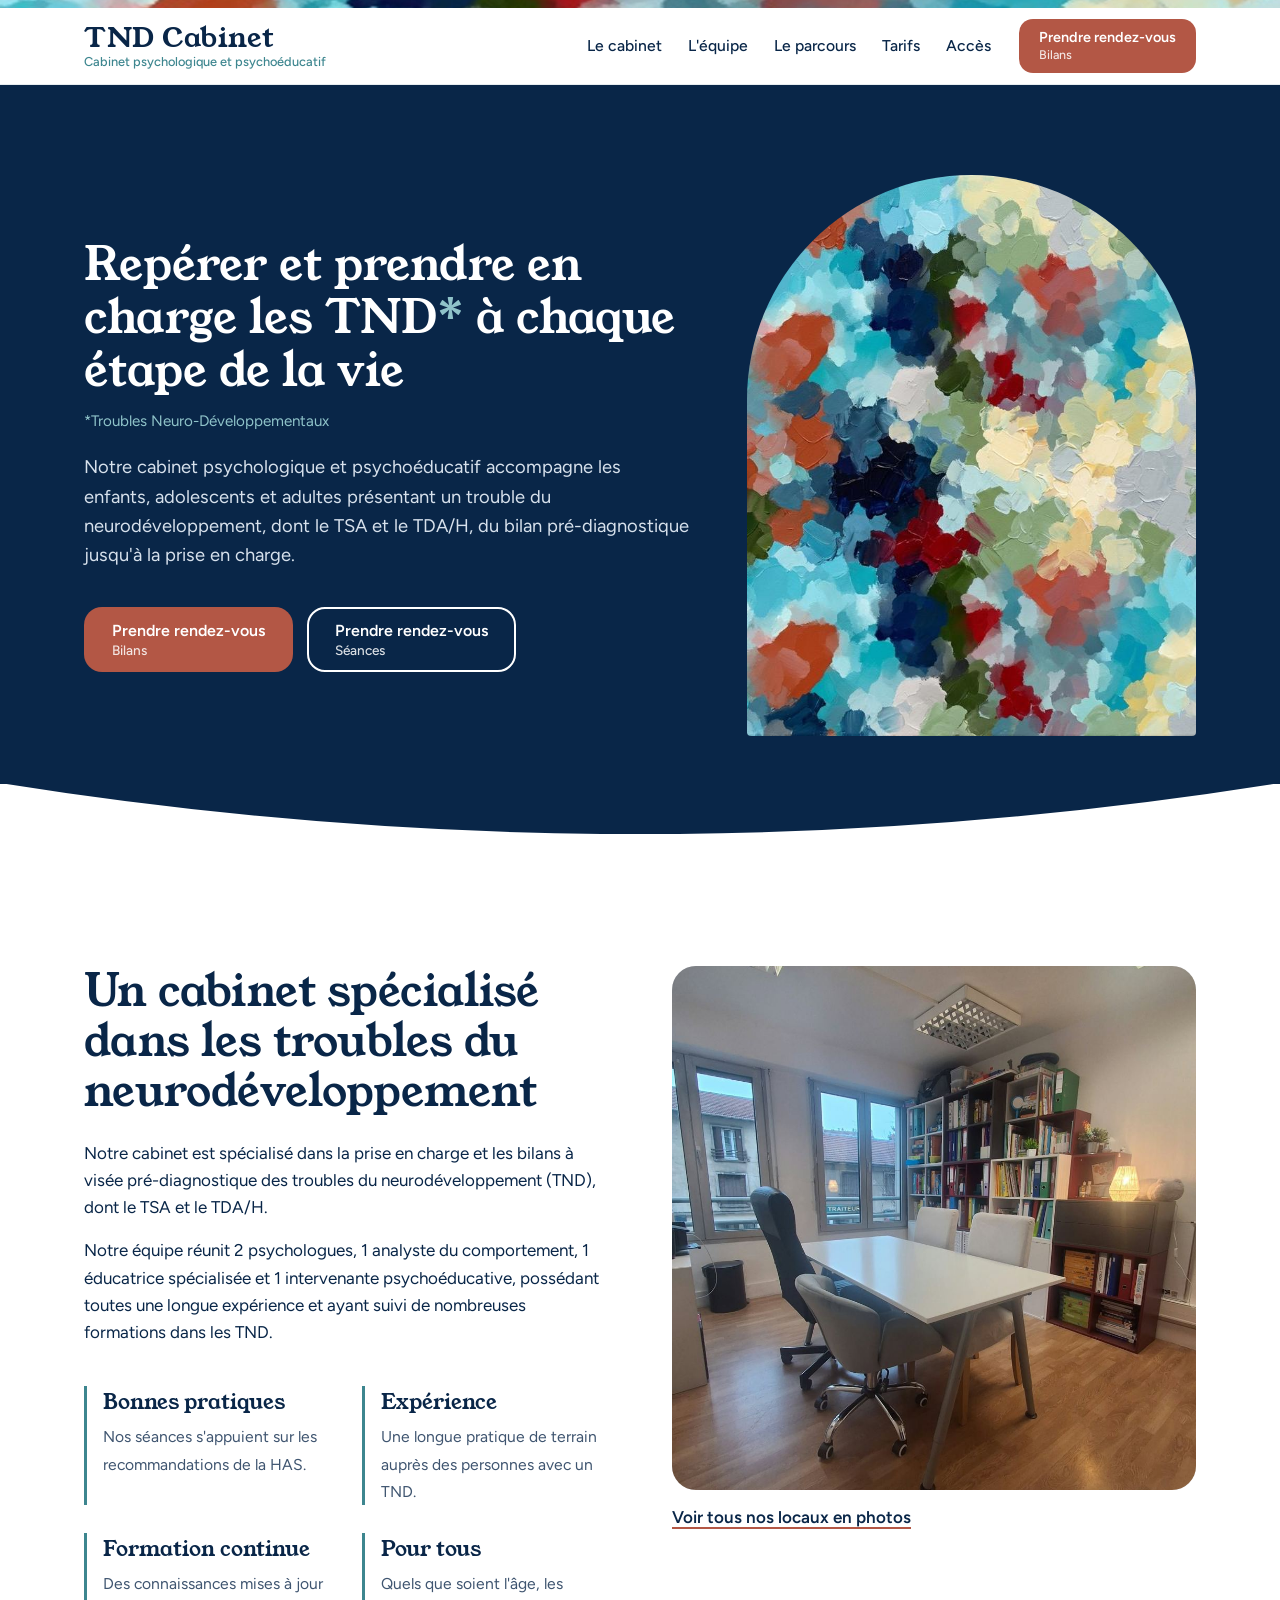
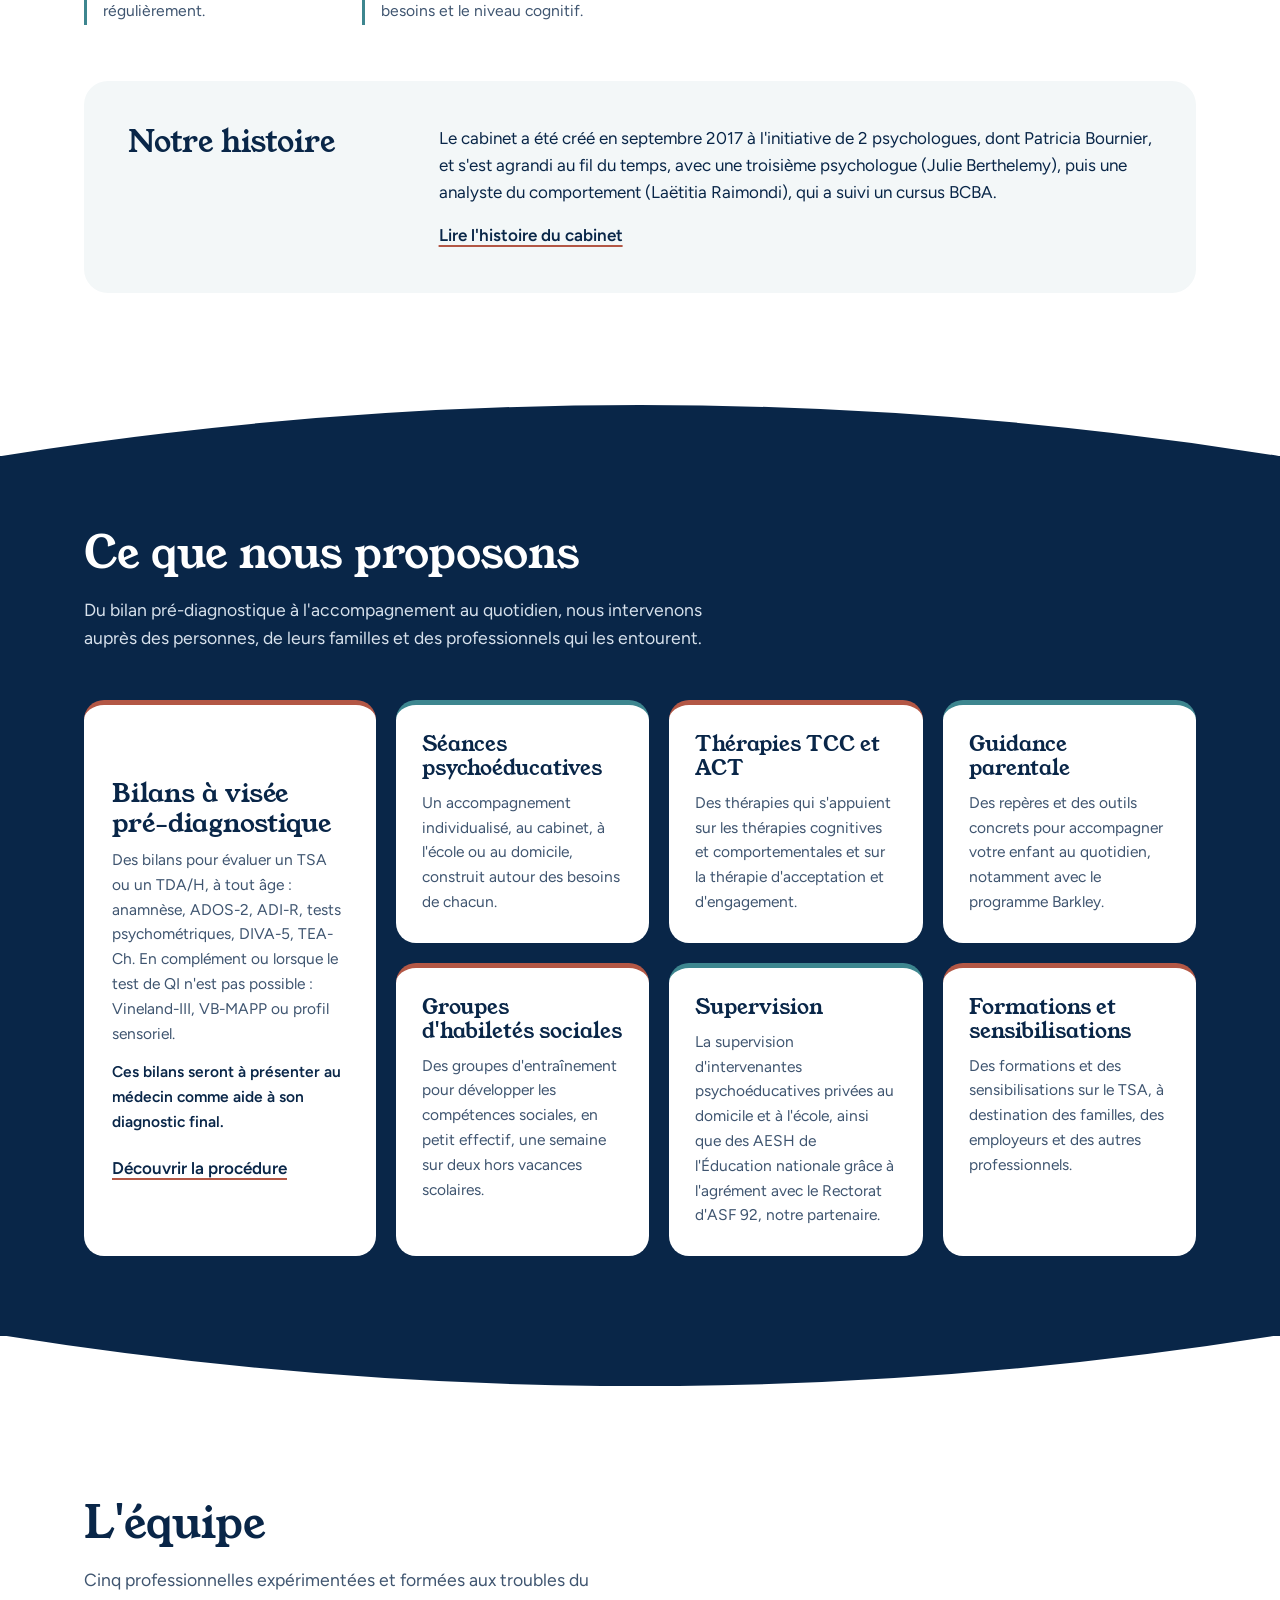
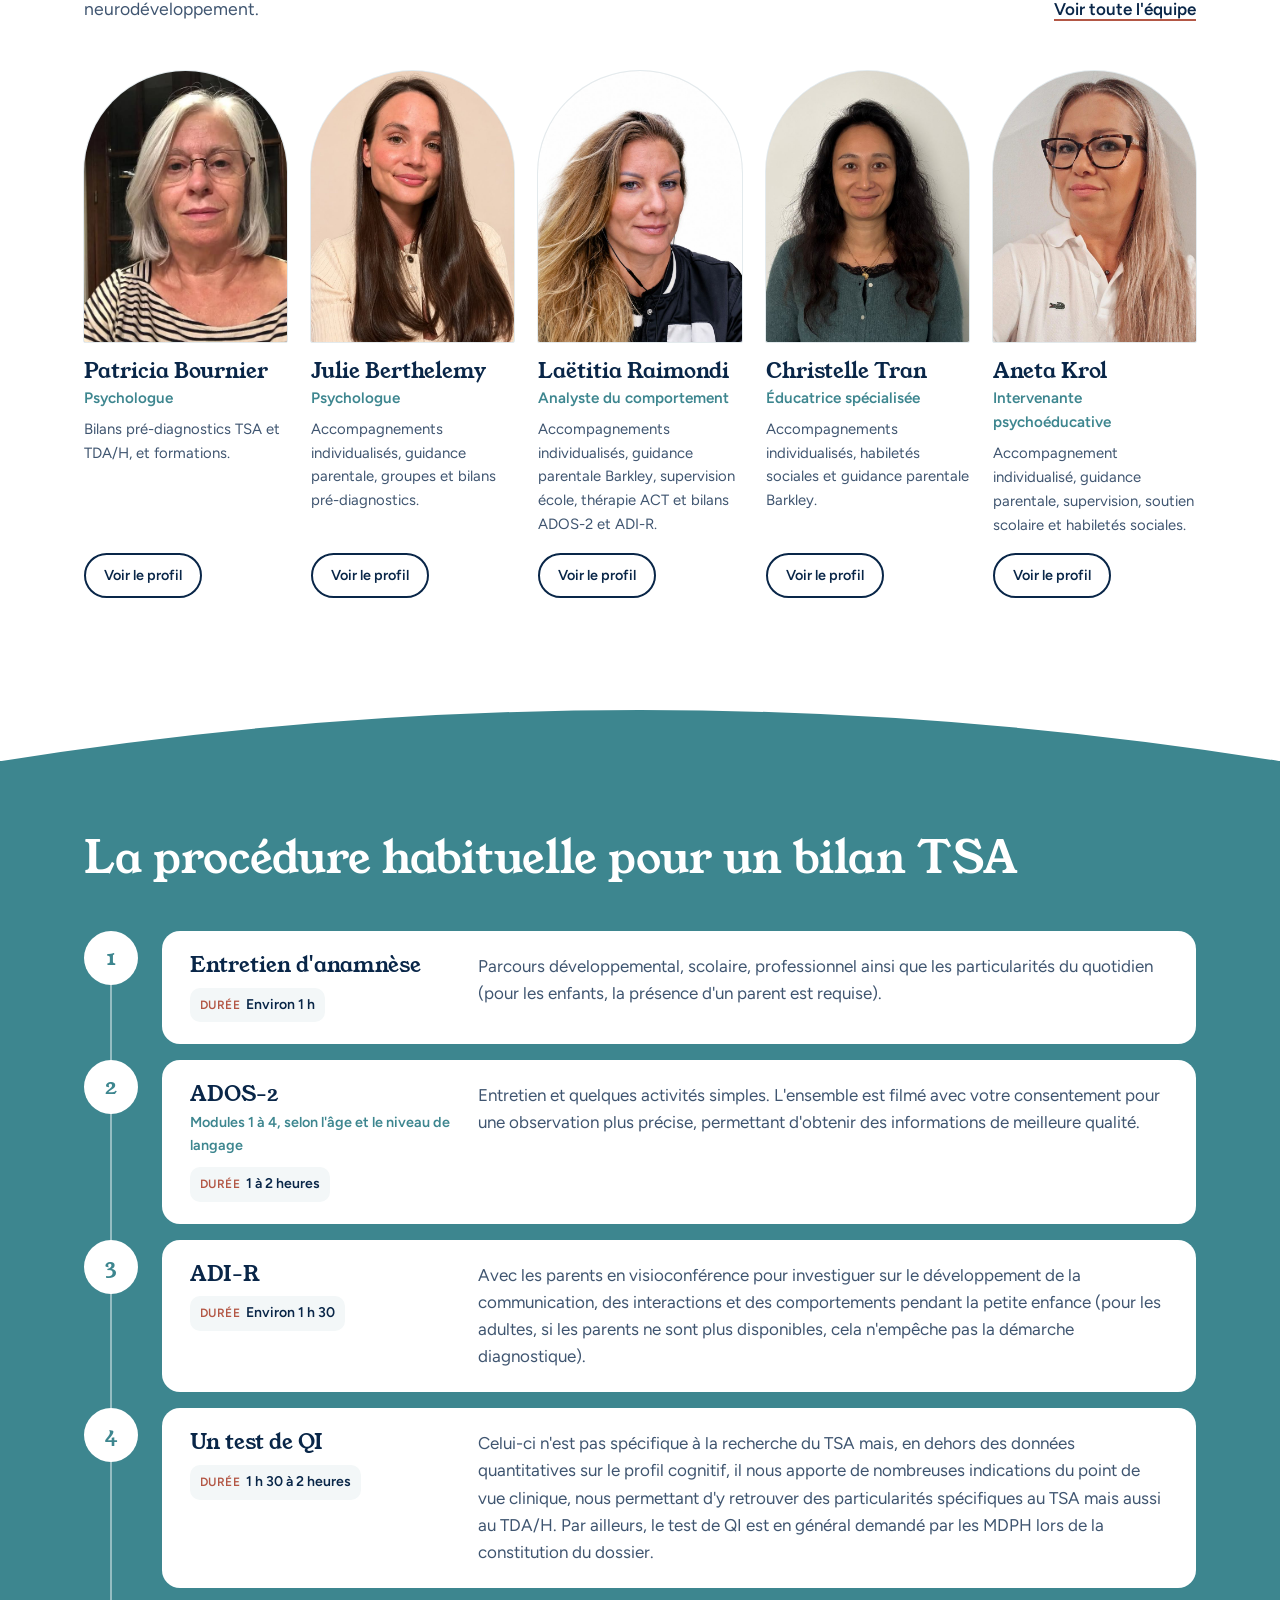
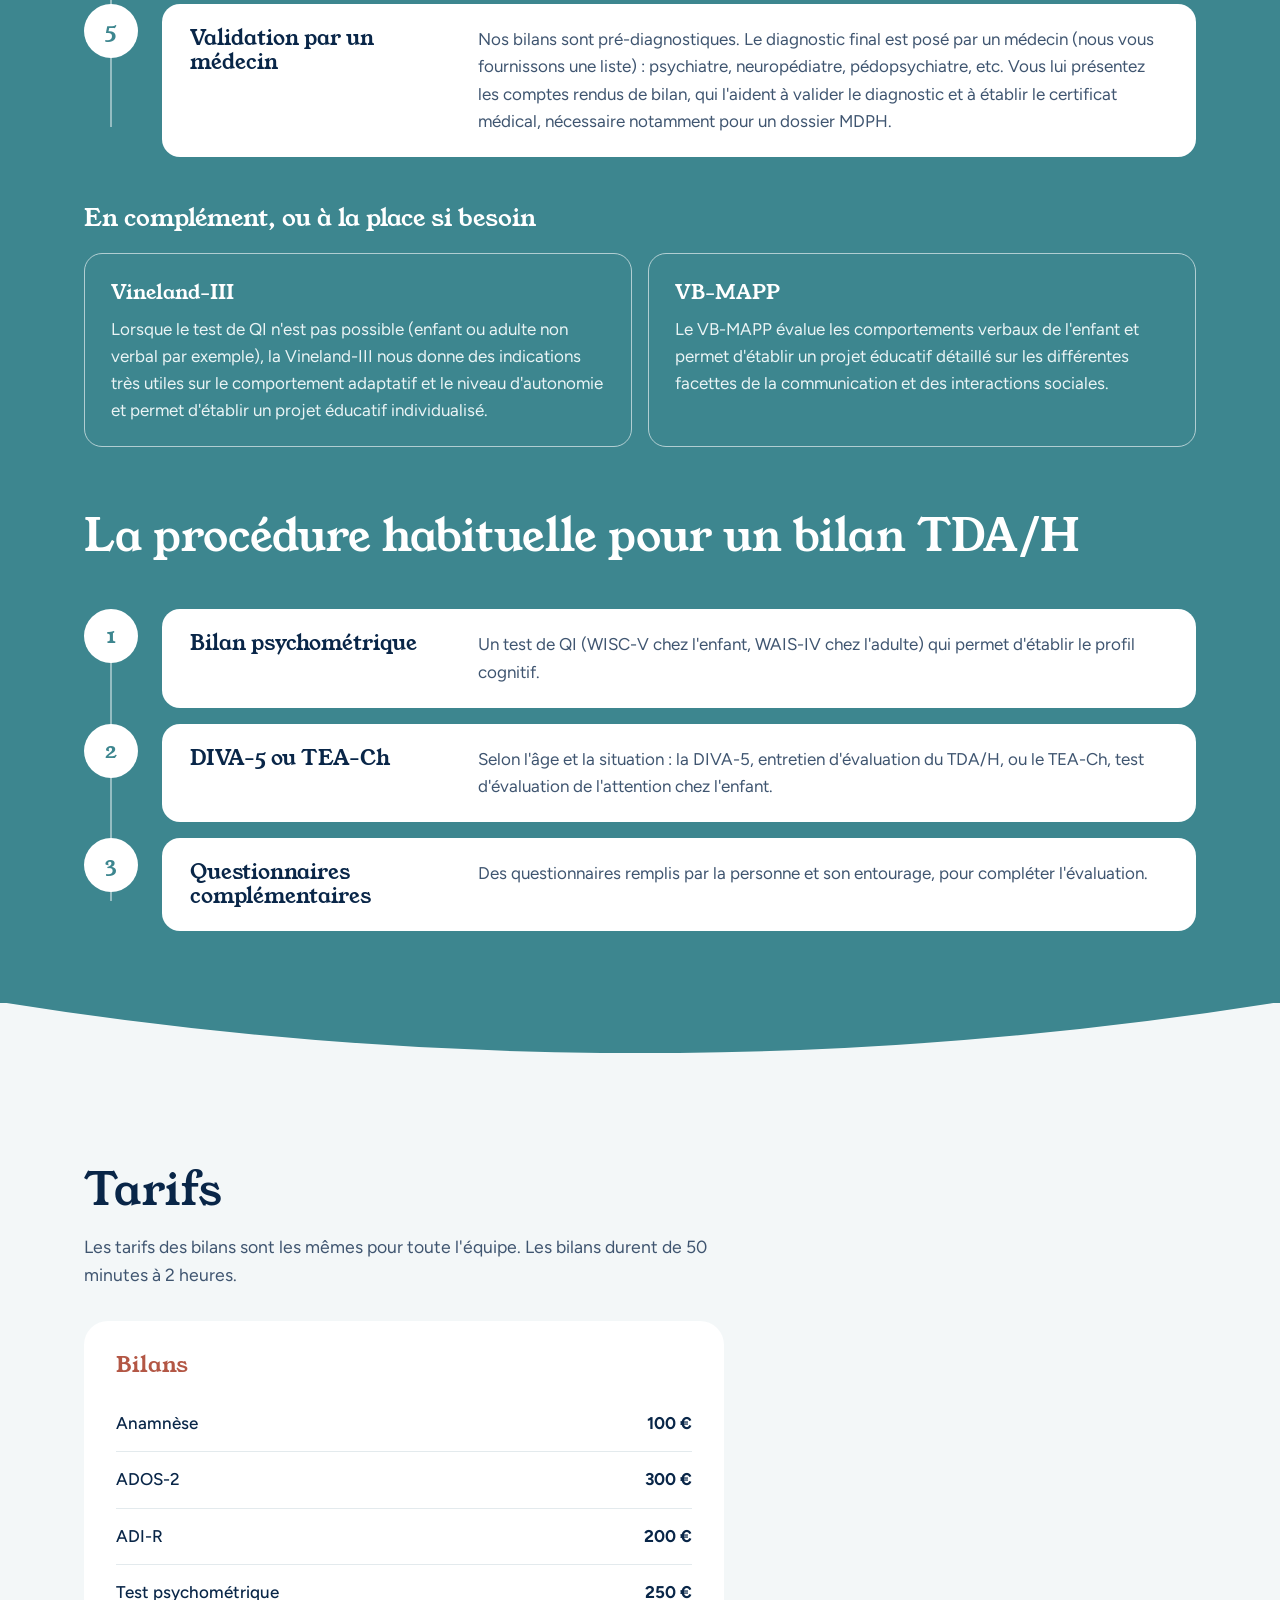
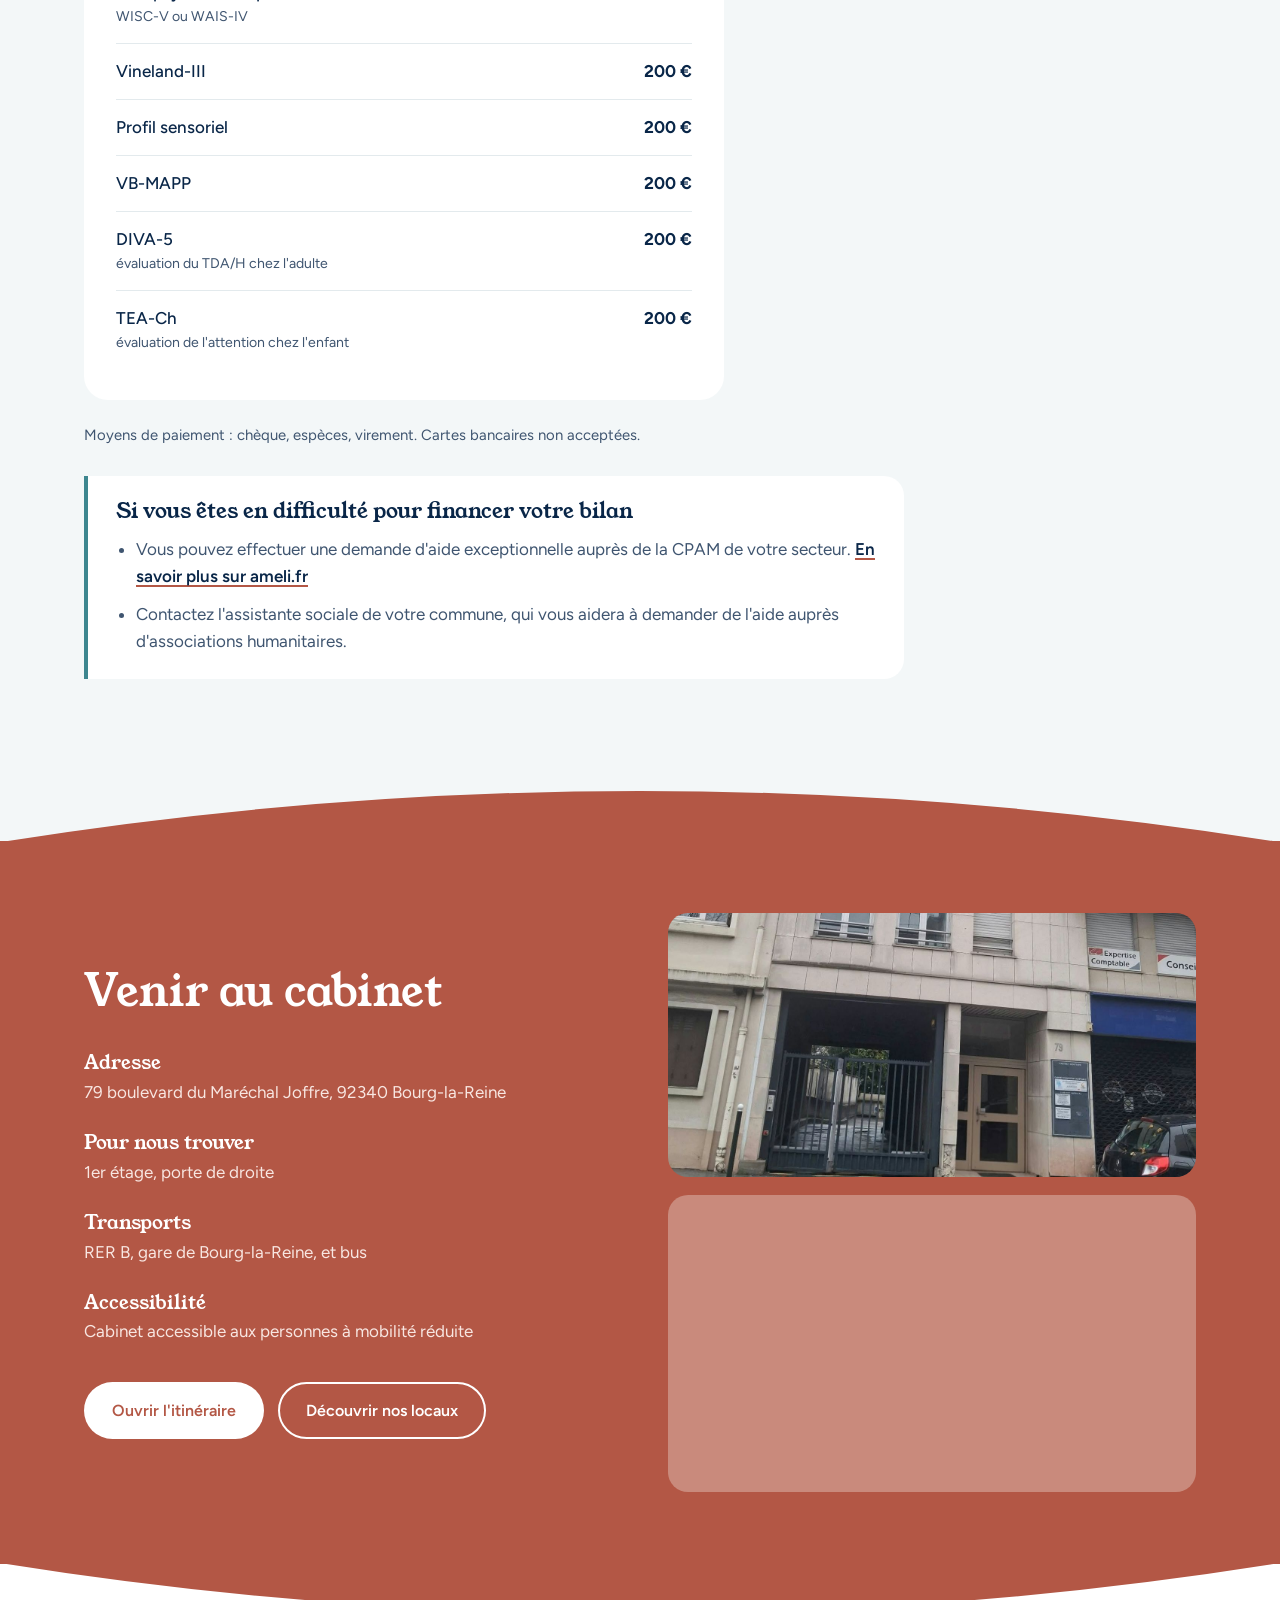
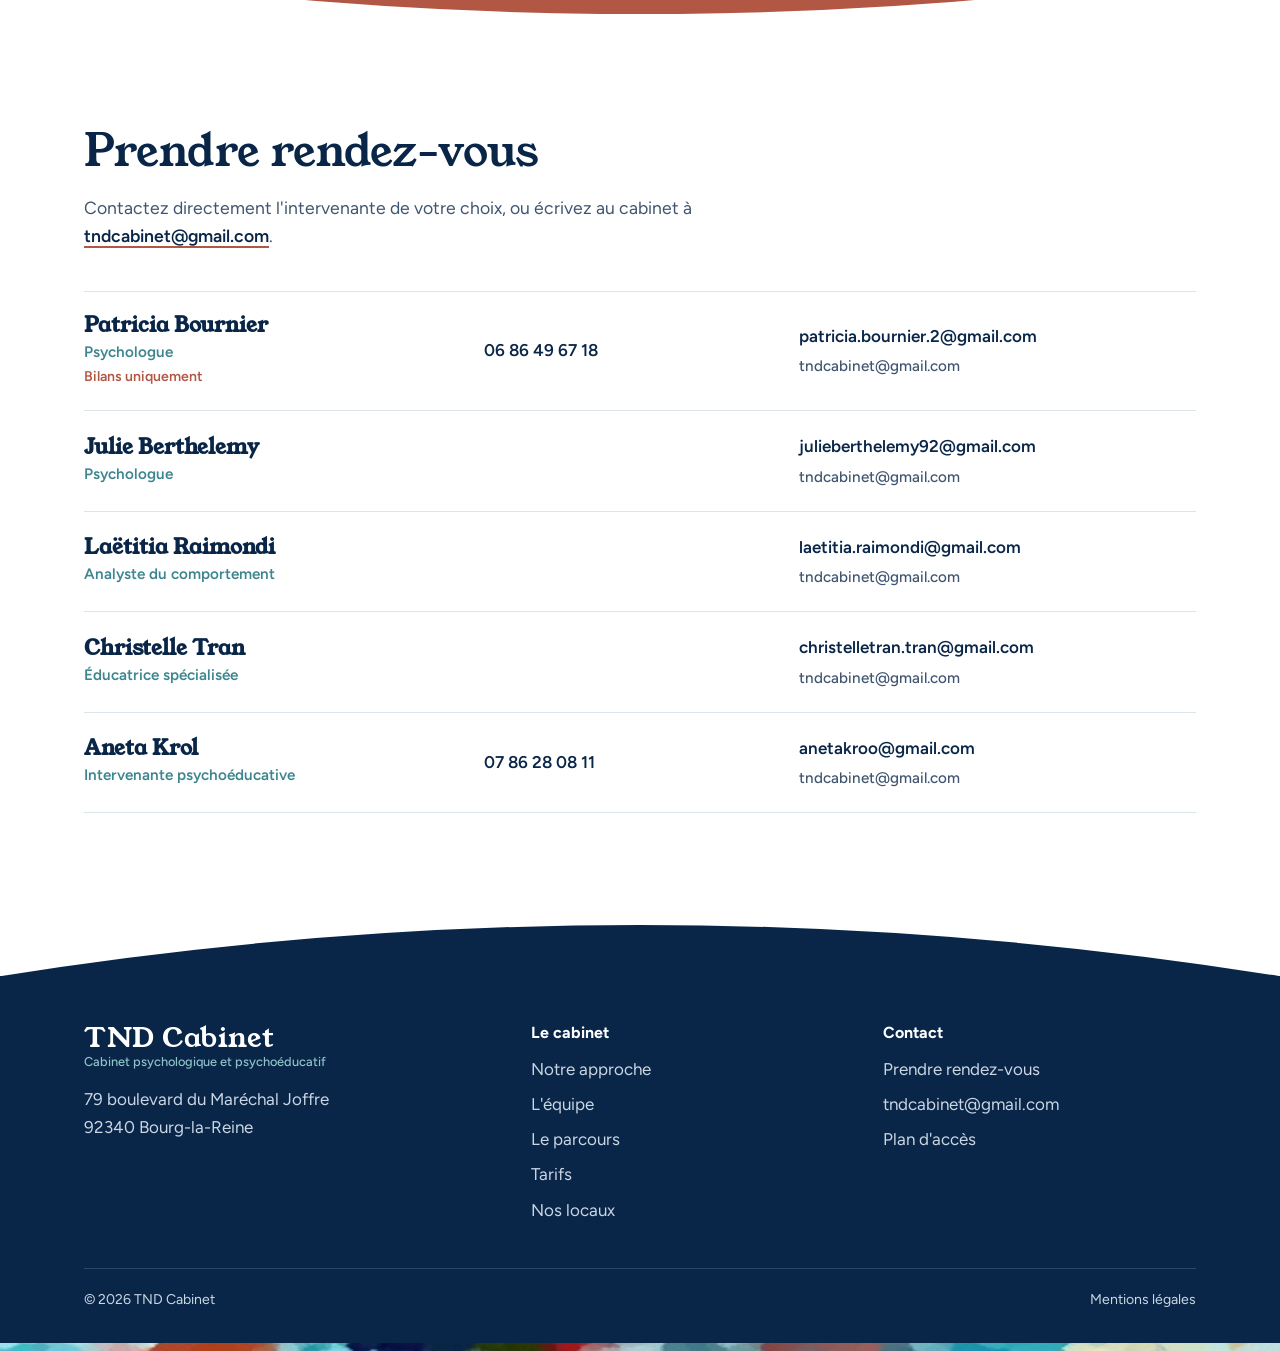
<file: index.html>
<!DOCTYPE html>
<html lang="fr">
<head>
<meta charset="UTF-8">
<meta name="viewport" content="width=device-width, initial-scale=1, viewport-fit=cover">
<title>TND Cabinet | Cabinet psychologique et psychoéducatif à Bourg-la-Reine</title>
<meta name="description" content="Cabinet psychologique et psychoéducatif à Bourg-la-Reine, spécialisé dans les bilans à visée pré-diagnostique et la prise en charge des troubles du neurodéveloppement, dont le TSA et le TDA/H.">
<link rel="preconnect" href="https://fonts.googleapis.com">
<link rel="preconnect" href="https://fonts.gstatic.com" crossorigin>
<link href="https://fonts.googleapis.com/css2?family=Young+Serif&family=Figtree:wght@400;500;600;700&display=swap" rel="stylesheet">
<link rel="icon" href="favicon.svg" type="image/svg+xml">
<link rel="icon" href="favicon-32.png" type="image/png" sizes="32x32">
<link rel="apple-touch-icon" href="apple-touch-icon.png">
<meta name="theme-color" content="#092648">
<link rel="stylesheet" href="style.css">
</head>
<body>

<header class="entete">
  <div class="motif-bande" aria-hidden="true"></div>
  <div class="conteneur">
    <a href="#haut" class="logo" aria-label="TND Cabinet, accueil">
      <strong>TND Cabinet</strong>
      <span>Cabinet psychologique et psychoéducatif</span>
    </a>
    <button class="burger" aria-label="Ouvrir le menu" aria-expanded="false" aria-controls="menu">
      <span></span><span></span><span></span>
    </button>
    <nav class="nav" id="menu" aria-label="Navigation principale">
      <ul>
        <li><a href="#cabinet">Le cabinet</a></li>
        <li><a href="#equipe">L'équipe</a></li>
        <li><a href="#parcours">Le parcours</a></li>
        <li><a href="#tarifs">Tarifs</a></li>
        <li><a href="#acces">Accès</a></li>
      </ul>
      <div class="nav-rdv">
        <a href="https://perfactive.fr/patricia-bournier/info" class="btn btn-principal btn-rdv" target="_blank" rel="noopener">Prendre rendez-vous<span>Bilans</span></a>
      </div>
    </nav>
  </div>
</header>

<main id="haut">

  <!-- HERO -->
  <section class="bande hero" aria-labelledby="titre-hero">
    <div class="conteneur">
      <div>
        <h1 id="titre-hero">Repérer et prendre en charge les TND<span class="asterisque" aria-hidden="true">*</span> à chaque étape de la vie</h1>
        <p class="renvoi"><span aria-hidden="true">*</span>Troubles Neuro-Développementaux</p>
        <p>Notre cabinet psychologique et psychoéducatif accompagne les enfants, adolescents et adultes présentant un trouble du neurodéveloppement, dont le TSA et le TDA/H, du bilan pré-diagnostique jusqu'à la prise en charge.</p>
        <div class="actions">
          <a href="https://perfactive.fr/patricia-bournier/info" class="btn btn-principal btn-rdv" target="_blank" rel="noopener">Prendre rendez-vous<span>Bilans</span></a>
          <a href="#contact" class="btn btn-contour btn-rdv">Prendre rendez-vous<span>Séances</span></a>
        </div>
      </div>
      <img class="img arche hero-motif" src="[data-uri]" alt="" width="800" height="800">
    </div>
  </section>
  <svg class="courbe courbe-bas hero-couleur" viewBox="0 0 1440 56" preserveAspectRatio="none" aria-hidden="true"><path d="M0 0 Q720 112 1440 0 Z"/></svg>

  <!-- LE CABINET -->
  <section class="section intro-section" id="cabinet" aria-labelledby="titre-cabinet">
    <div class="conteneur cabinet">
      <div class="texte">
        <h2 id="titre-cabinet">Un cabinet spécialisé dans les troubles du neurodéveloppement</h2>
        <p>Notre cabinet est spécialisé dans la prise en charge et les bilans à visée pré-diagnostique des troubles du neurodéveloppement (TND), dont le TSA et le TDA/H.</p>
        <p>Notre équipe réunit 2 psychologues, 1 analyste du comportement, 1 éducatrice spécialisée et 1 intervenante psychoéducative, possédant toutes une longue expérience et ayant suivi de nombreuses formations dans les TND.</p>
        <ul class="valeurs">
          <li><strong>Bonnes pratiques</strong><span>Nos séances s'appuient sur les recommandations de la HAS.</span></li>
          <li><strong>Expérience</strong><span>Une longue pratique de terrain auprès des personnes avec un TND.</span></li>
          <li><strong>Formation continue</strong><span>Des connaissances mises à jour régulièrement.</span></li>
          <li><strong>Pour tous</strong><span>Quels que soient l'âge, les besoins et le niveau cognitif.</span></li>
        </ul>
      </div>
      <figure class="cabinet-figure">
        <img class="img photo-cabinet" src="images/bureau-2.jpg" alt="Bureau de consultation avec une grande table blanche au centre et des étagères remplies de jeux et de classeurs" width="1002" height="1200" loading="lazy">
        <figcaption><a href="nos-locaux.html" class="lien">Voir tous nos locaux en photos</a></figcaption>
      </figure>
    </div>
    <div class="conteneur">
      <div class="histoire-bloc">
        <h3>Notre histoire</h3>
        <div>
          <p>Le cabinet a été créé en septembre 2017 à l'initiative de 2 psychologues, dont Patricia Bournier, et s'est agrandi au fil du temps, avec une troisième psychologue (Julie Berthelemy), puis une analyste du comportement (Laëtitia Raimondi), qui a suivi un cursus BCBA.</p>
          <div class="texte-repliable" id="histoire-cabinet">
            <p>Une éducatrice spécialisée (Christelle Tran) et une accompagnante psychoéducative (Aneta Krol) sont venues compléter l'équipe.</p>
            <p>Nous avons toutes développé nos compétences en étant d'abord accompagnantes supervisées d'enfants avec un TND, à l'école et au domicile. Nous participons également régulièrement à des formations pour étendre et mettre à jour nos connaissances.</p>
          </div>
          <button type="button" class="lire-plus" aria-expanded="true" aria-controls="histoire-cabinet" hidden>Réduire</button>
        </div>
      </div>
    </div>
  </section>

  <!-- CE QUE NOUS PROPOSONS -->
  <svg class="courbe courbe-haut propose-couleur" viewBox="0 0 1440 56" preserveAspectRatio="none" aria-hidden="true"><path d="M0 56 Q720 -56 1440 56 Z"/></svg>
  <section class="bande propose" id="propose" aria-labelledby="titre-propose">
    <div class="conteneur">
      <h2 id="titre-propose">Ce que nous proposons</h2>
      <p class="chapeau">Du bilan pré-diagnostique à l'accompagnement au quotidien, nous intervenons auprès des personnes, de leurs familles et des professionnels qui les entourent.</p>
      <ul class="services">
        <li class="service service-vedette">
          <h3>Bilans à visée <span class="insecable">pré-diagnostique</span></h3>
          <p>Des bilans pour évaluer un TSA ou un TDA/H, à tout âge : anamnèse, ADOS-2, ADI-R, tests psychométriques, DIVA-5, TEA-Ch. En complément ou lorsque le test de QI n'est pas possible : Vineland-III, VB-MAPP ou profil sensoriel.</p>
          <p class="note-medecin">Ces bilans seront à présenter au médecin comme aide à son diagnostic final.</p>
          <a href="#parcours" class="lien">Découvrir la procédure</a>
        </li>
        <li class="service">
          <h3>Séances psychoéducatives</h3>
          <p>Un accompagnement individualisé, au cabinet, à l'école ou au domicile, construit autour des besoins de chacun.</p>
        </li>
        <li class="service">
          <h3>Thérapies TCC et ACT</h3>
          <p>Des thérapies qui s'appuient sur les thérapies cognitives et comportementales et sur la thérapie d'acceptation et d'engagement.</p>
        </li>
        <li class="service">
          <h3>Guidance parentale</h3>
          <p>Des repères et des outils concrets pour accompagner votre enfant au quotidien, notamment avec le programme Barkley.</p>
        </li>
        <li class="service">
          <h3>Groupes d'habiletés sociales</h3>
          <p>Des groupes d'entraînement pour développer les compétences sociales, en petit effectif, une semaine sur deux hors vacances scolaires.</p>
        </li>
        <li class="service">
          <h3>Supervision</h3>
          <p>La supervision d'intervenantes psychoéducatives privées au domicile et à l'école, ainsi que des AESH de l'Éducation nationale grâce à l'agrément avec le Rectorat d'ASF 92, notre partenaire.</p>
        </li>
        <li class="service">
          <h3>Formations et sensibilisations</h3>
          <p>Des formations et des sensibilisations sur le TSA, à destination des familles, des employeurs et des autres professionnels.</p>
        </li>
      </ul>
    </div>
  </section>
  <svg class="courbe courbe-bas propose-couleur" viewBox="0 0 1440 56" preserveAspectRatio="none" aria-hidden="true"><path d="M0 0 Q720 112 1440 0 Z"/></svg>

  <!-- ÉQUIPE -->
  <section class="section" id="equipe" aria-labelledby="titre-equipe">
    <div class="conteneur">
      <div class="equipe-tete">
        <div>
          <h2 id="titre-equipe">L'équipe</h2>
          <p class="chapeau">Cinq professionnelles expérimentées et formées aux troubles du neurodéveloppement.</p>
        </div>
        <a href="equipe.html" class="lien">Voir toute l'équipe</a>
      </div>
      <ul class="equipe">
        <li class="membre">
          <a href="patricia-bournier.html" class="membre-lien">
            <img class="img arche " src="images/patricia.jpg" alt="Portrait de Patricia Bournier" loading="lazy" width="720" height="960">
            <h3>Patricia Bournier</h3>
          </a>
          <p class="role">Psychologue</p>
          <p class="desc">Bilans pré-diagnostics TSA et TDA/H, et formations.</p>
          <a href="patricia-bournier.html" class="btn btn-mini" aria-label="Voir le profil de Patricia Bournier">Voir le profil</a>
        </li>
        <li class="membre">
          <a href="julie-berthelemy.html" class="membre-lien">
            <img class="img arche " src="images/julie.jpg" alt="Portrait de Julie Berthelemy" loading="lazy" width="720" height="960">
            <h3>Julie Berthelemy</h3>
          </a>
          <p class="role">Psychologue</p>
          <p class="desc">Accompagnements individualisés, guidance parentale, groupes et bilans pré-diagnostics.</p>
          <a href="julie-berthelemy.html" class="btn btn-mini" aria-label="Voir le profil de Julie Berthelemy">Voir le profil</a>
        </li>
        <li class="membre">
          <a href="laetitia-raimondi.html" class="membre-lien">
            <img class="img arche " src="images/laetitia.jpg" alt="Portrait de Laëtitia Raimondi" loading="lazy" width="720" height="960">
            <h3>Laëtitia Raimondi</h3>
          </a>
          <p class="role">Analyste du comportement</p>
          <p class="desc">Accompagnements individualisés, guidance parentale Barkley, supervision école, thérapie ACT et bilans ADOS-2 et ADI-R.</p>
          <a href="laetitia-raimondi.html" class="btn btn-mini" aria-label="Voir le profil de Laëtitia Raimondi">Voir le profil</a>
        </li>
        <li class="membre">
          <a href="christelle-tran.html" class="membre-lien">
            <img class="img arche " src="images/christelle.jpg" alt="Portrait de Christelle Tran" loading="lazy" width="720" height="960">
            <h3>Christelle Tran</h3>
          </a>
          <p class="role">Éducatrice spécialisée</p>
          <p class="desc">Accompagnements individualisés, habiletés sociales et guidance parentale Barkley.</p>
          <a href="christelle-tran.html" class="btn btn-mini" aria-label="Voir le profil de Christelle Tran">Voir le profil</a>
        </li>
        <li class="membre">
          <a href="aneta-krol.html" class="membre-lien">
            <img class="img arche " src="images/aneta.jpg" alt="Portrait de Aneta Krol" loading="lazy" width="720" height="960">
            <h3>Aneta Krol</h3>
          </a>
          <p class="role">Intervenante psychoéducative</p>
          <p class="desc">Accompagnement individualisé, guidance parentale, supervision, soutien scolaire et habiletés sociales.</p>
          <a href="aneta-krol.html" class="btn btn-mini" aria-label="Voir le profil de Aneta Krol">Voir le profil</a>
        </li>
      </ul>
    </div>
  </section>

  <!-- PARCOURS -->
  <svg class="courbe courbe-haut parcours-couleur" viewBox="0 0 1440 56" preserveAspectRatio="none" aria-hidden="true"><path d="M0 56 Q720 -56 1440 56 Z"/></svg>
  <section class="bande parcours" id="parcours" aria-labelledby="titre-parcours">
    <div class="conteneur">
      <h2 id="titre-parcours">La procédure habituelle pour un bilan TSA</h2>
      <ol class="procedure">
        <li class="pas">
          <div class="num" aria-hidden="true">1</div>
          <div class="pas-carte">
            <div class="pas-titre">
              <h3>Entretien d'anamnèse</h3><p class="pas-duree"><span>Durée</span> Environ 1 h</p>
            </div>
            <p class="pas-texte">Parcours développemental, scolaire, professionnel ainsi que les particularités du quotidien (pour les enfants, la présence d'un parent est requise).</p>
          </div>
        </li>
        <li class="pas">
          <div class="num" aria-hidden="true">2</div>
          <div class="pas-carte">
            <div class="pas-titre">
              <h3>ADOS-2</h3><p class="pas-duree"><span>Durée</span> 1 à 2 heures</p><p class="pas-precision">Modules 1 à 4, selon l'âge et le niveau de langage</p>
            </div>
            <p class="pas-texte">Entretien et quelques activités simples. L'ensemble est filmé avec votre consentement pour une observation plus précise, permettant d'obtenir des informations de meilleure qualité.</p>
          </div>
        </li>
        <li class="pas">
          <div class="num" aria-hidden="true">3</div>
          <div class="pas-carte">
            <div class="pas-titre">
              <h3>ADI-R</h3><p class="pas-duree"><span>Durée</span> Environ 1 h 30</p>
            </div>
            <p class="pas-texte">Avec les parents en visioconférence pour investiguer sur le développement de la communication, des interactions et des comportements pendant la petite enfance (pour les adultes, si les parents ne sont plus disponibles, cela n'empêche pas la démarche diagnostique).</p>
          </div>
        </li>
        <li class="pas">
          <div class="num" aria-hidden="true">4</div>
          <div class="pas-carte">
            <div class="pas-titre">
              <h3>Un test de QI</h3><p class="pas-duree"><span>Durée</span> 1 h 30 à 2 heures</p>
            </div>
            <p class="pas-texte">Celui-ci n'est pas spécifique à la recherche du TSA mais, en dehors des données quantitatives sur le profil cognitif, il nous apporte de nombreuses indications du point de vue clinique, nous permettant d'y retrouver des particularités spécifiques au TSA mais aussi au TDA/H. Par ailleurs, le test de QI est en général demandé par les MDPH lors de la constitution du dossier.</p>
          </div>
        </li>
        <li class="pas">
          <div class="num" aria-hidden="true">5</div>
          <div class="pas-carte">
            <div class="pas-titre">
              <h3>Validation par un médecin</h3>
            </div>
            <p class="pas-texte">Nos bilans sont pré-diagnostiques. Le diagnostic final est posé par un médecin (nous vous fournissons une liste) : psychiatre, neuropédiatre, pédopsychiatre, etc. Vous lui présentez les comptes rendus de bilan, qui l'aident à valider le diagnostic et à établir le certificat médical, nécessaire notamment pour un dossier MDPH.</p>
          </div>
        </li>
      </ol>
      <h3 class="complement-titre">En complément, ou à la place si besoin</h3>
      <ul class="complements">
        <li>
          <h4>Vineland-III</h4>
          <p>Lorsque le test de QI n'est pas possible (enfant ou adulte non verbal par exemple), la Vineland-III nous donne des indications très utiles sur le comportement adaptatif et le niveau d'autonomie et permet d'établir un projet éducatif individualisé.</p>
        </li>
        <li>
          <h4>VB-MAPP</h4>
          <p>Le VB-MAPP évalue les comportements verbaux de l'enfant et permet d'établir un projet éducatif détaillé sur les différentes facettes de la communication et des interactions sociales.</p>
        </li>
      </ul>
      <h2 class="procedure-titre-2">La procédure habituelle pour un bilan TDA/H</h2>
      <ol class="procedure">
        <li class="pas">
          <div class="num" aria-hidden="true">1</div>
          <div class="pas-carte">
            <div class="pas-titre">
              <h3>Bilan psychométrique</h3>
            </div>
            <p class="pas-texte">Un test de QI (WISC-V chez l'enfant, WAIS-IV chez l'adulte) qui permet d'établir le profil cognitif.</p>
          </div>
        </li>
        <li class="pas">
          <div class="num" aria-hidden="true">2</div>
          <div class="pas-carte">
            <div class="pas-titre">
              <h3>DIVA-5 ou TEA-Ch</h3>
            </div>
            <p class="pas-texte">Selon l'âge et la situation : la DIVA-5, entretien d'évaluation du TDA/H, ou le TEA-Ch, test d'évaluation de l'attention chez l'enfant.</p>
          </div>
        </li>
        <li class="pas">
          <div class="num" aria-hidden="true">3</div>
          <div class="pas-carte">
            <div class="pas-titre">
              <h3>Questionnaires complémentaires</h3>
            </div>
            <p class="pas-texte">Des questionnaires remplis par la personne et son entourage, pour compléter l'évaluation.</p>
          </div>
        </li>
      </ol>
    </div>
  </section>
  <svg class="courbe courbe-bas parcours-couleur" viewBox="0 0 1440 56" preserveAspectRatio="none" aria-hidden="true" style="background:var(--fond-doux)"><path d="M0 0 Q720 112 1440 0 Z"/></svg>

  <!-- TARIFS -->
  <section class="section tarifs-fond" id="tarifs" aria-labelledby="titre-tarifs">
    <div class="conteneur">
      <h2 id="titre-tarifs">Tarifs</h2>
      <p class="chapeau">Les tarifs des bilans sont les mêmes pour toute l'équipe. Les bilans durent de 50 minutes à 2 heures.</p>
      <div class="tarifs tarifs-1">
        <div class="tarif-bloc">
          <h3>Bilans</h3>
          <dl>
            <div class="ligne"><dt>Anamnèse</dt><dd>100 €</dd></div>
            <div class="ligne"><dt>ADOS-2</dt><dd>300 €</dd></div>
            <div class="ligne"><dt>ADI-R</dt><dd>200 €</dd></div>
            <div class="ligne"><dt>Test psychométrique<small>WISC-V ou WAIS-IV</small></dt><dd>250 €</dd></div>
            <div class="ligne"><dt>Vineland-III</dt><dd>200 €</dd></div>
            <div class="ligne"><dt>Profil sensoriel</dt><dd>200 €</dd></div>
            <div class="ligne"><dt>VB-MAPP</dt><dd>200 €</dd></div>
            <div class="ligne"><dt>DIVA-5<small>évaluation du TDA/H chez l'adulte</small></dt><dd>200 €</dd></div>
            <div class="ligne"><dt>TEA-Ch<small>évaluation de l'attention chez l'enfant</small></dt><dd>200 €</dd></div>
          </dl>
        </div>
      </div>
      <p class="note">Moyens de paiement : chèque, espèces, virement. Cartes bancaires non acceptées.</p>
      <aside class="aide-financement" aria-labelledby="titre-aide">
        <h3 id="titre-aide">Si vous êtes en difficulté pour financer votre bilan</h3>
        <ul>
          <li>Vous pouvez effectuer une demande d'aide exceptionnelle auprès de la CPAM de votre secteur. <a href="https://www.ameli.fr/assure/droits-demarches/difficultes-acces-droits-soins/aides-financieres-individuelles" target="_blank" rel="noopener">En savoir plus sur ameli.fr</a></li>
          <li>Contactez l'assistante sociale de votre commune, qui vous aidera à demander de l'aide auprès d'associations humanitaires.</li>
        </ul>
      </aside>
    </div>
  </section>

  <!-- ACCÈS -->
  <svg class="courbe courbe-haut acces-couleur" viewBox="0 0 1440 56" preserveAspectRatio="none" aria-hidden="true" style="background:var(--fond-doux)"><path d="M0 56 Q720 -56 1440 56 Z"/></svg>
  <section class="bande acces" id="acces" aria-labelledby="titre-acces">
    <div class="conteneur">
      <div>
        <h2 id="titre-acces">Venir au cabinet</h2>
        <ul class="infos-acces">
          <li><strong>Adresse</strong><span>79 boulevard du Maréchal Joffre, 92340 Bourg-la-Reine</span></li>
          <li><strong>Pour nous trouver</strong><span>1er étage, porte de droite</span></li>
          <li><strong>Transports</strong><span>RER B, gare de Bourg-la-Reine, et bus</span></li>
          <li><strong>Accessibilité</strong><span>Cabinet accessible aux personnes à mobilité réduite</span></li>
        </ul>
        <a href="https://www.google.com/maps/search/?api=1&amp;query=79+boulevard+du+Mar%C3%A9chal+Joffre+92340+Bourg-la-Reine" target="_blank" rel="noopener" class="btn">Ouvrir l'itinéraire</a>
        <a href="nos-locaux.html" class="btn btn-contour btn-locaux">Découvrir nos locaux</a>
      </div>
      <div class="visuels-acces">
        <img class="img img-facade facade-large" src="images/facade.jpg" alt="Rez-de-chaussée du 79 boulevard du Maréchal Joffre : portail du parking, porte d'entrée vitrée et magasin voisin au store bleu" width="1400" height="702" loading="lazy">
        <iframe class="carte-img carte-google" src="https://www.google.com/maps?q=79+boulevard+du+Mar%C3%A9chal+Joffre,+92340+Bourg-la-Reine&amp;output=embed" title="Plan d'accès au cabinet, 79 boulevard du Maréchal Joffre, 92340 Bourg-la-Reine" loading="lazy" referrerpolicy="no-referrer-when-downgrade" allowfullscreen></iframe>
      </div>
    </div>
  </section>
  <svg class="courbe courbe-bas acces-couleur" viewBox="0 0 1440 56" preserveAspectRatio="none" aria-hidden="true"><path d="M0 0 Q720 112 1440 0 Z"/></svg>

  <!-- CONTACT -->
  <section class="section" id="contact" aria-labelledby="titre-contact">
    <div class="conteneur">
      <h2 id="titre-contact">Prendre rendez-vous</h2>
      <p class="chapeau">Contactez directement l'intervenante de votre choix, ou écrivez au cabinet à <a class="lien" href="mailto:tndcabinet@gmail.com">tndcabinet@gmail.com</a>.</p>
      <ul class="contacts">
        <li class="contact-carte">
          <div class="qui">
            <h3><a href="patricia-bournier.html">Patricia Bournier</a></h3>
            <p class="role">Psychologue</p>
            <p class="precision">Bilans uniquement</p>
          </div>
          <a href="tel:+33686496718">06 86 49 67 18</a>
          <div class="mails">
            <a href="mailto:patricia.bournier.2@gmail.com">patricia.bournier.2@gmail.com</a>
            <a href="mailto:tndcabinet@gmail.com">tndcabinet@gmail.com</a>
          </div>
        </li>
        <li class="contact-carte">
          <div class="qui">
            <h3><a href="julie-berthelemy.html">Julie Berthelemy</a></h3>
            <p class="role">Psychologue</p>
          </div>
          <span class="sans-tel" aria-hidden="true"></span>
          <div class="mails">
            <a href="mailto:julieberthelemy92@gmail.com">julieberthelemy92@gmail.com</a>
            <a href="mailto:tndcabinet@gmail.com">tndcabinet@gmail.com</a>
          </div>
        </li>
        <li class="contact-carte">
          <div class="qui">
            <h3><a href="laetitia-raimondi.html">Laëtitia Raimondi</a></h3>
            <p class="role">Analyste du comportement</p>
          </div>
          <span class="sans-tel" aria-hidden="true"></span>
          <div class="mails">
            <a href="mailto:laetitia.raimondi@gmail.com">laetitia.raimondi@gmail.com</a>
            <a href="mailto:tndcabinet@gmail.com">tndcabinet@gmail.com</a>
          </div>
        </li>
        <li class="contact-carte">
          <div class="qui">
            <h3><a href="christelle-tran.html">Christelle Tran</a></h3>
            <p class="role">Éducatrice spécialisée</p>
          </div>
          <span class="sans-tel" aria-hidden="true"></span>
          <div class="mails">
            <a href="mailto:christelletran.tran@gmail.com">christelletran.tran@gmail.com</a>
            <a href="mailto:tndcabinet@gmail.com">tndcabinet@gmail.com</a>
          </div>
        </li>
        <li class="contact-carte">
          <div class="qui">
            <h3><a href="aneta-krol.html">Aneta Krol</a></h3>
            <p class="role">Intervenante psychoéducative</p>
          </div>
          <a href="tel:+33786280811">07 86 28 08 11</a>
          <div class="mails">
            <a href="mailto:anetakroo@gmail.com">anetakroo@gmail.com</a>
            <a href="mailto:tndcabinet@gmail.com">tndcabinet@gmail.com</a>
          </div>
        </li>
      </ul>
    </div>
  </section>

</main>

<svg class="courbe courbe-haut pied-couleur" viewBox="0 0 1440 56" preserveAspectRatio="none" aria-hidden="true"><path d="M0 56 Q720 -56 1440 56 Z"/></svg>
<footer class="pied">
  <div class="conteneur">
    <div class="pied-grille">
      <div>
        <a href="#haut" class="logo"><strong>TND Cabinet</strong><span>Cabinet psychologique et psychoéducatif</span></a>
        <p class="adresse">79 boulevard du Maréchal Joffre<br>92340 Bourg-la-Reine</p>
      </div>
      <div>
        <h3>Le cabinet</h3>
        <ul>
          <li><a href="#cabinet">Notre approche</a></li>
          <li><a href="equipe.html">L'équipe</a></li>
          <li><a href="#parcours">Le parcours</a></li>
          <li><a href="#tarifs">Tarifs</a></li>
          <li><a href="nos-locaux.html">Nos locaux</a></li>
        </ul>
      </div>
      <div>
        <h3>Contact</h3>
        <ul>
          <li><a href="#contact">Prendre rendez-vous</a></li>
          <li><a href="mailto:tndcabinet@gmail.com">tndcabinet@gmail.com</a></li>
          <li><a href="#acces">Plan d'accès</a></li>
        </ul>
      </div>
    </div>
    <div class="pied-bas">
      <span>© 2026 TND Cabinet</span>
      <a href="mentions-legales.html">Mentions légales</a>
    </div>
  </div>
  <div class="motif-bande" aria-hidden="true"></div>
</footer>

<div class="cta-mobile" id="cta-mobile" aria-hidden="true">
  <a href="https://perfactive.fr/patricia-bournier/info" class="btn btn-principal btn-rdv" target="_blank" rel="noopener" tabindex="-1">Prendre rendez-vous<span>Bilans</span></a>
</div>

<script src="script.js" defer></script>
</body>
</html>
</file>
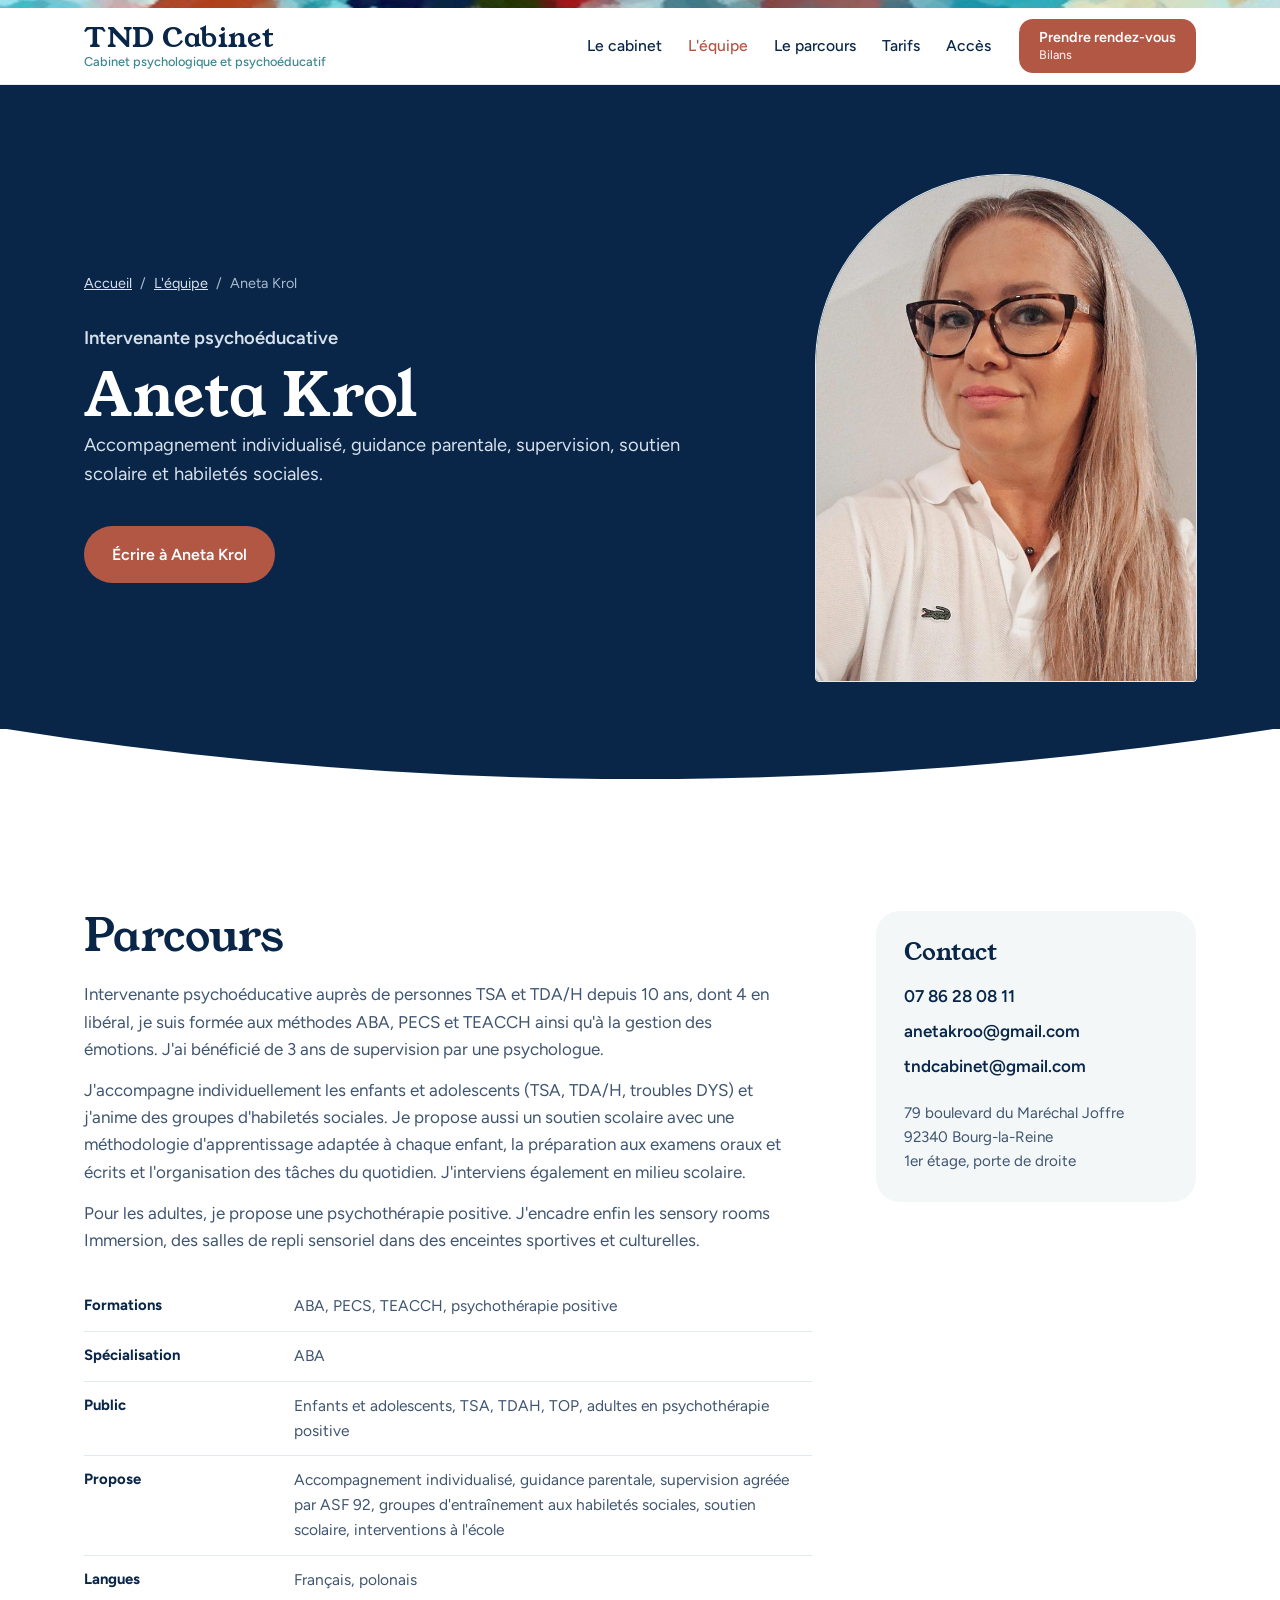
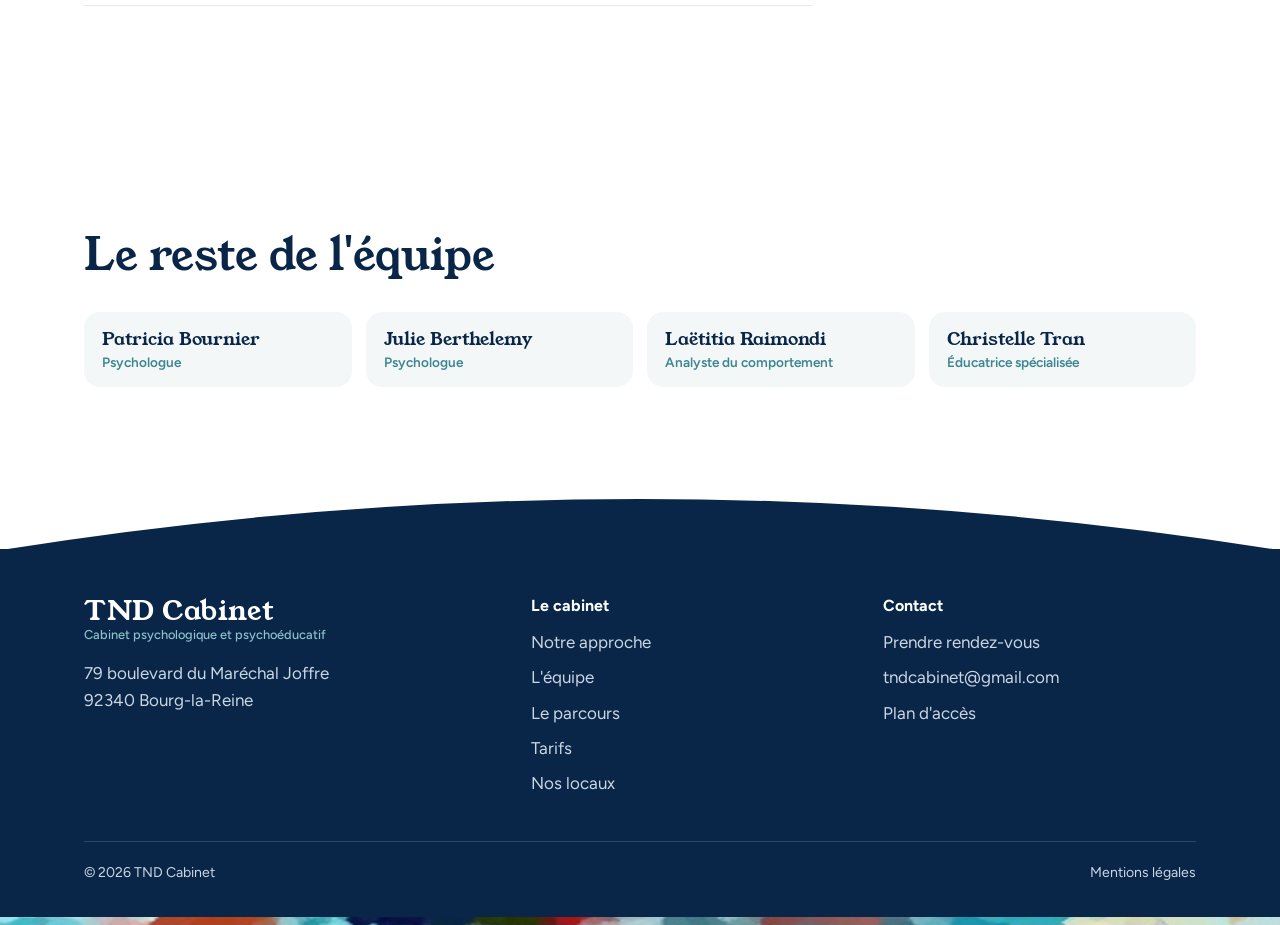
<file: aneta-krol.html>
<!DOCTYPE html>
<html lang="fr">
<head>
<meta charset="UTF-8">
<meta name="viewport" content="width=device-width, initial-scale=1, viewport-fit=cover">
<title>Aneta Krol, intervenante psychoéducative | TND Cabinet à Bourg-la-Reine</title>
<meta name="description" content="Aneta Krol, intervenante psychoéducative chez TND Cabinet à Bourg-la-Reine : parcours, accompagnements proposés et tarifs.">
<link rel="preconnect" href="https://fonts.googleapis.com">
<link rel="preconnect" href="https://fonts.gstatic.com" crossorigin>
<link href="https://fonts.googleapis.com/css2?family=Young+Serif&family=Figtree:wght@400;500;600;700&display=swap" rel="stylesheet">
<link rel="icon" href="favicon.svg" type="image/svg+xml">
<link rel="icon" href="favicon-32.png" type="image/png" sizes="32x32">
<link rel="apple-touch-icon" href="apple-touch-icon.png">
<meta name="theme-color" content="#092648">
<link rel="stylesheet" href="style.css">
</head>
<body>

<header class="entete">
  <div class="motif-bande" aria-hidden="true"></div>
  <div class="conteneur">
    <a href="index.html" class="logo" aria-label="TND Cabinet, accueil">
      <strong>TND Cabinet</strong>
      <span>Cabinet psychologique et psychoéducatif</span>
    </a>
    <button class="burger" aria-label="Ouvrir le menu" aria-expanded="false" aria-controls="menu">
      <span></span><span></span><span></span>
    </button>
    <nav class="nav" id="menu" aria-label="Navigation principale">
      <ul>
        <li><a href="index.html#cabinet">Le cabinet</a></li>
        <li><a href="equipe.html" aria-current="page">L'équipe</a></li>
        <li><a href="index.html#parcours">Le parcours</a></li>
        <li><a href="index.html#tarifs">Tarifs</a></li>
        <li><a href="index.html#acces">Accès</a></li>
      </ul>
      <div class="nav-rdv">
        <a href="https://perfactive.fr/patricia-bournier/info" class="btn btn-principal btn-rdv" target="_blank" rel="noopener">Prendre rendez-vous<span>Bilans</span></a>
      </div>
    </nav>
  </div>
</header>

<main id="haut">

  <section class="bande hero hero-personne" aria-labelledby="titre-personne">
    <div class="conteneur">
      <div>
        <nav class="fil" aria-label="Fil d'Ariane"><a href="index.html">Accueil</a><span aria-hidden="true">/</span><a href="equipe.html">L'équipe</a><span aria-hidden="true">/</span><span aria-current="page">Aneta Krol</span></nav>
        <p class="role-hero">Intervenante psychoéducative</p>
        <h1 id="titre-personne">Aneta Krol</h1>
        <p>Accompagnement individualisé, guidance parentale, supervision, soutien scolaire et habiletés sociales.</p>
        <div class="actions">
          <a href="mailto:anetakroo@gmail.com" class="btn btn-principal">Écrire à Aneta Krol</a>
        </div>
      </div>
      <img class="img arche " src="images/aneta.jpg" alt="Portrait de Aneta Krol" width="720" height="960">
    </div>
  </section>
  <svg class="courbe courbe-bas hero-couleur" viewBox="0 0 1440 56" preserveAspectRatio="none" aria-hidden="true"><path d="M0 0 Q720 112 1440 0 Z"/></svg>

  <section class="section intro-section">
    <div class="conteneur personne">
      <div class="personne-texte">
        <h2>Parcours</h2>
        <div class="bio">
        <p>Intervenante psychoéducative auprès de personnes TSA et TDA/H depuis 10 ans, dont 4 en libéral, je suis formée aux méthodes ABA, PECS et TEACCH ainsi qu'à la gestion des émotions. J'ai bénéficié de 3 ans de supervision par une psychologue.</p>
        <p>J'accompagne individuellement les enfants et adolescents (TSA, TDA/H, troubles DYS) et j'anime des groupes d'habiletés sociales. Je propose aussi un soutien scolaire avec une méthodologie d'apprentissage adaptée à chaque enfant, la préparation aux examens oraux et écrits et l'organisation des tâches du quotidien. J'interviens également en milieu scolaire.</p>
        <p>Pour les adultes, je propose une psychothérapie positive. J'encadre enfin les sensory rooms Immersion, des salles de repli sensoriel dans des enceintes sportives et culturelles.</p>
        </div>
        <dl class="details">
          <div><dt>Formations</dt><dd>ABA, PECS, TEACCH, psychothérapie positive</dd></div>
          <div><dt>Spécialisation</dt><dd>ABA</dd></div>
          <div><dt>Public</dt><dd>Enfants et adolescents, TSA, TDAH, TOP, adultes en psychothérapie positive</dd></div>
          <div><dt>Propose</dt><dd>Accompagnement individualisé, guidance parentale, supervision agréée par ASF 92, groupes d'entraînement aux habiletés sociales, soutien scolaire, interventions à l'école</dd></div>
          <div><dt>Langues</dt><dd>Français, polonais</dd></div>
        </dl>
      </div>
      <aside class="personne-contact" aria-labelledby="titre-contact-perso">
        <h2 id="titre-contact-perso">Contact</h2>
        <div class="coords">
          <a href="tel:+33786280811">07 86 28 08 11</a>
          <a href="mailto:anetakroo@gmail.com">anetakroo@gmail.com</a>
          <a href="mailto:tndcabinet@gmail.com">tndcabinet@gmail.com</a>
        </div>
        <p class="adresse-perso">79 boulevard du Maréchal Joffre<br>92340 Bourg-la-Reine<br>1er étage, porte de droite</p>
      </aside>
    </div>
  </section>

  <section class="section" aria-labelledby="titre-autres">
    <div class="conteneur">
      <h2 id="titre-autres">Le reste de l'équipe</h2>
      <ul class="sommaire sommaire-4">
        <li><a href="patricia-bournier.html">Patricia Bournier<span>Psychologue</span></a></li>
        <li><a href="julie-berthelemy.html">Julie Berthelemy<span>Psychologue</span></a></li>
        <li><a href="laetitia-raimondi.html">Laëtitia Raimondi<span>Analyste du comportement</span></a></li>
        <li><a href="christelle-tran.html">Christelle Tran<span>Éducatrice spécialisée</span></a></li>
      </ul>
    </div>
  </section>

</main>

<svg class="courbe courbe-haut pied-couleur" viewBox="0 0 1440 56" preserveAspectRatio="none" aria-hidden="true"><path d="M0 56 Q720 -56 1440 56 Z"/></svg>
<footer class="pied">
  <div class="conteneur">
    <div class="pied-grille">
      <div>
        <a href="index.html" class="logo"><strong>TND Cabinet</strong><span>Cabinet psychologique et psychoéducatif</span></a>
        <p class="adresse">79 boulevard du Maréchal Joffre<br>92340 Bourg-la-Reine</p>
      </div>
      <div>
        <h3>Le cabinet</h3>
        <ul>
          <li><a href="index.html#cabinet">Notre approche</a></li>
          <li><a href="equipe.html">L'équipe</a></li>
          <li><a href="index.html#parcours">Le parcours</a></li>
          <li><a href="index.html#tarifs">Tarifs</a></li>
          <li><a href="nos-locaux.html">Nos locaux</a></li>
        </ul>
      </div>
      <div>
        <h3>Contact</h3>
        <ul>
          <li><a href="index.html#contact">Prendre rendez-vous</a></li>
          <li><a href="mailto:tndcabinet@gmail.com">tndcabinet@gmail.com</a></li>
          <li><a href="index.html#acces">Plan d'accès</a></li>
        </ul>
      </div>
    </div>
    <div class="pied-bas">
      <span>© 2026 TND Cabinet</span>
      <a href="mentions-legales.html">Mentions légales</a>
    </div>
  </div>
  <div class="motif-bande" aria-hidden="true"></div>
</footer>

<script src="script.js" defer></script>
</body>
</html>
</file>
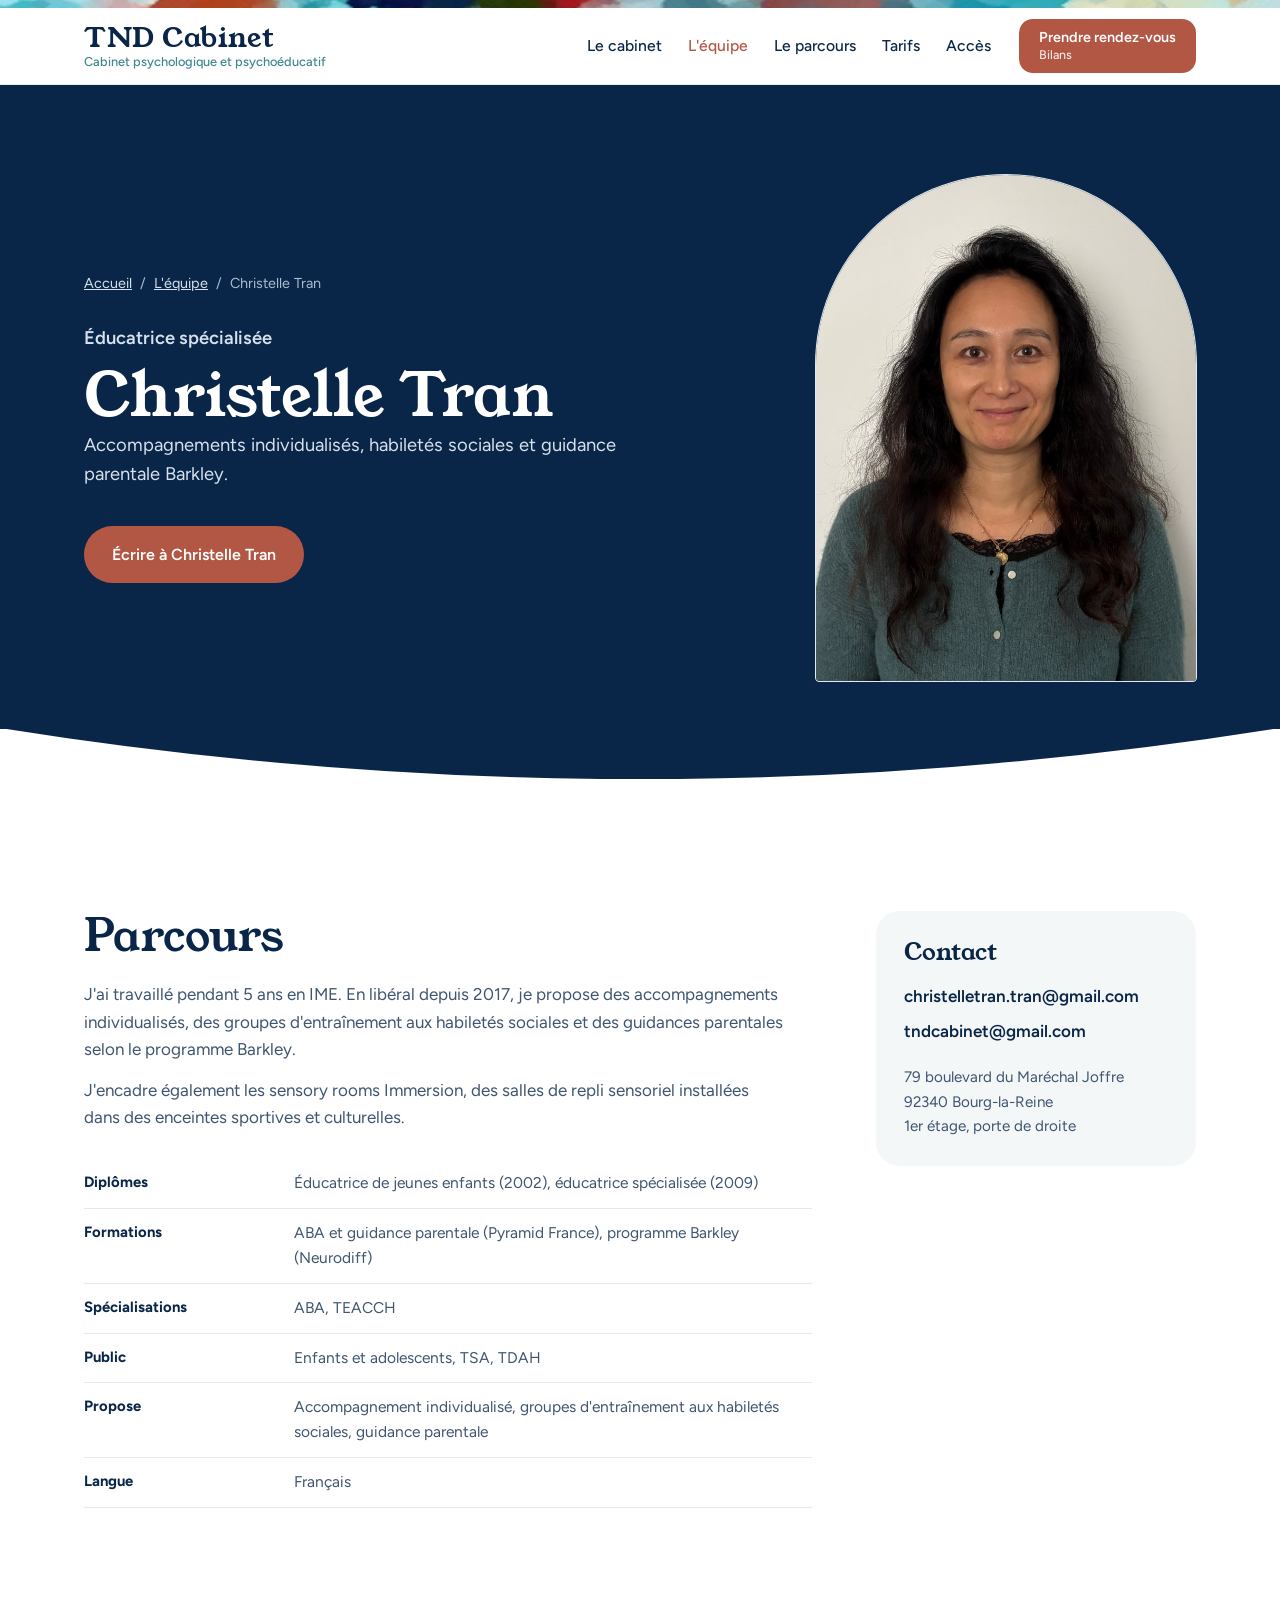
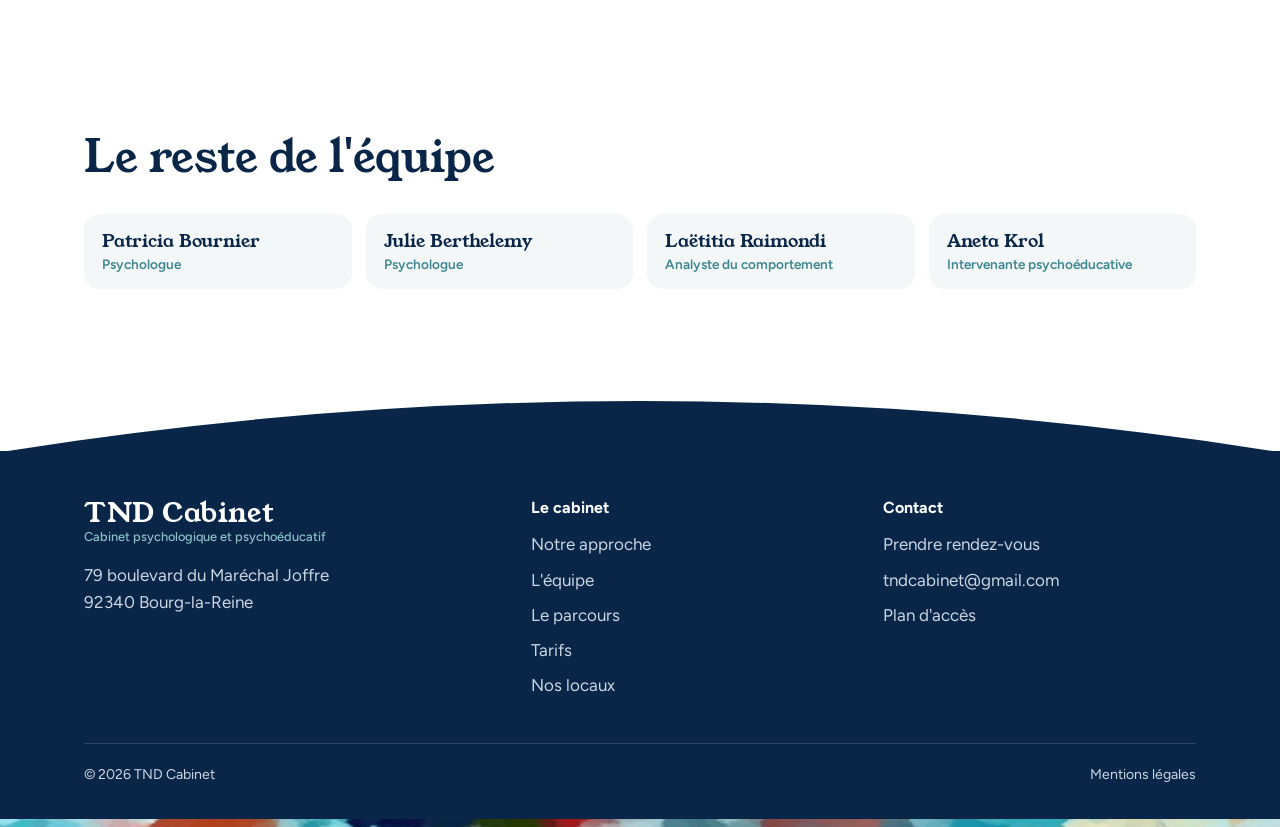
<file: christelle-tran.html>
<!DOCTYPE html>
<html lang="fr">
<head>
<meta charset="UTF-8">
<meta name="viewport" content="width=device-width, initial-scale=1, viewport-fit=cover">
<title>Christelle Tran, éducatrice spécialisée | TND Cabinet à Bourg-la-Reine</title>
<meta name="description" content="Christelle Tran, éducatrice spécialisée chez TND Cabinet à Bourg-la-Reine : parcours, accompagnements proposés et tarifs.">
<link rel="preconnect" href="https://fonts.googleapis.com">
<link rel="preconnect" href="https://fonts.gstatic.com" crossorigin>
<link href="https://fonts.googleapis.com/css2?family=Young+Serif&family=Figtree:wght@400;500;600;700&display=swap" rel="stylesheet">
<link rel="icon" href="favicon.svg" type="image/svg+xml">
<link rel="icon" href="favicon-32.png" type="image/png" sizes="32x32">
<link rel="apple-touch-icon" href="apple-touch-icon.png">
<meta name="theme-color" content="#092648">
<link rel="stylesheet" href="style.css">
</head>
<body>

<header class="entete">
  <div class="motif-bande" aria-hidden="true"></div>
  <div class="conteneur">
    <a href="index.html" class="logo" aria-label="TND Cabinet, accueil">
      <strong>TND Cabinet</strong>
      <span>Cabinet psychologique et psychoéducatif</span>
    </a>
    <button class="burger" aria-label="Ouvrir le menu" aria-expanded="false" aria-controls="menu">
      <span></span><span></span><span></span>
    </button>
    <nav class="nav" id="menu" aria-label="Navigation principale">
      <ul>
        <li><a href="index.html#cabinet">Le cabinet</a></li>
        <li><a href="equipe.html" aria-current="page">L'équipe</a></li>
        <li><a href="index.html#parcours">Le parcours</a></li>
        <li><a href="index.html#tarifs">Tarifs</a></li>
        <li><a href="index.html#acces">Accès</a></li>
      </ul>
      <div class="nav-rdv">
        <a href="https://perfactive.fr/patricia-bournier/info" class="btn btn-principal btn-rdv" target="_blank" rel="noopener">Prendre rendez-vous<span>Bilans</span></a>
      </div>
    </nav>
  </div>
</header>

<main id="haut">

  <section class="bande hero hero-personne" aria-labelledby="titre-personne">
    <div class="conteneur">
      <div>
        <nav class="fil" aria-label="Fil d'Ariane"><a href="index.html">Accueil</a><span aria-hidden="true">/</span><a href="equipe.html">L'équipe</a><span aria-hidden="true">/</span><span aria-current="page">Christelle Tran</span></nav>
        <p class="role-hero">Éducatrice spécialisée</p>
        <h1 id="titre-personne">Christelle Tran</h1>
        <p>Accompagnements individualisés, habiletés sociales et guidance parentale Barkley.</p>
        <div class="actions">
          <a href="mailto:christelletran.tran@gmail.com" class="btn btn-principal">Écrire à Christelle Tran</a>
        </div>
      </div>
      <img class="img arche " src="images/christelle.jpg" alt="Portrait de Christelle Tran" width="720" height="960">
    </div>
  </section>
  <svg class="courbe courbe-bas hero-couleur" viewBox="0 0 1440 56" preserveAspectRatio="none" aria-hidden="true"><path d="M0 0 Q720 112 1440 0 Z"/></svg>

  <section class="section intro-section">
    <div class="conteneur personne">
      <div class="personne-texte">
        <h2>Parcours</h2>
        <div class="bio">
        <p>J'ai travaillé pendant 5 ans en IME. En libéral depuis 2017, je propose des accompagnements individualisés, des groupes d'entraînement aux habiletés sociales et des guidances parentales selon le programme Barkley.</p>
        <p>J'encadre également les sensory rooms Immersion, des salles de repli sensoriel installées dans des enceintes sportives et culturelles.</p>
        </div>
        <dl class="details">
          <div><dt>Diplômes</dt><dd>Éducatrice de jeunes enfants (2002), éducatrice spécialisée (2009)</dd></div>
          <div><dt>Formations</dt><dd>ABA et guidance parentale (Pyramid France), programme Barkley (Neurodiff)</dd></div>
          <div><dt>Spécialisations</dt><dd>ABA, TEACCH</dd></div>
          <div><dt>Public</dt><dd>Enfants et adolescents, TSA, TDAH</dd></div>
          <div><dt>Propose</dt><dd>Accompagnement individualisé, groupes d'entraînement aux habiletés sociales, guidance parentale</dd></div>
          <div><dt>Langue</dt><dd>Français</dd></div>
        </dl>
      </div>
      <aside class="personne-contact" aria-labelledby="titre-contact-perso">
        <h2 id="titre-contact-perso">Contact</h2>
        <div class="coords">
          <a href="mailto:christelletran.tran@gmail.com">christelletran.tran@gmail.com</a>
          <a href="mailto:tndcabinet@gmail.com">tndcabinet@gmail.com</a>
        </div>
        <p class="adresse-perso">79 boulevard du Maréchal Joffre<br>92340 Bourg-la-Reine<br>1er étage, porte de droite</p>
      </aside>
    </div>
  </section>

  <section class="section" aria-labelledby="titre-autres">
    <div class="conteneur">
      <h2 id="titre-autres">Le reste de l'équipe</h2>
      <ul class="sommaire sommaire-4">
        <li><a href="patricia-bournier.html">Patricia Bournier<span>Psychologue</span></a></li>
        <li><a href="julie-berthelemy.html">Julie Berthelemy<span>Psychologue</span></a></li>
        <li><a href="laetitia-raimondi.html">Laëtitia Raimondi<span>Analyste du comportement</span></a></li>
        <li><a href="aneta-krol.html">Aneta Krol<span>Intervenante psychoéducative</span></a></li>
      </ul>
    </div>
  </section>

</main>

<svg class="courbe courbe-haut pied-couleur" viewBox="0 0 1440 56" preserveAspectRatio="none" aria-hidden="true"><path d="M0 56 Q720 -56 1440 56 Z"/></svg>
<footer class="pied">
  <div class="conteneur">
    <div class="pied-grille">
      <div>
        <a href="index.html" class="logo"><strong>TND Cabinet</strong><span>Cabinet psychologique et psychoéducatif</span></a>
        <p class="adresse">79 boulevard du Maréchal Joffre<br>92340 Bourg-la-Reine</p>
      </div>
      <div>
        <h3>Le cabinet</h3>
        <ul>
          <li><a href="index.html#cabinet">Notre approche</a></li>
          <li><a href="equipe.html">L'équipe</a></li>
          <li><a href="index.html#parcours">Le parcours</a></li>
          <li><a href="index.html#tarifs">Tarifs</a></li>
          <li><a href="nos-locaux.html">Nos locaux</a></li>
        </ul>
      </div>
      <div>
        <h3>Contact</h3>
        <ul>
          <li><a href="index.html#contact">Prendre rendez-vous</a></li>
          <li><a href="mailto:tndcabinet@gmail.com">tndcabinet@gmail.com</a></li>
          <li><a href="index.html#acces">Plan d'accès</a></li>
        </ul>
      </div>
    </div>
    <div class="pied-bas">
      <span>© 2026 TND Cabinet</span>
      <a href="mentions-legales.html">Mentions légales</a>
    </div>
  </div>
  <div class="motif-bande" aria-hidden="true"></div>
</footer>

<script src="script.js" defer></script>
</body>
</html>
</file>
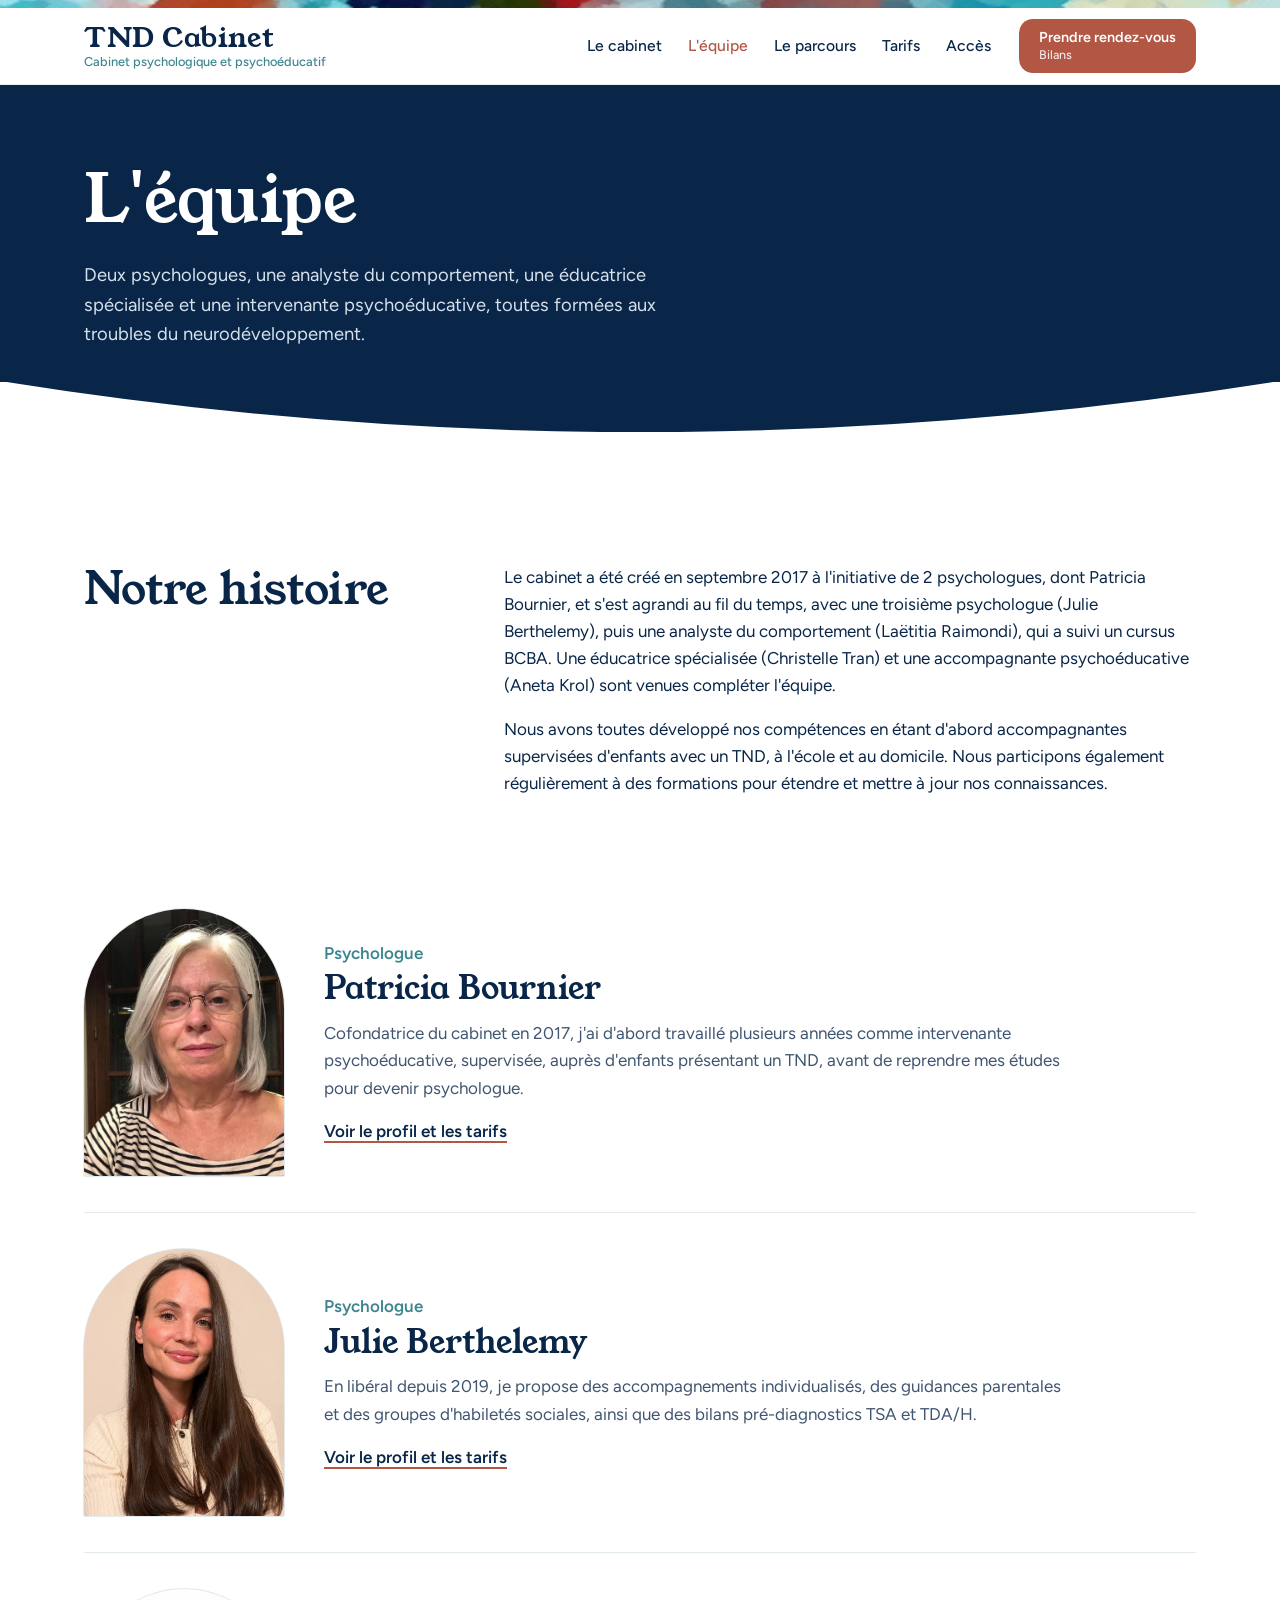
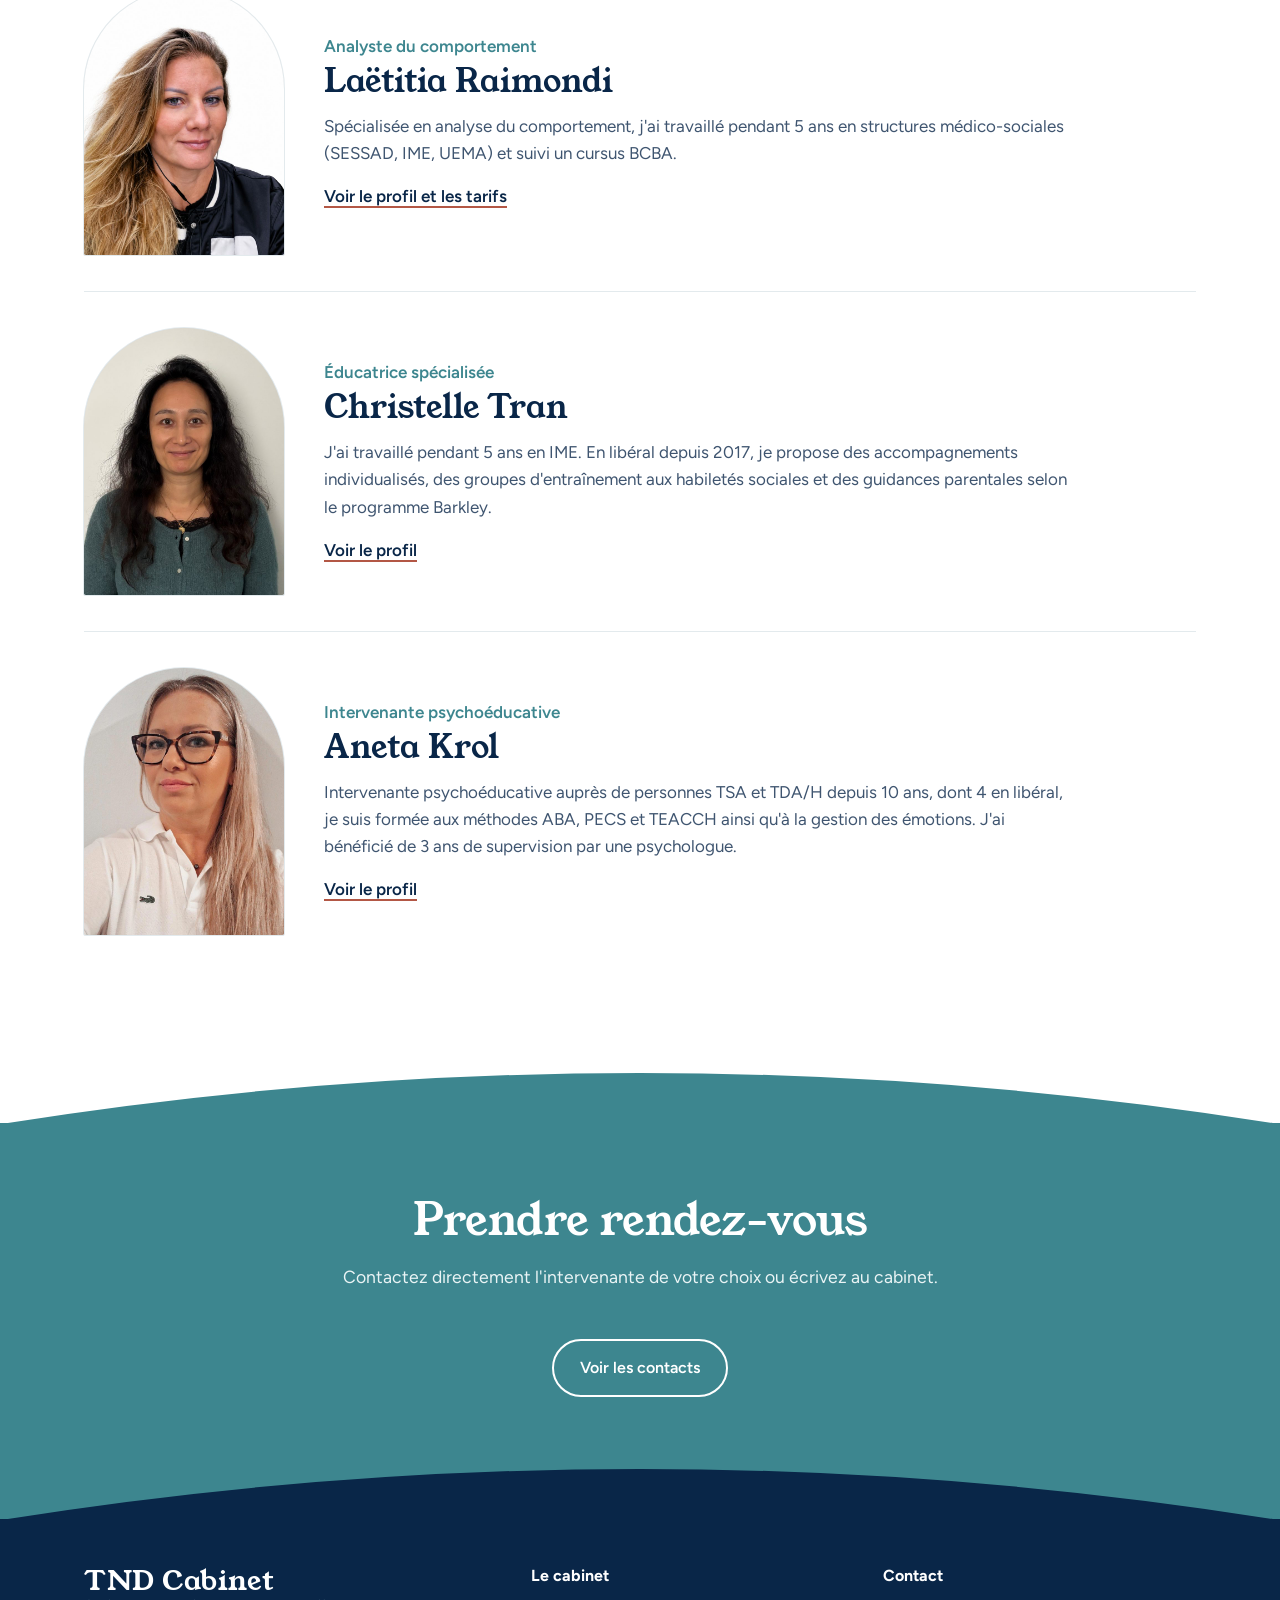
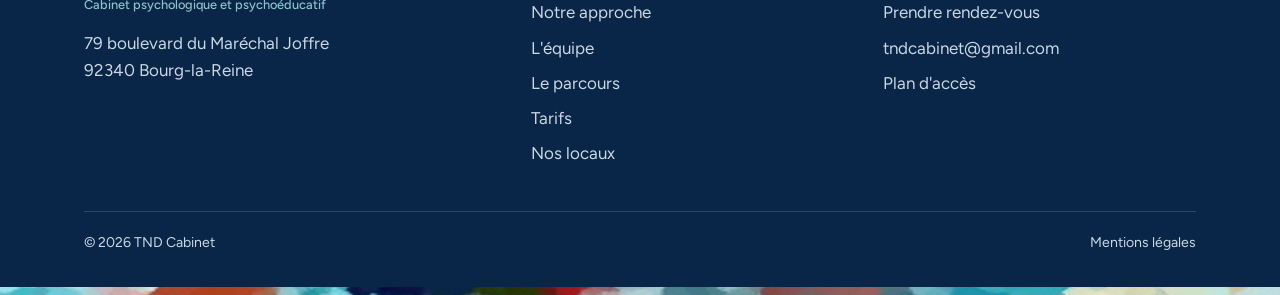
<file: equipe.html>
<!DOCTYPE html>
<html lang="fr">
<head>
<meta charset="UTF-8">
<meta name="viewport" content="width=device-width, initial-scale=1, viewport-fit=cover">
<title>L'équipe | TND Cabinet à Bourg-la-Reine</title>
<meta name="description" content="Découvrez l'équipe de TND Cabinet : deux psychologues, une analyste du comportement, une éducatrice spécialisée et une intervenante psychoéducative.">
<link rel="preconnect" href="https://fonts.googleapis.com">
<link rel="preconnect" href="https://fonts.gstatic.com" crossorigin>
<link href="https://fonts.googleapis.com/css2?family=Young+Serif&family=Figtree:wght@400;500;600;700&display=swap" rel="stylesheet">
<link rel="icon" href="favicon.svg" type="image/svg+xml">
<link rel="icon" href="favicon-32.png" type="image/png" sizes="32x32">
<link rel="apple-touch-icon" href="apple-touch-icon.png">
<meta name="theme-color" content="#092648">
<link rel="stylesheet" href="style.css">
</head>
<body>

<header class="entete">
  <div class="motif-bande" aria-hidden="true"></div>
  <div class="conteneur">
    <a href="index.html" class="logo" aria-label="TND Cabinet, accueil">
      <strong>TND Cabinet</strong>
      <span>Cabinet psychologique et psychoéducatif</span>
    </a>
    <button class="burger" aria-label="Ouvrir le menu" aria-expanded="false" aria-controls="menu">
      <span></span><span></span><span></span>
    </button>
    <nav class="nav" id="menu" aria-label="Navigation principale">
      <ul>
        <li><a href="index.html#cabinet">Le cabinet</a></li>
        <li><a href="equipe.html" aria-current="page">L'équipe</a></li>
        <li><a href="index.html#parcours">Le parcours</a></li>
        <li><a href="index.html#tarifs">Tarifs</a></li>
        <li><a href="index.html#acces">Accès</a></li>
      </ul>
      <div class="nav-rdv">
        <a href="https://perfactive.fr/patricia-bournier/info" class="btn btn-principal btn-rdv" target="_blank" rel="noopener">Prendre rendez-vous<span>Bilans</span></a>
      </div>
    </nav>
  </div>
</header>

<main id="haut">

  <section class="bande hero hero-page" aria-labelledby="titre-page">
    <div class="conteneur">
      <h1 id="titre-page">L'équipe</h1>
      <p>Deux psychologues, une analyste du comportement, une éducatrice spécialisée et une intervenante psychoéducative, toutes formées aux troubles du neurodéveloppement.</p>
    </div>
  </section>
  <svg class="courbe courbe-bas hero-couleur" viewBox="0 0 1440 56" preserveAspectRatio="none" aria-hidden="true"><path d="M0 0 Q720 112 1440 0 Z"/></svg>

  <section class="section intro-section" aria-labelledby="titre-histoire">
    <div class="conteneur histoire">
      <h2 id="titre-histoire">Notre histoire</h2>
      <div>
        <p>Le cabinet a été créé en septembre 2017 à l'initiative de 2 psychologues, dont Patricia Bournier, et s'est agrandi au fil du temps, avec une troisième psychologue (Julie Berthelemy), puis une analyste du comportement (Laëtitia Raimondi), qui a suivi un cursus BCBA. Une éducatrice spécialisée (Christelle Tran) et une accompagnante psychoéducative (Aneta Krol) sont venues compléter l'équipe.</p>
        <p>Nous avons toutes développé nos compétences en étant d'abord accompagnantes supervisées d'enfants avec un TND, à l'école et au domicile. Nous participons également régulièrement à des formations pour étendre et mettre à jour nos connaissances.</p>
      </div>
    </div>
  </section>

  <section class="cartes-equipe" aria-label="Les membres de l'équipe">
    <div class="conteneur">
      <article class="carte-membre">
        <a href="patricia-bournier.html" class="carte-photo" tabindex="-1" aria-hidden="true"><img class="img arche " src="images/patricia.jpg" alt="Portrait de Patricia Bournier" loading="lazy" width="720" height="960"></a>
        <div>
          <p class="role">Psychologue</p>
          <h2><a href="patricia-bournier.html">Patricia Bournier</a></h2>
          <p class="desc">Cofondatrice du cabinet en 2017, j'ai d'abord travaillé plusieurs années comme intervenante psychoéducative, supervisée, auprès d'enfants présentant un TND, avant de reprendre mes études pour devenir psychologue.</p>
          <a href="patricia-bournier.html" class="lien">Voir le profil et les tarifs</a>
        </div>
      </article>
      <article class="carte-membre">
        <a href="julie-berthelemy.html" class="carte-photo" tabindex="-1" aria-hidden="true"><img class="img arche " src="images/julie.jpg" alt="Portrait de Julie Berthelemy" loading="lazy" width="720" height="960"></a>
        <div>
          <p class="role">Psychologue</p>
          <h2><a href="julie-berthelemy.html">Julie Berthelemy</a></h2>
          <p class="desc">En libéral depuis 2019, je propose des accompagnements individualisés, des guidances parentales et des groupes d'habiletés sociales, ainsi que des bilans pré-diagnostics TSA et TDA/H.</p>
          <a href="julie-berthelemy.html" class="lien">Voir le profil et les tarifs</a>
        </div>
      </article>
      <article class="carte-membre">
        <a href="laetitia-raimondi.html" class="carte-photo" tabindex="-1" aria-hidden="true"><img class="img arche " src="images/laetitia.jpg" alt="Portrait de Laëtitia Raimondi" loading="lazy" width="720" height="960"></a>
        <div>
          <p class="role">Analyste du comportement</p>
          <h2><a href="laetitia-raimondi.html">Laëtitia Raimondi</a></h2>
          <p class="desc">Spécialisée en analyse du comportement, j'ai travaillé pendant 5 ans en structures médico-sociales (SESSAD, IME, UEMA) et suivi un cursus BCBA.</p>
          <a href="laetitia-raimondi.html" class="lien">Voir le profil et les tarifs</a>
        </div>
      </article>
      <article class="carte-membre">
        <a href="christelle-tran.html" class="carte-photo" tabindex="-1" aria-hidden="true"><img class="img arche " src="images/christelle.jpg" alt="Portrait de Christelle Tran" loading="lazy" width="720" height="960"></a>
        <div>
          <p class="role">Éducatrice spécialisée</p>
          <h2><a href="christelle-tran.html">Christelle Tran</a></h2>
          <p class="desc">J'ai travaillé pendant 5 ans en IME. En libéral depuis 2017, je propose des accompagnements individualisés, des groupes d'entraînement aux habiletés sociales et des guidances parentales selon le programme Barkley.</p>
          <a href="christelle-tran.html" class="lien">Voir le profil</a>
        </div>
      </article>
      <article class="carte-membre">
        <a href="aneta-krol.html" class="carte-photo" tabindex="-1" aria-hidden="true"><img class="img arche " src="images/aneta.jpg" alt="Portrait de Aneta Krol" loading="lazy" width="720" height="960"></a>
        <div>
          <p class="role">Intervenante psychoéducative</p>
          <h2><a href="aneta-krol.html">Aneta Krol</a></h2>
          <p class="desc">Intervenante psychoéducative auprès de personnes TSA et TDA/H depuis 10 ans, dont 4 en libéral, je suis formée aux méthodes ABA, PECS et TEACCH ainsi qu'à la gestion des émotions. J'ai bénéficié de 3 ans de supervision par une psychologue.</p>
          <a href="aneta-krol.html" class="lien">Voir le profil</a>
        </div>
      </article>
    </div>
  </section>

  <svg class="courbe courbe-haut parcours-couleur" viewBox="0 0 1440 56" preserveAspectRatio="none" aria-hidden="true"><path d="M0 56 Q720 -56 1440 56 Z"/></svg>
  <section class="bande parcours cta" aria-labelledby="titre-cta">
    <div class="conteneur">
      <h2 id="titre-cta">Prendre rendez-vous</h2>
      <p class="chapeau">Contactez directement l'intervenante de votre choix ou écrivez au cabinet.</p>
      <div class="suite"><a href="index.html#contact" class="btn btn-contour">Voir les contacts</a></div>
    </div>
  </section>

</main>

<svg class="courbe courbe-haut pied-couleur" style="background:var(--teal)" viewBox="0 0 1440 56" preserveAspectRatio="none" aria-hidden="true"><path d="M0 56 Q720 -56 1440 56 Z"/></svg>
<footer class="pied">
  <div class="conteneur">
    <div class="pied-grille">
      <div>
        <a href="index.html" class="logo"><strong>TND Cabinet</strong><span>Cabinet psychologique et psychoéducatif</span></a>
        <p class="adresse">79 boulevard du Maréchal Joffre<br>92340 Bourg-la-Reine</p>
      </div>
      <div>
        <h3>Le cabinet</h3>
        <ul>
          <li><a href="index.html#cabinet">Notre approche</a></li>
          <li><a href="equipe.html">L'équipe</a></li>
          <li><a href="index.html#parcours">Le parcours</a></li>
          <li><a href="index.html#tarifs">Tarifs</a></li>
          <li><a href="nos-locaux.html">Nos locaux</a></li>
        </ul>
      </div>
      <div>
        <h3>Contact</h3>
        <ul>
          <li><a href="index.html#contact">Prendre rendez-vous</a></li>
          <li><a href="mailto:tndcabinet@gmail.com">tndcabinet@gmail.com</a></li>
          <li><a href="index.html#acces">Plan d'accès</a></li>
        </ul>
      </div>
    </div>
    <div class="pied-bas">
      <span>© 2026 TND Cabinet</span>
      <a href="mentions-legales.html">Mentions légales</a>
    </div>
  </div>
  <div class="motif-bande" aria-hidden="true"></div>
</footer>

<script src="script.js" defer></script>
</body>
</html>
</file>
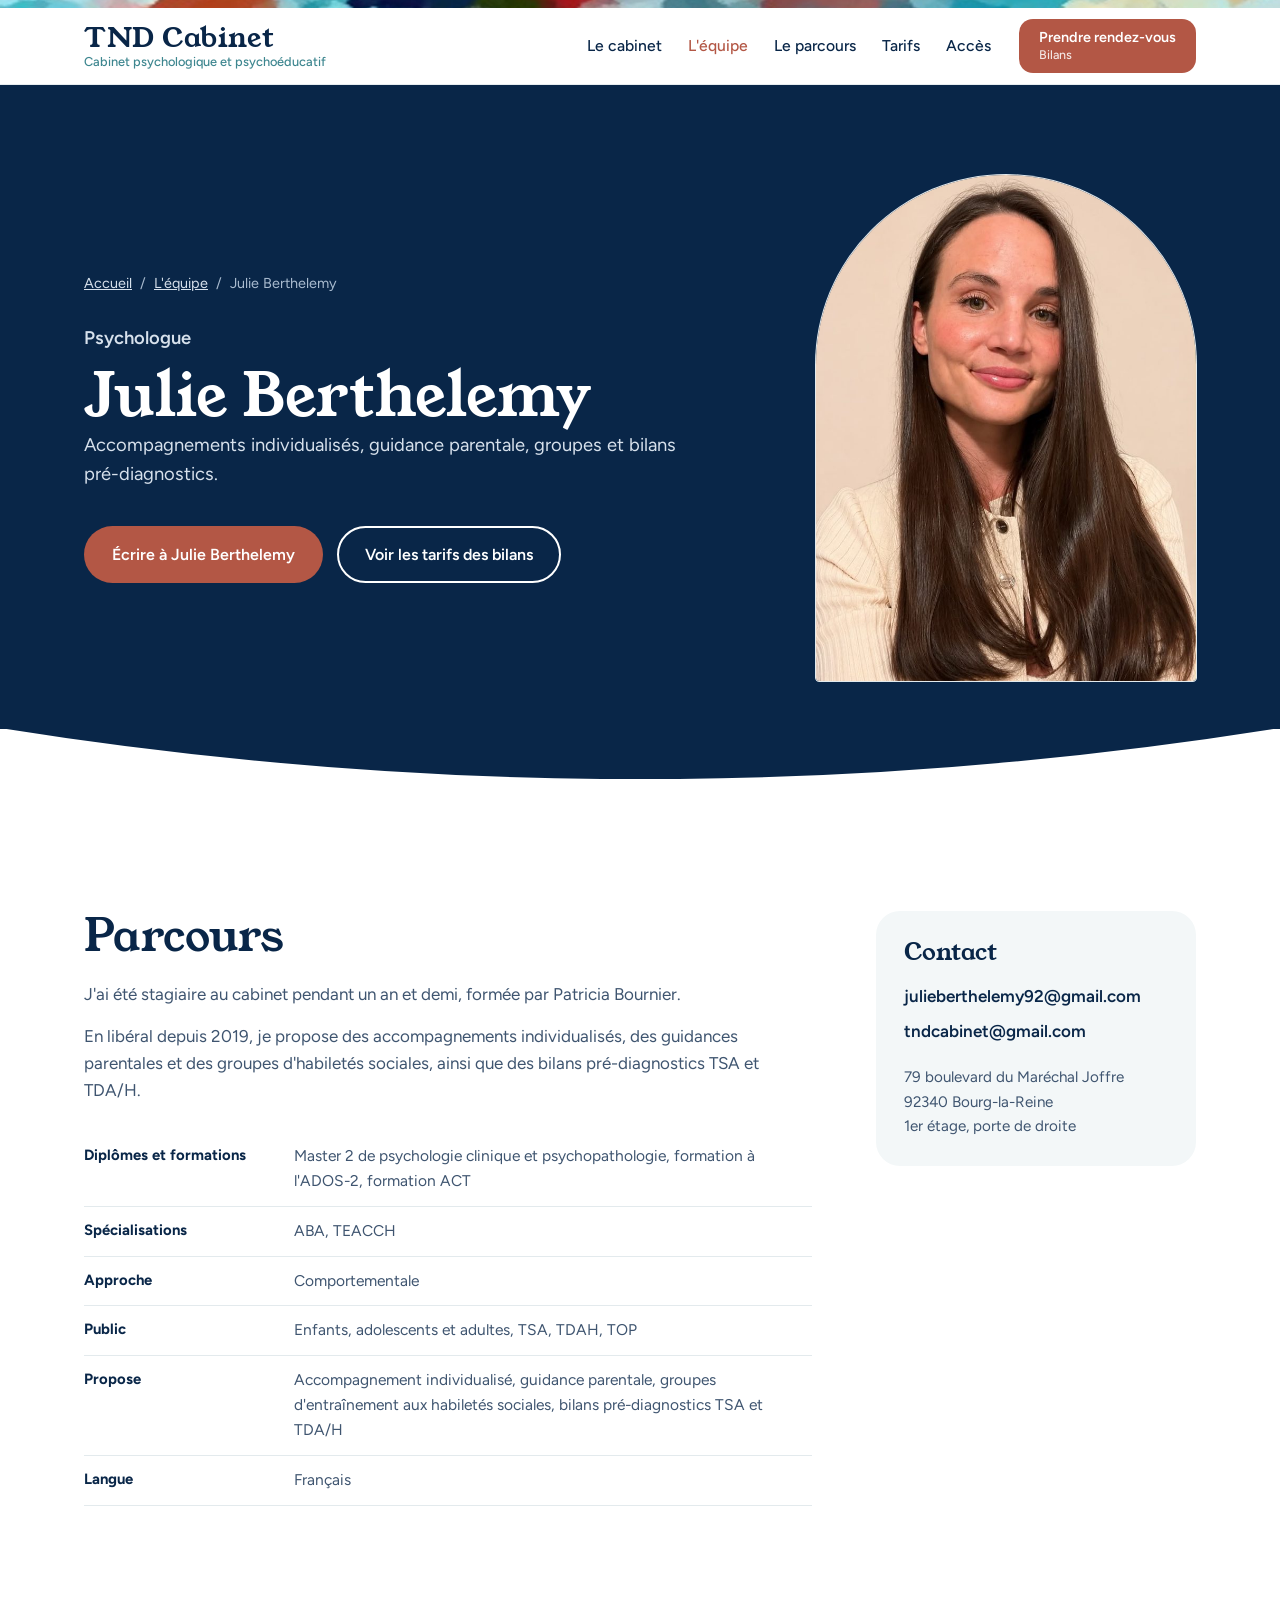
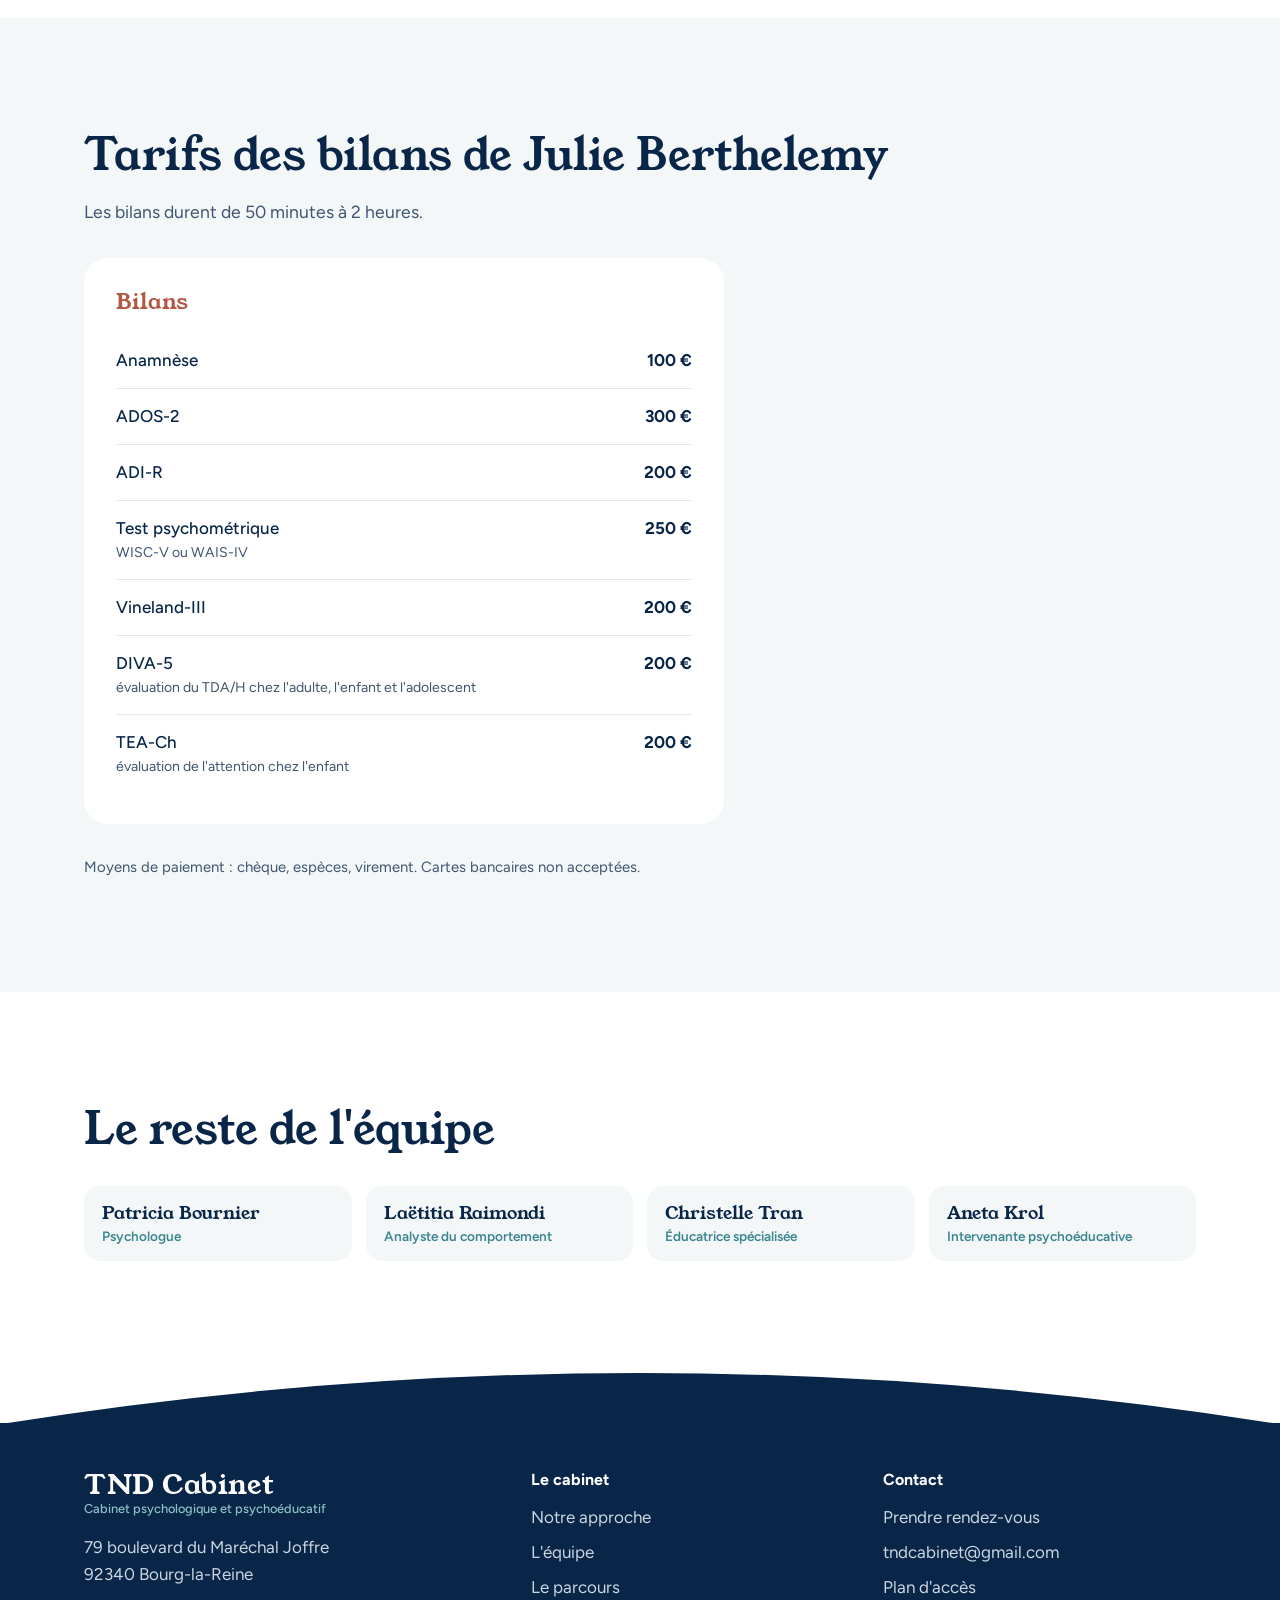
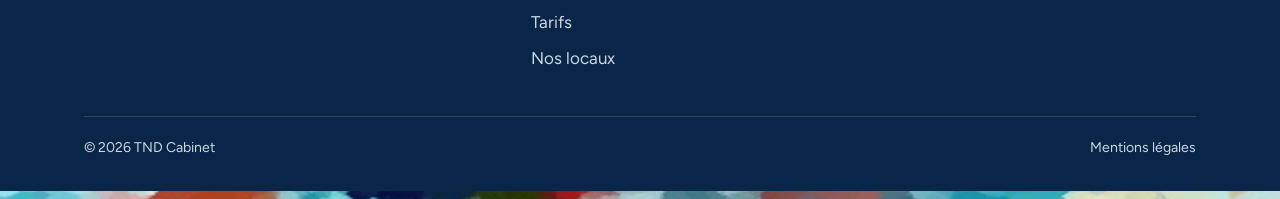
<file: julie-berthelemy.html>
<!DOCTYPE html>
<html lang="fr">
<head>
<meta charset="UTF-8">
<meta name="viewport" content="width=device-width, initial-scale=1, viewport-fit=cover">
<title>Julie Berthelemy, psychologue | TND Cabinet à Bourg-la-Reine</title>
<meta name="description" content="Julie Berthelemy, psychologue chez TND Cabinet à Bourg-la-Reine : parcours, accompagnements proposés et tarifs.">
<link rel="preconnect" href="https://fonts.googleapis.com">
<link rel="preconnect" href="https://fonts.gstatic.com" crossorigin>
<link href="https://fonts.googleapis.com/css2?family=Young+Serif&family=Figtree:wght@400;500;600;700&display=swap" rel="stylesheet">
<link rel="icon" href="favicon.svg" type="image/svg+xml">
<link rel="icon" href="favicon-32.png" type="image/png" sizes="32x32">
<link rel="apple-touch-icon" href="apple-touch-icon.png">
<meta name="theme-color" content="#092648">
<link rel="stylesheet" href="style.css">
</head>
<body>

<header class="entete">
  <div class="motif-bande" aria-hidden="true"></div>
  <div class="conteneur">
    <a href="index.html" class="logo" aria-label="TND Cabinet, accueil">
      <strong>TND Cabinet</strong>
      <span>Cabinet psychologique et psychoéducatif</span>
    </a>
    <button class="burger" aria-label="Ouvrir le menu" aria-expanded="false" aria-controls="menu">
      <span></span><span></span><span></span>
    </button>
    <nav class="nav" id="menu" aria-label="Navigation principale">
      <ul>
        <li><a href="index.html#cabinet">Le cabinet</a></li>
        <li><a href="equipe.html" aria-current="page">L'équipe</a></li>
        <li><a href="index.html#parcours">Le parcours</a></li>
        <li><a href="index.html#tarifs">Tarifs</a></li>
        <li><a href="index.html#acces">Accès</a></li>
      </ul>
      <div class="nav-rdv">
        <a href="https://perfactive.fr/patricia-bournier/info" class="btn btn-principal btn-rdv" target="_blank" rel="noopener">Prendre rendez-vous<span>Bilans</span></a>
      </div>
    </nav>
  </div>
</header>

<main id="haut">

  <section class="bande hero hero-personne" aria-labelledby="titre-personne">
    <div class="conteneur">
      <div>
        <nav class="fil" aria-label="Fil d'Ariane"><a href="index.html">Accueil</a><span aria-hidden="true">/</span><a href="equipe.html">L'équipe</a><span aria-hidden="true">/</span><span aria-current="page">Julie Berthelemy</span></nav>
        <p class="role-hero">Psychologue</p>
        <h1 id="titre-personne">Julie Berthelemy</h1>
        <p>Accompagnements individualisés, guidance parentale, groupes et bilans pré-diagnostics.</p>
        <div class="actions">
          <a href="mailto:julieberthelemy92@gmail.com" class="btn btn-principal">Écrire à Julie Berthelemy</a>
          <a href="#tarifs-perso" class="btn btn-contour">Voir les tarifs des bilans</a>
        </div>
      </div>
      <img class="img arche " src="images/julie.jpg" alt="Portrait de Julie Berthelemy" width="720" height="960">
    </div>
  </section>
  <svg class="courbe courbe-bas hero-couleur" viewBox="0 0 1440 56" preserveAspectRatio="none" aria-hidden="true"><path d="M0 0 Q720 112 1440 0 Z"/></svg>

  <section class="section intro-section">
    <div class="conteneur personne">
      <div class="personne-texte">
        <h2>Parcours</h2>
        <div class="bio">
        <p>J'ai été stagiaire au cabinet pendant un an et demi, formée par Patricia Bournier.</p>
        <p>En libéral depuis 2019, je propose des accompagnements individualisés, des guidances parentales et des groupes d'habiletés sociales, ainsi que des bilans pré-diagnostics TSA et TDA/H.</p>
        </div>
        <dl class="details">
          <div><dt>Diplômes et formations</dt><dd>Master 2 de psychologie clinique et psychopathologie, formation à l'ADOS-2, formation ACT</dd></div>
          <div><dt>Spécialisations</dt><dd>ABA, TEACCH</dd></div>
          <div><dt>Approche</dt><dd>Comportementale</dd></div>
          <div><dt>Public</dt><dd>Enfants, adolescents et adultes, TSA, TDAH, TOP</dd></div>
          <div><dt>Propose</dt><dd>Accompagnement individualisé, guidance parentale, groupes d'entraînement aux habiletés sociales, bilans pré-diagnostics TSA et TDA/H</dd></div>
          <div><dt>Langue</dt><dd>Français</dd></div>
        </dl>
      </div>
      <aside class="personne-contact" aria-labelledby="titre-contact-perso">
        <h2 id="titre-contact-perso">Contact</h2>
        <div class="coords">
          <a href="mailto:julieberthelemy92@gmail.com">julieberthelemy92@gmail.com</a>
          <a href="mailto:tndcabinet@gmail.com">tndcabinet@gmail.com</a>
        </div>
        <p class="adresse-perso">79 boulevard du Maréchal Joffre<br>92340 Bourg-la-Reine<br>1er étage, porte de droite</p>
      </aside>
    </div>
  </section>

  <section class="section tarifs-fond" id="tarifs-perso" aria-labelledby="titre-tarifs-perso">
    <div class="conteneur">
      <h2 id="titre-tarifs-perso">Tarifs des bilans de Julie Berthelemy</h2>
      <p class="chapeau">Les bilans durent de 50 minutes à 2 heures.</p>
      <div class="tarifs tarifs-1">
        <div class="tarif-bloc">
          <h3>Bilans</h3>
          <dl>
            <div class="ligne"><dt>Anamnèse</dt><dd>100 €</dd></div>
            <div class="ligne"><dt>ADOS-2</dt><dd>300 €</dd></div>
            <div class="ligne"><dt>ADI-R</dt><dd>200 €</dd></div>
            <div class="ligne"><dt>Test psychométrique<small>WISC-V ou WAIS-IV</small></dt><dd>250 €</dd></div>
            <div class="ligne"><dt>Vineland-III</dt><dd>200 €</dd></div>
            <div class="ligne"><dt>DIVA-5<small>évaluation du TDA/H chez l'adulte, l'enfant et l'adolescent</small></dt><dd>200 €</dd></div>
            <div class="ligne"><dt>TEA-Ch<small>évaluation de l'attention chez l'enfant</small></dt><dd>200 €</dd></div>
          </dl>
        </div>
        <p class="note">Moyens de paiement : chèque, espèces, virement. Cartes bancaires non acceptées.</p>
      </div>
    </div>
  </section>

  <section class="section" aria-labelledby="titre-autres">
    <div class="conteneur">
      <h2 id="titre-autres">Le reste de l'équipe</h2>
      <ul class="sommaire sommaire-4">
        <li><a href="patricia-bournier.html">Patricia Bournier<span>Psychologue</span></a></li>
        <li><a href="laetitia-raimondi.html">Laëtitia Raimondi<span>Analyste du comportement</span></a></li>
        <li><a href="christelle-tran.html">Christelle Tran<span>Éducatrice spécialisée</span></a></li>
        <li><a href="aneta-krol.html">Aneta Krol<span>Intervenante psychoéducative</span></a></li>
      </ul>
    </div>
  </section>

</main>

<svg class="courbe courbe-haut pied-couleur" viewBox="0 0 1440 56" preserveAspectRatio="none" aria-hidden="true"><path d="M0 56 Q720 -56 1440 56 Z"/></svg>
<footer class="pied">
  <div class="conteneur">
    <div class="pied-grille">
      <div>
        <a href="index.html" class="logo"><strong>TND Cabinet</strong><span>Cabinet psychologique et psychoéducatif</span></a>
        <p class="adresse">79 boulevard du Maréchal Joffre<br>92340 Bourg-la-Reine</p>
      </div>
      <div>
        <h3>Le cabinet</h3>
        <ul>
          <li><a href="index.html#cabinet">Notre approche</a></li>
          <li><a href="equipe.html">L'équipe</a></li>
          <li><a href="index.html#parcours">Le parcours</a></li>
          <li><a href="index.html#tarifs">Tarifs</a></li>
          <li><a href="nos-locaux.html">Nos locaux</a></li>
        </ul>
      </div>
      <div>
        <h3>Contact</h3>
        <ul>
          <li><a href="index.html#contact">Prendre rendez-vous</a></li>
          <li><a href="mailto:tndcabinet@gmail.com">tndcabinet@gmail.com</a></li>
          <li><a href="index.html#acces">Plan d'accès</a></li>
        </ul>
      </div>
    </div>
    <div class="pied-bas">
      <span>© 2026 TND Cabinet</span>
      <a href="mentions-legales.html">Mentions légales</a>
    </div>
  </div>
  <div class="motif-bande" aria-hidden="true"></div>
</footer>

<script src="script.js" defer></script>
</body>
</html>
</file>
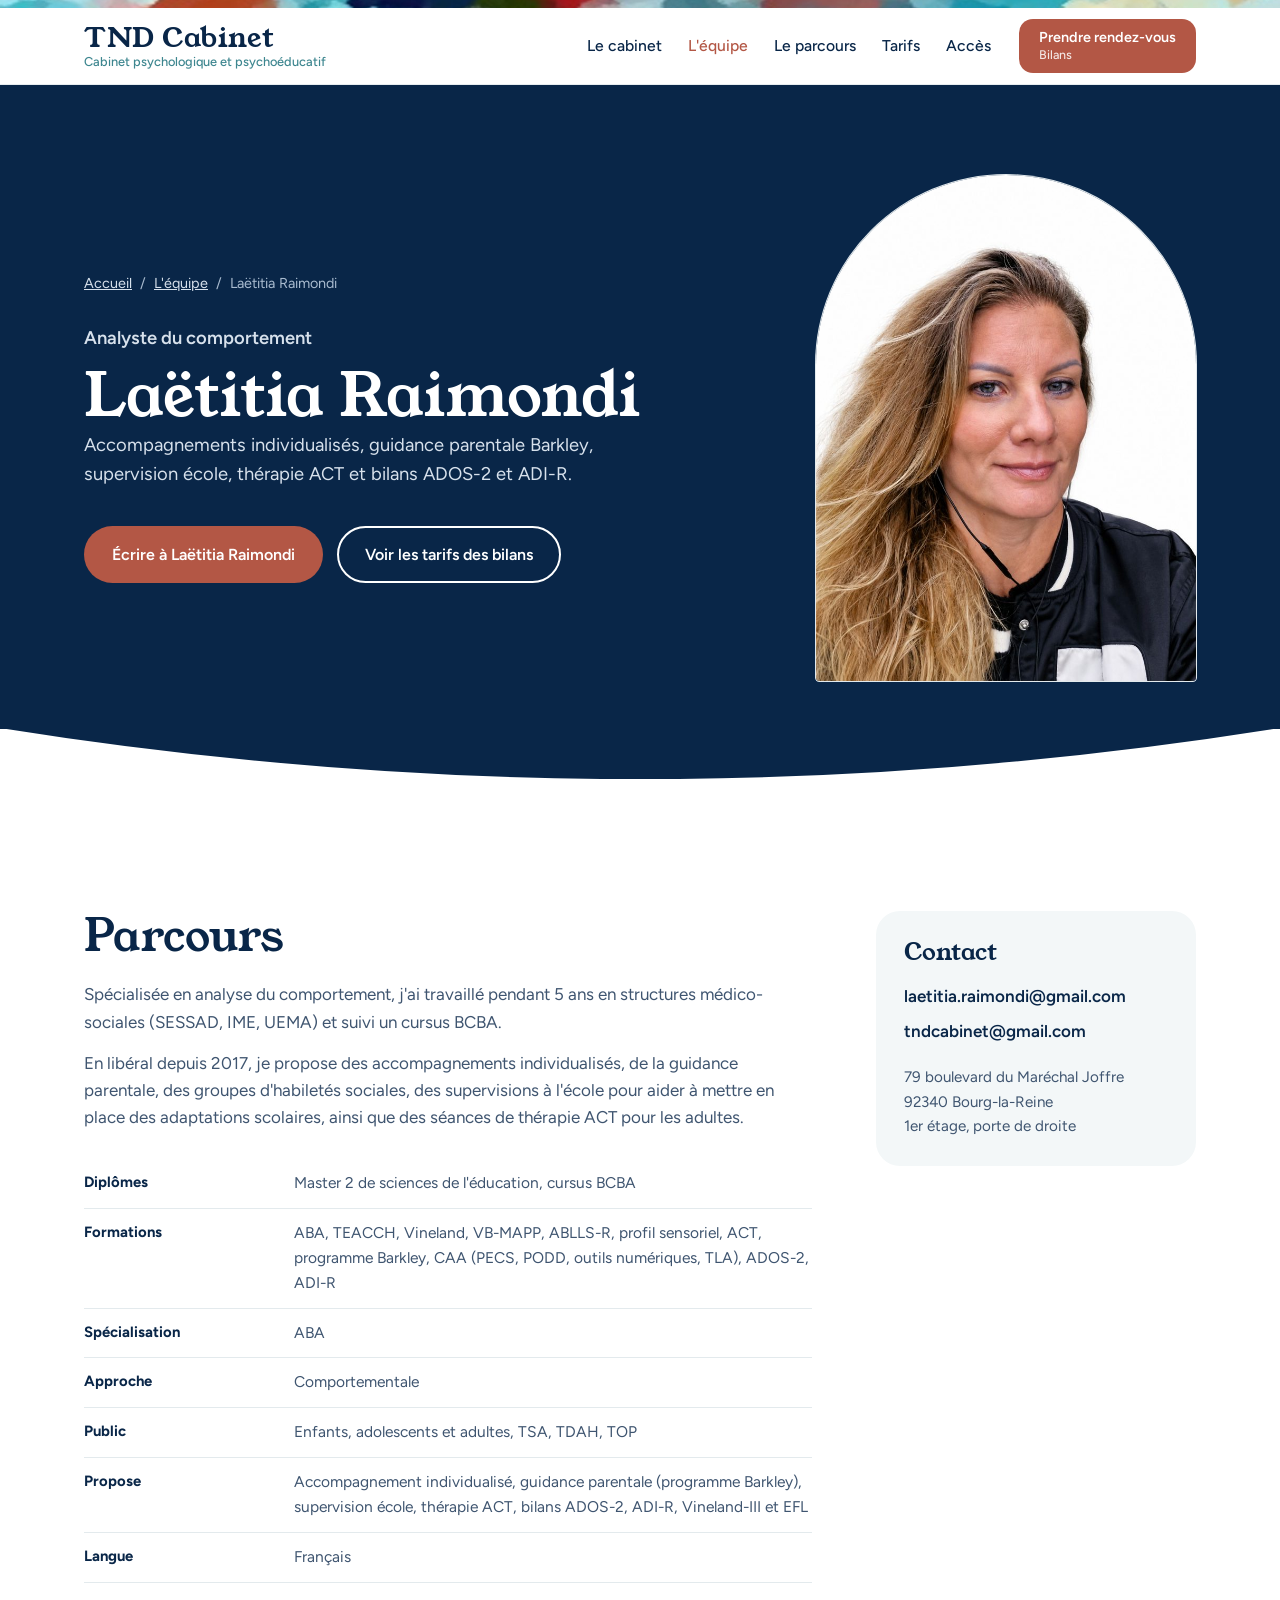
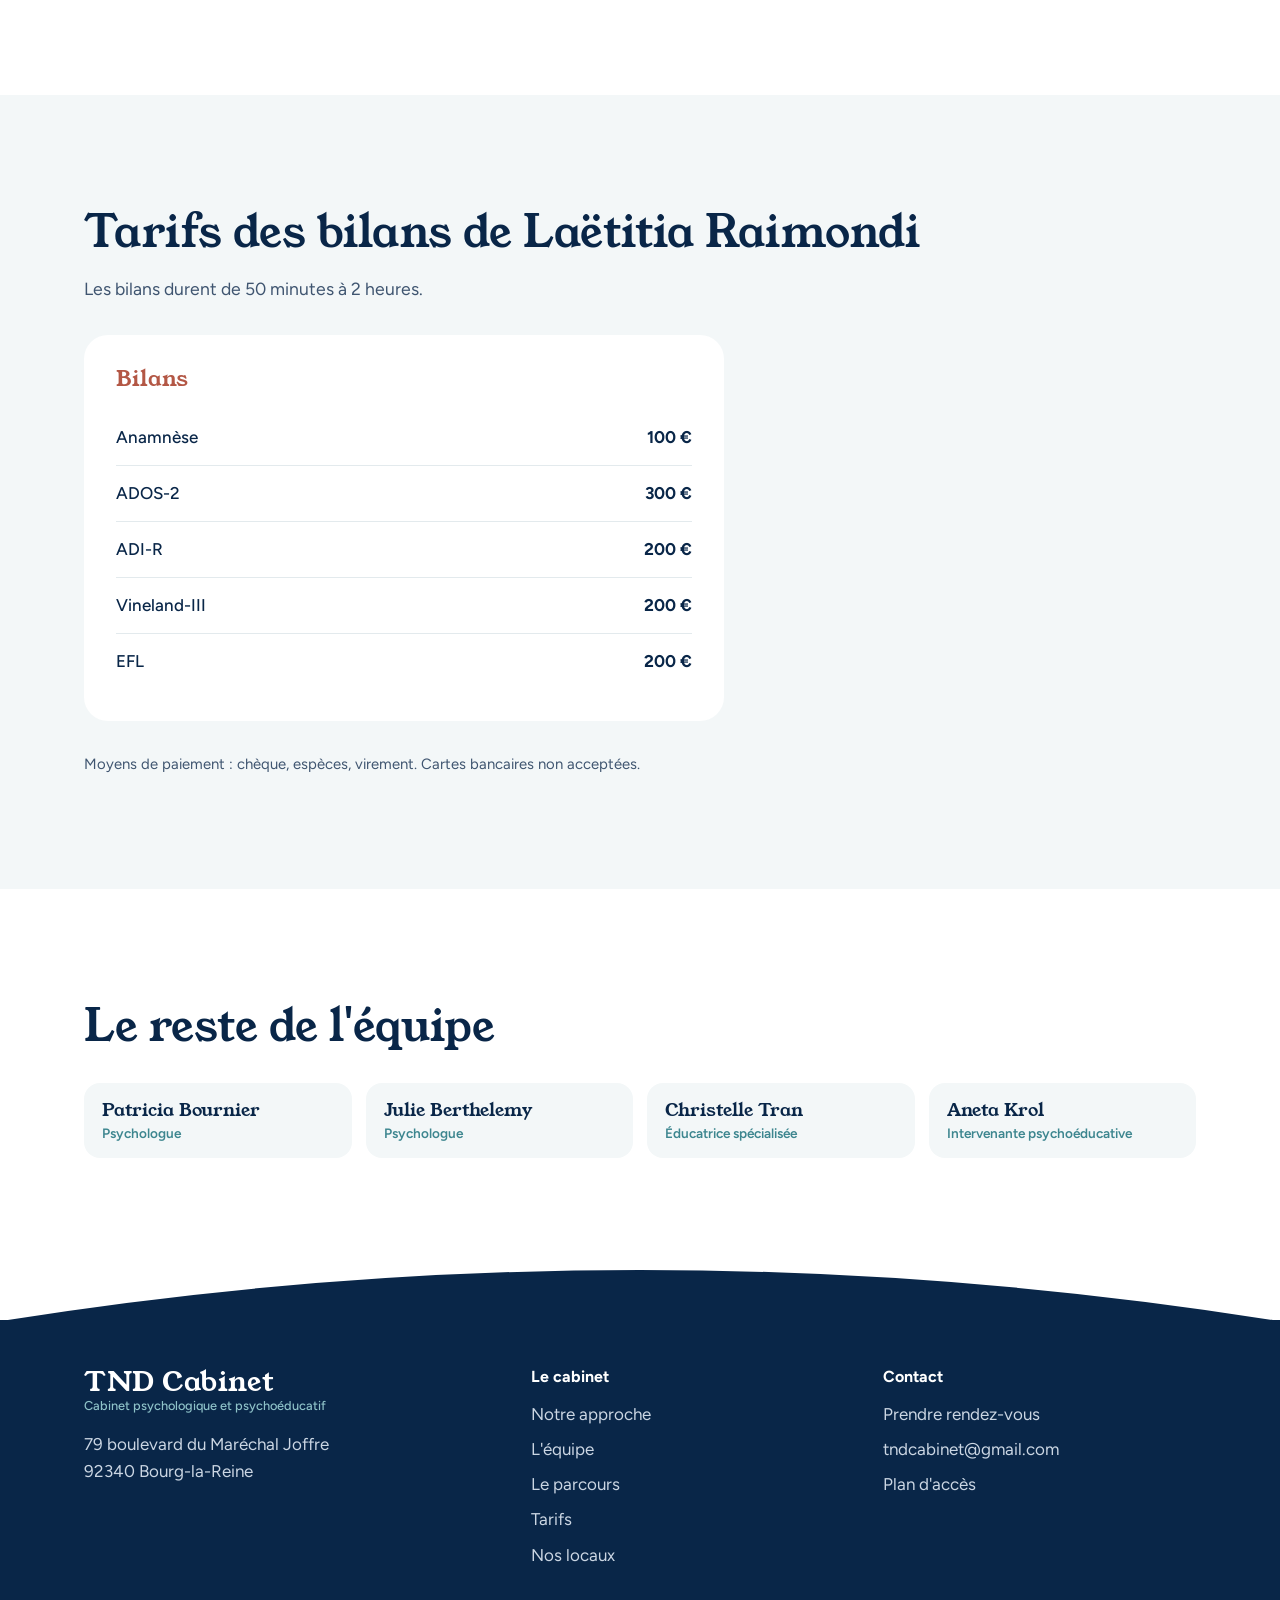
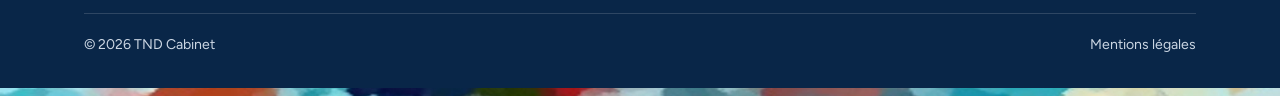
<file: laetitia-raimondi.html>
<!DOCTYPE html>
<html lang="fr">
<head>
<meta charset="UTF-8">
<meta name="viewport" content="width=device-width, initial-scale=1, viewport-fit=cover">
<title>Laëtitia Raimondi, analyste du comportement | TND Cabinet à Bourg-la-Reine</title>
<meta name="description" content="Laëtitia Raimondi, analyste du comportement chez TND Cabinet à Bourg-la-Reine : parcours, accompagnements proposés et tarifs.">
<link rel="preconnect" href="https://fonts.googleapis.com">
<link rel="preconnect" href="https://fonts.gstatic.com" crossorigin>
<link href="https://fonts.googleapis.com/css2?family=Young+Serif&family=Figtree:wght@400;500;600;700&display=swap" rel="stylesheet">
<link rel="icon" href="favicon.svg" type="image/svg+xml">
<link rel="icon" href="favicon-32.png" type="image/png" sizes="32x32">
<link rel="apple-touch-icon" href="apple-touch-icon.png">
<meta name="theme-color" content="#092648">
<link rel="stylesheet" href="style.css">
</head>
<body>

<header class="entete">
  <div class="motif-bande" aria-hidden="true"></div>
  <div class="conteneur">
    <a href="index.html" class="logo" aria-label="TND Cabinet, accueil">
      <strong>TND Cabinet</strong>
      <span>Cabinet psychologique et psychoéducatif</span>
    </a>
    <button class="burger" aria-label="Ouvrir le menu" aria-expanded="false" aria-controls="menu">
      <span></span><span></span><span></span>
    </button>
    <nav class="nav" id="menu" aria-label="Navigation principale">
      <ul>
        <li><a href="index.html#cabinet">Le cabinet</a></li>
        <li><a href="equipe.html" aria-current="page">L'équipe</a></li>
        <li><a href="index.html#parcours">Le parcours</a></li>
        <li><a href="index.html#tarifs">Tarifs</a></li>
        <li><a href="index.html#acces">Accès</a></li>
      </ul>
      <div class="nav-rdv">
        <a href="https://perfactive.fr/patricia-bournier/info" class="btn btn-principal btn-rdv" target="_blank" rel="noopener">Prendre rendez-vous<span>Bilans</span></a>
      </div>
    </nav>
  </div>
</header>

<main id="haut">

  <section class="bande hero hero-personne" aria-labelledby="titre-personne">
    <div class="conteneur">
      <div>
        <nav class="fil" aria-label="Fil d'Ariane"><a href="index.html">Accueil</a><span aria-hidden="true">/</span><a href="equipe.html">L'équipe</a><span aria-hidden="true">/</span><span aria-current="page">Laëtitia Raimondi</span></nav>
        <p class="role-hero">Analyste du comportement</p>
        <h1 id="titre-personne">Laëtitia Raimondi</h1>
        <p>Accompagnements individualisés, guidance parentale Barkley, supervision école, thérapie ACT et bilans ADOS-2 et ADI-R.</p>
        <div class="actions">
          <a href="mailto:laetitia.raimondi@gmail.com" class="btn btn-principal">Écrire à Laëtitia Raimondi</a>
          <a href="#tarifs-perso" class="btn btn-contour">Voir les tarifs des bilans</a>
        </div>
      </div>
      <img class="img arche " src="images/laetitia.jpg" alt="Portrait de Laëtitia Raimondi" width="720" height="960">
    </div>
  </section>
  <svg class="courbe courbe-bas hero-couleur" viewBox="0 0 1440 56" preserveAspectRatio="none" aria-hidden="true"><path d="M0 0 Q720 112 1440 0 Z"/></svg>

  <section class="section intro-section">
    <div class="conteneur personne">
      <div class="personne-texte">
        <h2>Parcours</h2>
        <div class="bio">
        <p>Spécialisée en analyse du comportement, j'ai travaillé pendant 5 ans en structures médico-sociales (SESSAD, IME, UEMA) et suivi un cursus BCBA.</p>
        <p>En libéral depuis 2017, je propose des accompagnements individualisés, de la guidance parentale, des groupes d'habiletés sociales, des supervisions à l'école pour aider à mettre en place des adaptations scolaires, ainsi que des séances de thérapie ACT pour les adultes.</p>
        </div>
        <dl class="details">
          <div><dt>Diplômes</dt><dd>Master 2 de sciences de l'éducation, cursus BCBA</dd></div>
          <div><dt>Formations</dt><dd>ABA, TEACCH, Vineland, VB-MAPP, ABLLS-R, profil sensoriel, ACT, programme Barkley, CAA (PECS, PODD, outils numériques, TLA), ADOS-2, ADI-R</dd></div>
          <div><dt>Spécialisation</dt><dd>ABA</dd></div>
          <div><dt>Approche</dt><dd>Comportementale</dd></div>
          <div><dt>Public</dt><dd>Enfants, adolescents et adultes, TSA, TDAH, TOP</dd></div>
          <div><dt>Propose</dt><dd>Accompagnement individualisé, guidance parentale (programme Barkley), supervision école, thérapie ACT, bilans ADOS-2, ADI-R, Vineland-III et EFL</dd></div>
          <div><dt>Langue</dt><dd>Français</dd></div>
        </dl>
      </div>
      <aside class="personne-contact" aria-labelledby="titre-contact-perso">
        <h2 id="titre-contact-perso">Contact</h2>
        <div class="coords">
          <a href="mailto:laetitia.raimondi@gmail.com">laetitia.raimondi@gmail.com</a>
          <a href="mailto:tndcabinet@gmail.com">tndcabinet@gmail.com</a>
        </div>
        <p class="adresse-perso">79 boulevard du Maréchal Joffre<br>92340 Bourg-la-Reine<br>1er étage, porte de droite</p>
      </aside>
    </div>
  </section>

  <section class="section tarifs-fond" id="tarifs-perso" aria-labelledby="titre-tarifs-perso">
    <div class="conteneur">
      <h2 id="titre-tarifs-perso">Tarifs des bilans de Laëtitia Raimondi</h2>
      <p class="chapeau">Les bilans durent de 50 minutes à 2 heures.</p>
      <div class="tarifs tarifs-1">
        <div class="tarif-bloc">
          <h3>Bilans</h3>
          <dl>
            <div class="ligne"><dt>Anamnèse</dt><dd>100 €</dd></div>
            <div class="ligne"><dt>ADOS-2</dt><dd>300 €</dd></div>
            <div class="ligne"><dt>ADI-R</dt><dd>200 €</dd></div>
            <div class="ligne"><dt>Vineland-III</dt><dd>200 €</dd></div>
            <div class="ligne"><dt>EFL</dt><dd>200 €</dd></div>
          </dl>
        </div>
        <p class="note">Moyens de paiement : chèque, espèces, virement. Cartes bancaires non acceptées.</p>
      </div>
    </div>
  </section>

  <section class="section" aria-labelledby="titre-autres">
    <div class="conteneur">
      <h2 id="titre-autres">Le reste de l'équipe</h2>
      <ul class="sommaire sommaire-4">
        <li><a href="patricia-bournier.html">Patricia Bournier<span>Psychologue</span></a></li>
        <li><a href="julie-berthelemy.html">Julie Berthelemy<span>Psychologue</span></a></li>
        <li><a href="christelle-tran.html">Christelle Tran<span>Éducatrice spécialisée</span></a></li>
        <li><a href="aneta-krol.html">Aneta Krol<span>Intervenante psychoéducative</span></a></li>
      </ul>
    </div>
  </section>

</main>

<svg class="courbe courbe-haut pied-couleur" viewBox="0 0 1440 56" preserveAspectRatio="none" aria-hidden="true"><path d="M0 56 Q720 -56 1440 56 Z"/></svg>
<footer class="pied">
  <div class="conteneur">
    <div class="pied-grille">
      <div>
        <a href="index.html" class="logo"><strong>TND Cabinet</strong><span>Cabinet psychologique et psychoéducatif</span></a>
        <p class="adresse">79 boulevard du Maréchal Joffre<br>92340 Bourg-la-Reine</p>
      </div>
      <div>
        <h3>Le cabinet</h3>
        <ul>
          <li><a href="index.html#cabinet">Notre approche</a></li>
          <li><a href="equipe.html">L'équipe</a></li>
          <li><a href="index.html#parcours">Le parcours</a></li>
          <li><a href="index.html#tarifs">Tarifs</a></li>
          <li><a href="nos-locaux.html">Nos locaux</a></li>
        </ul>
      </div>
      <div>
        <h3>Contact</h3>
        <ul>
          <li><a href="index.html#contact">Prendre rendez-vous</a></li>
          <li><a href="mailto:tndcabinet@gmail.com">tndcabinet@gmail.com</a></li>
          <li><a href="index.html#acces">Plan d'accès</a></li>
        </ul>
      </div>
    </div>
    <div class="pied-bas">
      <span>© 2026 TND Cabinet</span>
      <a href="mentions-legales.html">Mentions légales</a>
    </div>
  </div>
  <div class="motif-bande" aria-hidden="true"></div>
</footer>

<script src="script.js" defer></script>
</body>
</html>
</file>
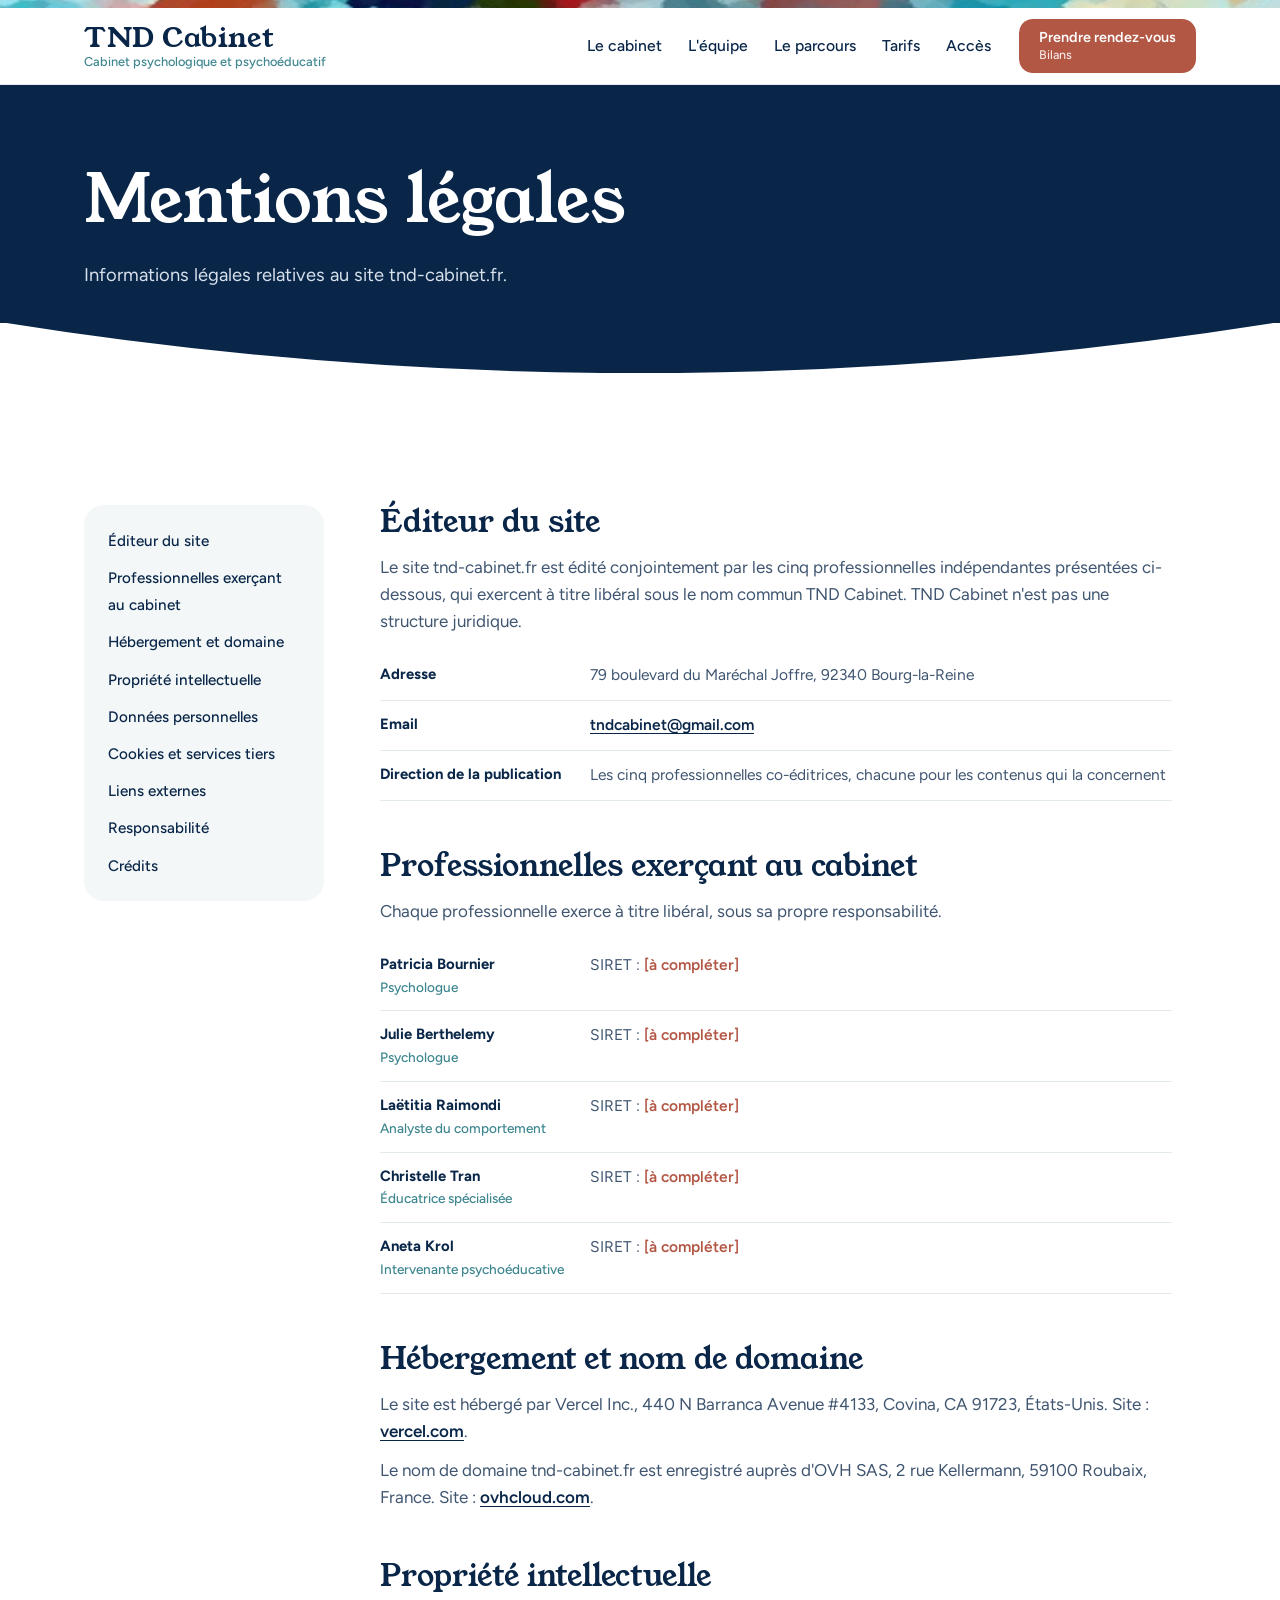
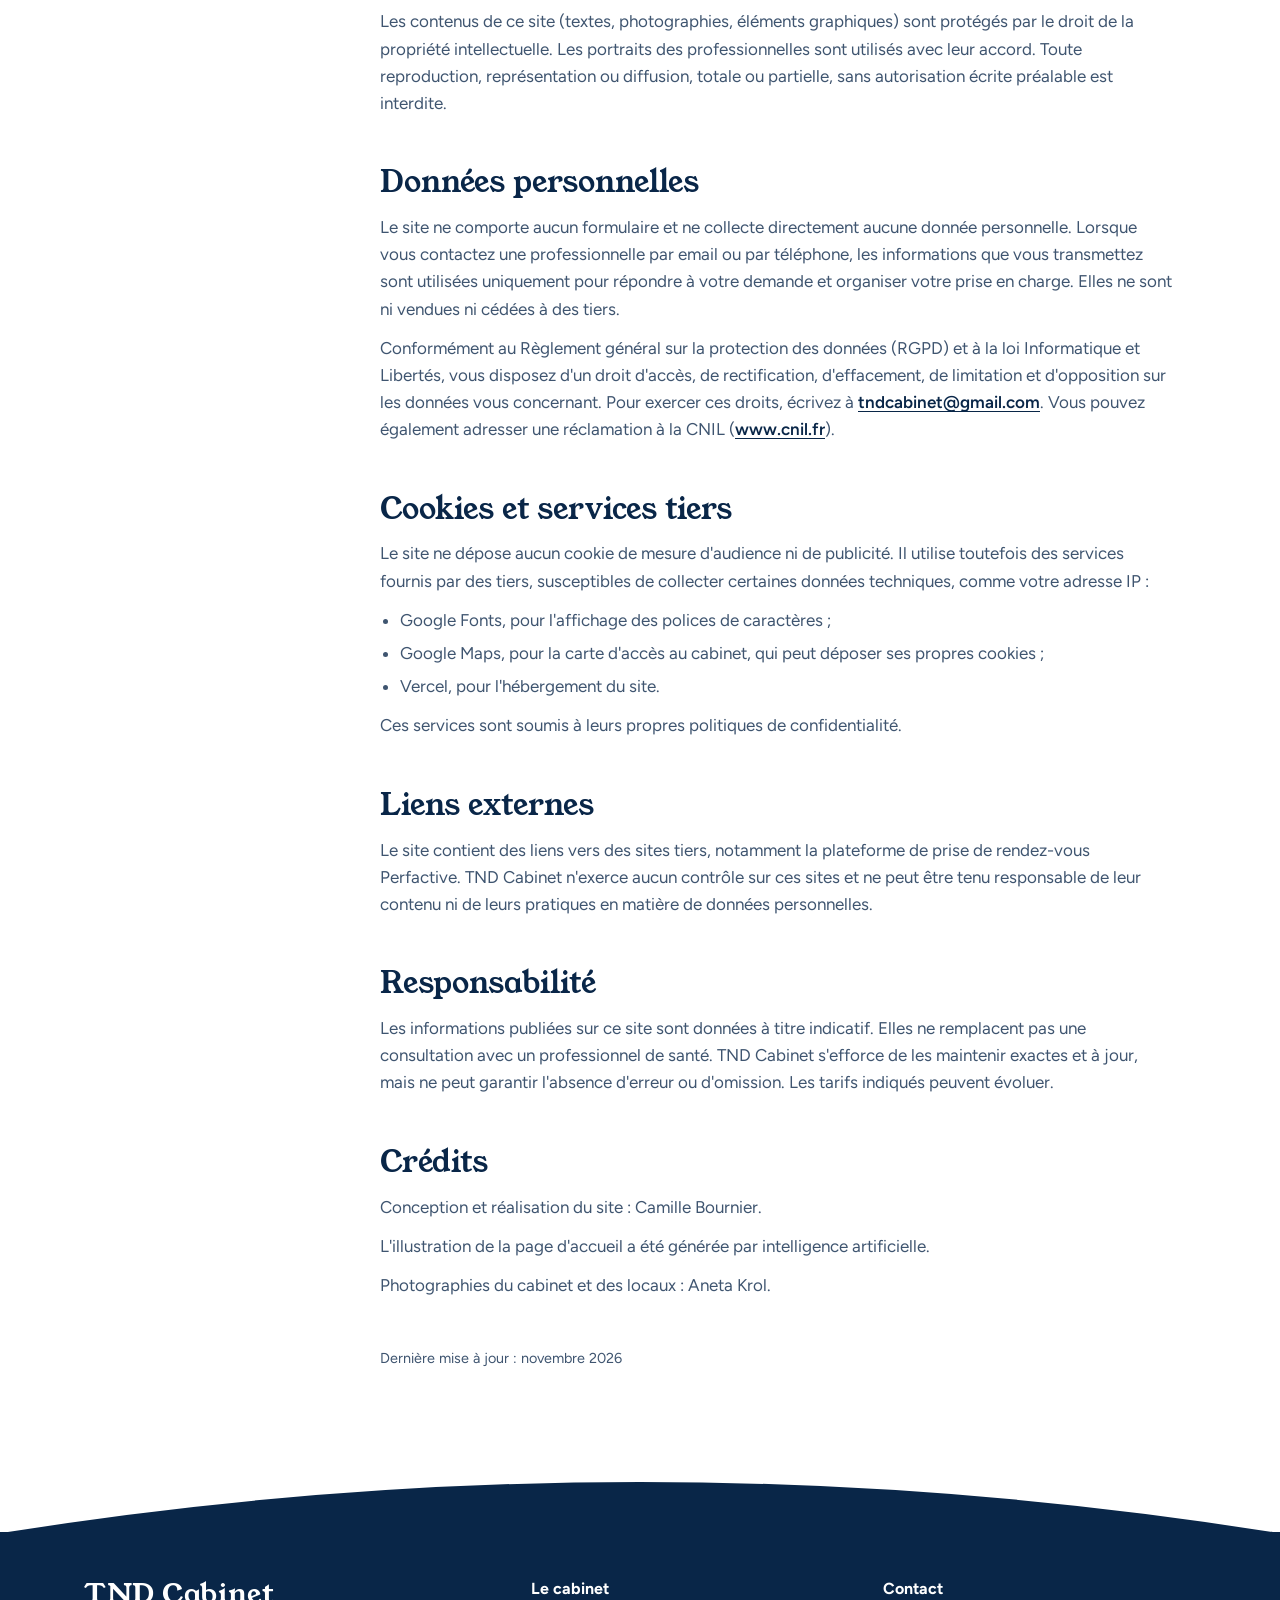
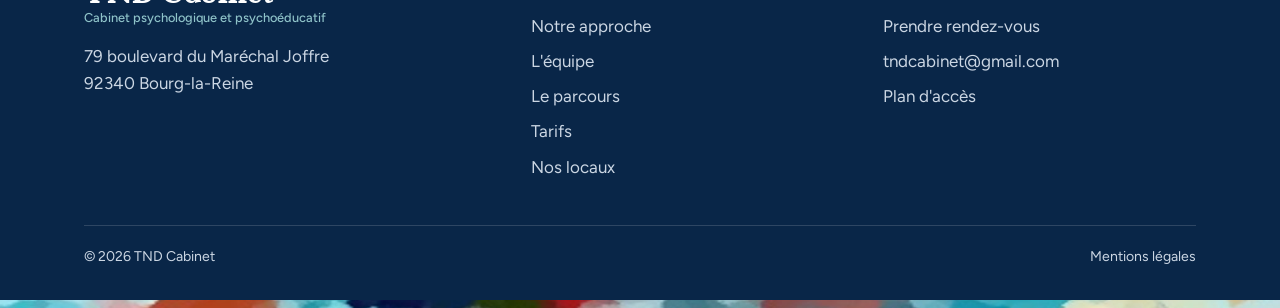
<file: mentions-legales.html>
<!DOCTYPE html>
<html lang="fr">
<head>
<meta charset="UTF-8">
<meta name="viewport" content="width=device-width, initial-scale=1, viewport-fit=cover">
<title>Mentions légales | TND Cabinet à Bourg-la-Reine</title>
<meta name="description" content="Mentions légales du site de TND Cabinet, cabinet psychologique et psychoéducatif à Bourg-la-Reine : éditeur, hébergement, données personnelles et cookies.">
<meta name="robots" content="noindex">
<link rel="preconnect" href="https://fonts.googleapis.com">
<link rel="preconnect" href="https://fonts.gstatic.com" crossorigin>
<link href="https://fonts.googleapis.com/css2?family=Young+Serif&family=Figtree:wght@400;500;600;700&display=swap" rel="stylesheet">
<link rel="icon" href="favicon.svg" type="image/svg+xml">
<link rel="icon" href="favicon-32.png" type="image/png" sizes="32x32">
<link rel="apple-touch-icon" href="apple-touch-icon.png">
<meta name="theme-color" content="#092648">
<link rel="stylesheet" href="style.css">
</head>
<body>

<header class="entete">
  <div class="motif-bande" aria-hidden="true"></div>
  <div class="conteneur">
    <a href="index.html" class="logo" aria-label="TND Cabinet, accueil">
      <strong>TND Cabinet</strong>
      <span>Cabinet psychologique et psychoéducatif</span>
    </a>
    <button class="burger" aria-label="Ouvrir le menu" aria-expanded="false" aria-controls="menu">
      <span></span><span></span><span></span>
    </button>
    <nav class="nav" id="menu" aria-label="Navigation principale">
      <ul>
        <li><a href="index.html#cabinet">Le cabinet</a></li>
        <li><a href="equipe.html">L'équipe</a></li>
        <li><a href="index.html#parcours">Le parcours</a></li>
        <li><a href="index.html#tarifs">Tarifs</a></li>
        <li><a href="index.html#acces">Accès</a></li>
      </ul>
      <div class="nav-rdv">
        <a href="https://perfactive.fr/patricia-bournier/info" class="btn btn-principal btn-rdv" target="_blank" rel="noopener">Prendre rendez-vous<span>Bilans</span></a>
      </div>
    </nav>
  </div>
</header>

<main id="haut">

  <section class="bande hero hero-page" aria-labelledby="titre-page">
    <div class="conteneur">
      <h1 id="titre-page">Mentions légales</h1>
      <p>Informations légales relatives au site tnd-cabinet.fr.</p>
    </div>
  </section>
  <svg class="courbe courbe-bas hero-couleur" viewBox="0 0 1440 56" preserveAspectRatio="none" aria-hidden="true"><path d="M0 0 Q720 112 1440 0 Z"/></svg>

  <section class="section intro-section">
    <div class="conteneur legal">

      <nav class="legal-sommaire" aria-label="Sommaire">
        <ul>
          <li><a href="#editeur">Éditeur du site</a></li>
          <li><a href="#professionnelles">Professionnelles exerçant au cabinet</a></li>
          <li><a href="#hebergement">Hébergement et domaine</a></li>
          <li><a href="#propriete">Propriété intellectuelle</a></li>
          <li><a href="#donnees">Données personnelles</a></li>
          <li><a href="#cookies">Cookies et services tiers</a></li>
          <li><a href="#liens">Liens externes</a></li>
          <li><a href="#responsabilite">Responsabilité</a></li>
          <li><a href="#credits">Crédits</a></li>
        </ul>
      </nav>

      <div class="legal-texte">

        <h2 id="editeur">Éditeur du site</h2>
        <p>Le site tnd-cabinet.fr est édité conjointement par les cinq professionnelles indépendantes présentées ci-dessous, qui exercent à titre libéral sous le nom commun TND Cabinet. TND Cabinet n'est pas une structure juridique.</p>
        <dl class="details">
          <div><dt>Adresse</dt><dd>79 boulevard du Maréchal Joffre, 92340 Bourg-la-Reine</dd></div>
          <div><dt>Email</dt><dd><a href="mailto:tndcabinet@gmail.com">tndcabinet@gmail.com</a></dd></div>
          <div><dt>Direction de la publication</dt><dd>Les cinq professionnelles co-éditrices, chacune pour les contenus qui la concernent</dd></div>
        </dl>

        <h2 id="professionnelles">Professionnelles exerçant au cabinet</h2>
        <p>Chaque professionnelle exerce à titre libéral, sous sa propre responsabilité.</p>
        <dl class="details">
          <div><dt>Patricia Bournier<small>Psychologue</small></dt><dd>SIRET : <span class="a-completer">[à compléter]</span></dd></div>
          <div><dt>Julie Berthelemy<small>Psychologue</small></dt><dd>SIRET : <span class="a-completer">[à compléter]</span></dd></div>
          <div><dt>Laëtitia Raimondi<small>Analyste du comportement</small></dt><dd>SIRET : <span class="a-completer">[à compléter]</span></dd></div>
          <div><dt>Christelle Tran<small>Éducatrice spécialisée</small></dt><dd>SIRET : <span class="a-completer">[à compléter]</span></dd></div>
          <div><dt>Aneta Krol<small>Intervenante psychoéducative</small></dt><dd>SIRET : <span class="a-completer">[à compléter]</span></dd></div>
        </dl>

        <h2 id="hebergement">Hébergement et nom de domaine</h2>
        <p>Le site est hébergé par Vercel Inc., 440 N Barranca Avenue #4133, Covina, CA 91723, États-Unis. Site : <a href="https://vercel.com" target="_blank" rel="noopener">vercel.com</a>.</p>
        <p>Le nom de domaine tnd-cabinet.fr est enregistré auprès d'OVH SAS, 2 rue Kellermann, 59100 Roubaix, France. Site : <a href="https://www.ovhcloud.com" target="_blank" rel="noopener">ovhcloud.com</a>.</p>

        <h2 id="propriete">Propriété intellectuelle</h2>
        <p>Les contenus de ce site (textes, photographies, éléments graphiques) sont protégés par le droit de la propriété intellectuelle. Les portraits des professionnelles sont utilisés avec leur accord. Toute reproduction, représentation ou diffusion, totale ou partielle, sans autorisation écrite préalable est interdite.</p>

        <h2 id="donnees">Données personnelles</h2>
        <p>Le site ne comporte aucun formulaire et ne collecte directement aucune donnée personnelle. Lorsque vous contactez une professionnelle par email ou par téléphone, les informations que vous transmettez sont utilisées uniquement pour répondre à votre demande et organiser votre prise en charge. Elles ne sont ni vendues ni cédées à des tiers.</p>
        <p>Conformément au Règlement général sur la protection des données (RGPD) et à la loi Informatique et Libertés, vous disposez d'un droit d'accès, de rectification, d'effacement, de limitation et d'opposition sur les données vous concernant. Pour exercer ces droits, écrivez à <a href="mailto:tndcabinet@gmail.com">tndcabinet@gmail.com</a>. Vous pouvez également adresser une réclamation à la CNIL (<a href="https://www.cnil.fr" target="_blank" rel="noopener">www.cnil.fr</a>).</p>

        <h2 id="cookies">Cookies et services tiers</h2>
        <p>Le site ne dépose aucun cookie de mesure d'audience ni de publicité. Il utilise toutefois des services fournis par des tiers, susceptibles de collecter certaines données techniques, comme votre adresse IP :</p>
        <ul class="legal-liste">
          <li>Google Fonts, pour l'affichage des polices de caractères ;</li>
          <li>Google Maps, pour la carte d'accès au cabinet, qui peut déposer ses propres cookies ;</li>
          <li>Vercel, pour l'hébergement du site.</li>
        </ul>
        <p>Ces services sont soumis à leurs propres politiques de confidentialité.</p>

        <h2 id="liens">Liens externes</h2>
        <p>Le site contient des liens vers des sites tiers, notamment la plateforme de prise de rendez-vous Perfactive. TND Cabinet n'exerce aucun contrôle sur ces sites et ne peut être tenu responsable de leur contenu ni de leurs pratiques en matière de données personnelles.</p>

        <h2 id="responsabilite">Responsabilité</h2>
        <p>Les informations publiées sur ce site sont données à titre indicatif. Elles ne remplacent pas une consultation avec un professionnel de santé. TND Cabinet s'efforce de les maintenir exactes et à jour, mais ne peut garantir l'absence d'erreur ou d'omission. Les tarifs indiqués peuvent évoluer.</p>

        <h2 id="credits">Crédits</h2>
        <p>Conception et réalisation du site : Camille Bournier.</p>
        <p>L'illustration de la page d'accueil a été générée par intelligence artificielle.</p>
        <p>Photographies du cabinet et des locaux : Aneta Krol.</p>

        <p class="maj">Dernière mise à jour : novembre 2026</p>
      </div>
    </div>
  </section>

</main>

<svg class="courbe courbe-haut pied-couleur" viewBox="0 0 1440 56" preserveAspectRatio="none" aria-hidden="true"><path d="M0 56 Q720 -56 1440 56 Z"/></svg>
<footer class="pied">
  <div class="conteneur">
    <div class="pied-grille">
      <div>
        <a href="index.html" class="logo"><strong>TND Cabinet</strong><span>Cabinet psychologique et psychoéducatif</span></a>
        <p class="adresse">79 boulevard du Maréchal Joffre<br>92340 Bourg-la-Reine</p>
      </div>
      <div>
        <h3>Le cabinet</h3>
        <ul>
          <li><a href="index.html#cabinet">Notre approche</a></li>
          <li><a href="equipe.html">L'équipe</a></li>
          <li><a href="index.html#parcours">Le parcours</a></li>
          <li><a href="index.html#tarifs">Tarifs</a></li>
          <li><a href="nos-locaux.html">Nos locaux</a></li>
        </ul>
      </div>
      <div>
        <h3>Contact</h3>
        <ul>
          <li><a href="index.html#contact">Prendre rendez-vous</a></li>
          <li><a href="mailto:tndcabinet@gmail.com">tndcabinet@gmail.com</a></li>
          <li><a href="index.html#acces">Plan d'accès</a></li>
        </ul>
      </div>
    </div>
    <div class="pied-bas">
      <span>© 2026 TND Cabinet</span>
      <a href="mentions-legales.html">Mentions légales</a>
    </div>
  </div>
  <div class="motif-bande" aria-hidden="true"></div>
</footer>

<script src="script.js" defer></script>
</body>
</html>
</file>
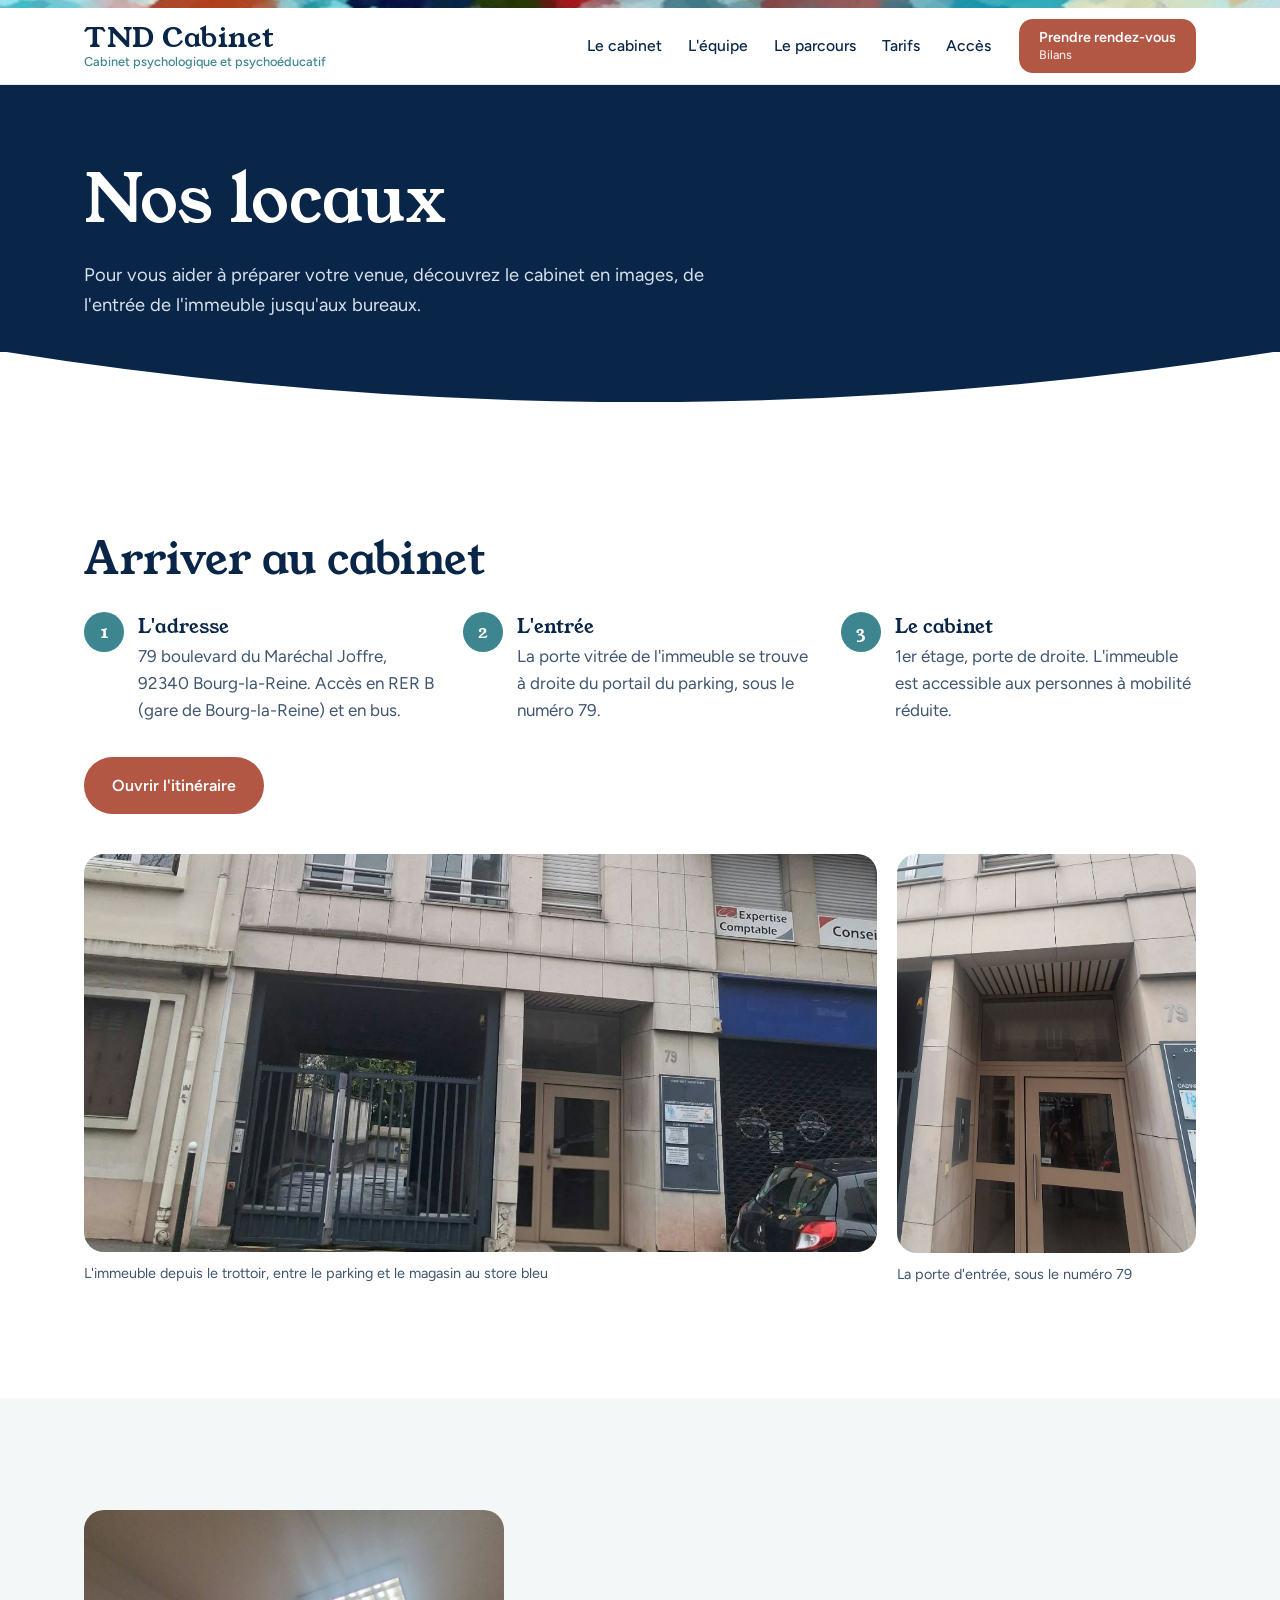
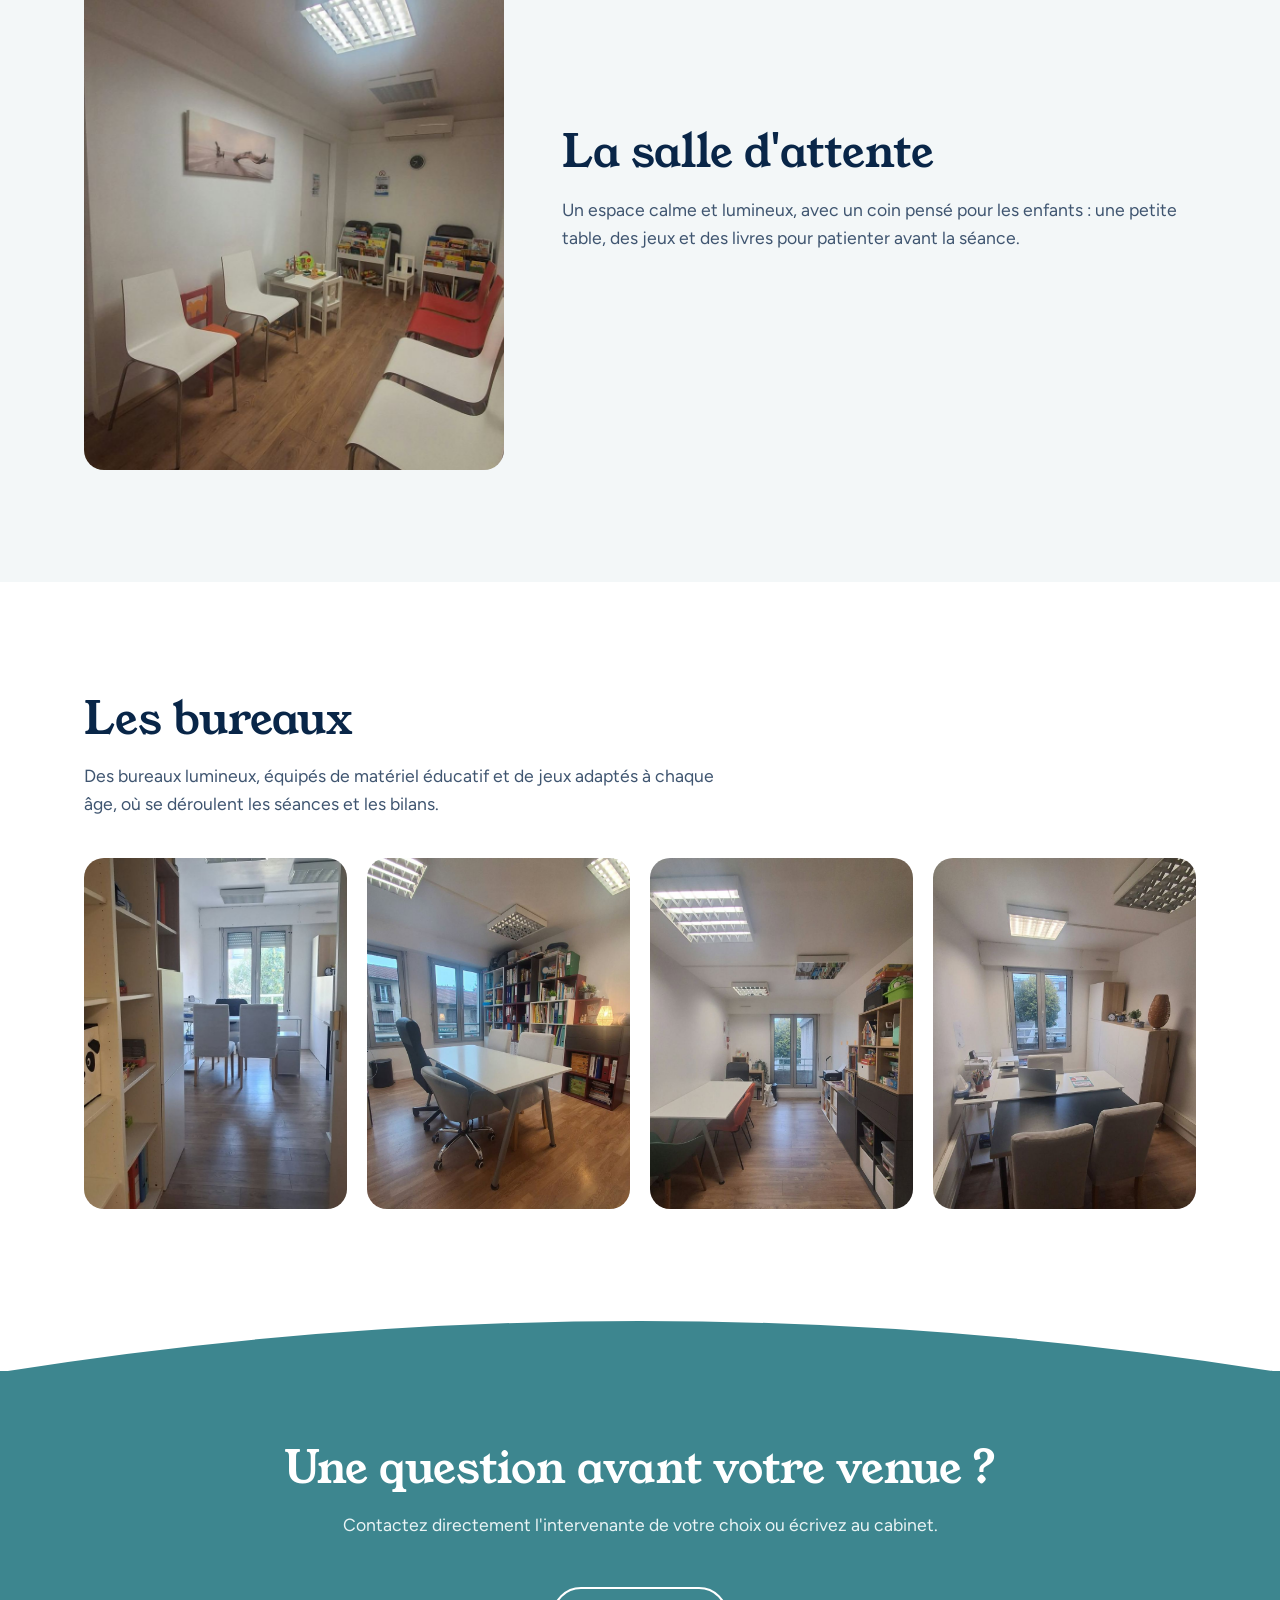
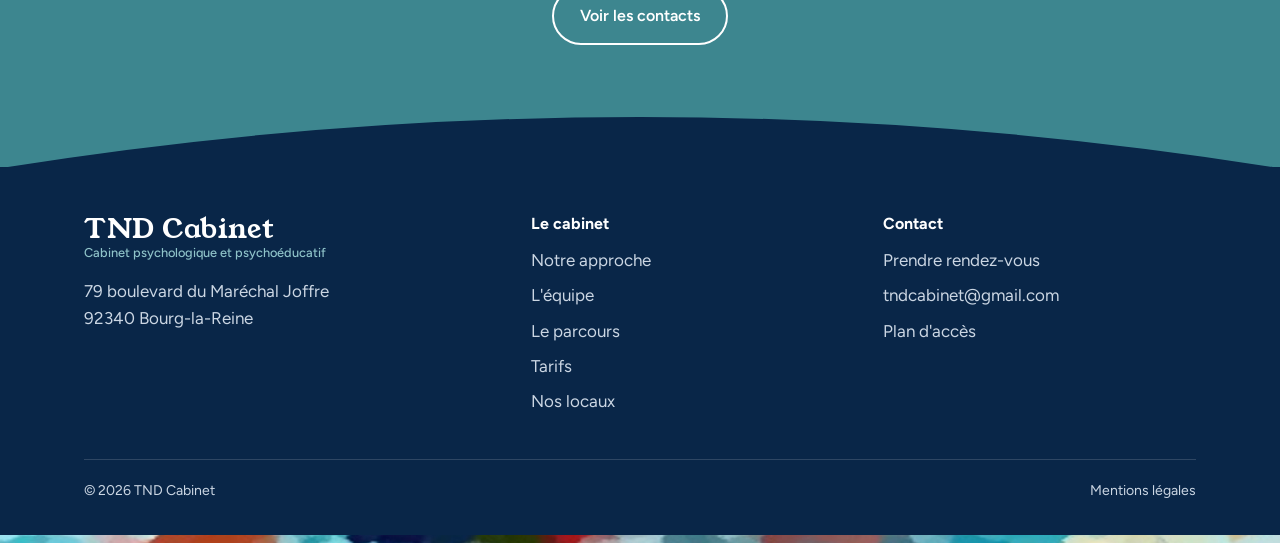
<file: nos-locaux.html>
<!DOCTYPE html>
<html lang="fr">
<head>
<meta charset="UTF-8">
<meta name="viewport" content="width=device-width, initial-scale=1, viewport-fit=cover">
<title>Nos locaux | TND Cabinet à Bourg-la-Reine</title>
<meta name="description" content="Découvrez en photos les locaux de TND Cabinet à Bourg-la-Reine : l'entrée de l'immeuble, la salle d'attente et les bureaux de consultation.">
<link rel="preconnect" href="https://fonts.googleapis.com">
<link rel="preconnect" href="https://fonts.gstatic.com" crossorigin>
<link href="https://fonts.googleapis.com/css2?family=Young+Serif&family=Figtree:wght@400;500;600;700&display=swap" rel="stylesheet">
<link rel="icon" href="favicon.svg" type="image/svg+xml">
<link rel="icon" href="favicon-32.png" type="image/png" sizes="32x32">
<link rel="apple-touch-icon" href="apple-touch-icon.png">
<meta name="theme-color" content="#092648">
<link rel="stylesheet" href="style.css">
</head>
<body>

<header class="entete">
  <div class="motif-bande" aria-hidden="true"></div>
  <div class="conteneur">
    <a href="index.html" class="logo" aria-label="TND Cabinet, accueil">
      <strong>TND Cabinet</strong>
      <span>Cabinet psychologique et psychoéducatif</span>
    </a>
    <button class="burger" aria-label="Ouvrir le menu" aria-expanded="false" aria-controls="menu">
      <span></span><span></span><span></span>
    </button>
    <nav class="nav" id="menu" aria-label="Navigation principale">
      <ul>
        <li><a href="index.html#cabinet">Le cabinet</a></li>
        <li><a href="equipe.html">L'équipe</a></li>
        <li><a href="index.html#parcours">Le parcours</a></li>
        <li><a href="index.html#tarifs">Tarifs</a></li>
        <li><a href="index.html#acces">Accès</a></li>
      </ul>
      <div class="nav-rdv">
        <a href="https://perfactive.fr/patricia-bournier/info" class="btn btn-principal btn-rdv" target="_blank" rel="noopener">Prendre rendez-vous<span>Bilans</span></a>
      </div>
    </nav>
  </div>
</header>

<main id="haut">

  <section class="bande hero hero-page" aria-labelledby="titre-page">
    <div class="conteneur">
      <h1 id="titre-page">Nos locaux</h1>
      <p>Pour vous aider à préparer votre venue, découvrez le cabinet en images, de l'entrée de l'immeuble jusqu'aux bureaux.</p>
    </div>
  </section>
  <svg class="courbe courbe-bas hero-couleur" viewBox="0 0 1440 56" preserveAspectRatio="none" aria-hidden="true"><path d="M0 0 Q720 112 1440 0 Z"/></svg>

  <section class="section intro-section" aria-labelledby="titre-arrivee">
    <div class="conteneur locaux-arrivee">
      <div>
        <h2 id="titre-arrivee">Arriver au cabinet</h2>
        <ol class="etapes-arrivee">
          <li><strong>L'adresse</strong><span>79 boulevard du Maréchal Joffre, 92340 Bourg-la-Reine. Accès en RER B (gare de Bourg-la-Reine) et en bus.</span></li>
          <li><strong>L'entrée</strong><span>La porte vitrée de l'immeuble se trouve à droite du portail du parking, sous le numéro 79.</span></li>
          <li><strong>Le cabinet</strong><span>1er étage, porte de droite. L'immeuble est accessible aux personnes à mobilité réduite.</span></li>
        </ol>
        <a href="https://www.google.com/maps/search/?api=1&amp;query=79+boulevard+du+Mar%C3%A9chal+Joffre+92340+Bourg-la-Reine" target="_blank" rel="noopener" class="btn btn-principal">Ouvrir l'itinéraire</a>
      </div>
      <div class="arrivee-photos">
          <figure class="photo">
            <img class="img-facade" src="images/facade.jpg" alt="Rez-de-chaussée du 79 boulevard du Maréchal Joffre : portail du parking, porte d'entrée vitrée et magasin voisin au store bleu" width="1400" height="702" loading="lazy">
            <figcaption>L'immeuble depuis le trottoir, entre le parking et le magasin au store bleu</figcaption>
          </figure>
          <figure class="photo">
            <img src="images/entree.jpg" alt="Porte d'entrée vitrée de l'immeuble, sous le numéro 79" width="865" height="1153" loading="lazy">
            <figcaption>La porte d'entrée, sous le numéro 79</figcaption>
          </figure>
      </div>
    </div>
  </section>

  <section class="section tarifs-fond" aria-labelledby="titre-attente">
    <div class="conteneur locaux-attente">
        <figure class="photo">
          <img src="images/salle-attente.jpg" alt="Salle d'attente avec chaises, petite table pour enfants, jeux et bacs à livres" width="1002" height="1200" loading="lazy">
        </figure>
      <div>
        <h2 id="titre-attente">La salle d'attente</h2>
        <p class="chapeau">Un espace calme et lumineux, avec un coin pensé pour les enfants : une petite table, des jeux et des livres pour patienter avant la séance.</p>
      </div>
    </div>
  </section>

  <section class="section" aria-labelledby="titre-bureaux">
    <div class="conteneur">
      <h2 id="titre-bureaux">Les bureaux</h2>
      <p class="chapeau">Des bureaux lumineux, équipés de matériel éducatif et de jeux adaptés à chaque âge, où se déroulent les séances et les bilans.</p>
      <div class="locaux-bureaux">
        <figure class="photo">
          <img src="images/cabinet.jpg" alt="Bureau vu depuis l'entrée, avec étagères de jeux et une table près de la fenêtre" width="1000" height="1000" loading="lazy">
        </figure>
        <figure class="photo">
          <img src="images/bureau-2.jpg" alt="Bureau avec une grande table blanche et des étagères remplies de jeux et de classeurs" width="1002" height="1200" loading="lazy">
        </figure>
        <figure class="photo">
          <img src="images/bureau-3.jpg" alt="Bureau en longueur avec une table, des chaises colorées et des meubles de rangement pour les jeux" width="1002" height="1200" loading="lazy">
        </figure>
        <figure class="photo">
          <img src="images/bureau-1.jpg" alt="Petit bureau avec une table, deux chaises et une fenêtre donnant sur des arbres" width="1002" height="1200" loading="lazy">
        </figure>
      </div>
    </div>
  </section>

  <svg class="courbe courbe-haut parcours-couleur" viewBox="0 0 1440 56" preserveAspectRatio="none" aria-hidden="true"><path d="M0 56 Q720 -56 1440 56 Z"/></svg>
  <section class="bande parcours cta" aria-labelledby="titre-cta">
    <div class="conteneur">
      <h2 id="titre-cta">Une question avant votre venue ?</h2>
      <p class="chapeau">Contactez directement l'intervenante de votre choix ou écrivez au cabinet.</p>
      <div class="suite"><a href="index.html#contact" class="btn btn-contour">Voir les contacts</a></div>
    </div>
  </section>

</main>

<svg class="courbe courbe-haut pied-couleur" style="background:var(--teal)" viewBox="0 0 1440 56" preserveAspectRatio="none" aria-hidden="true"><path d="M0 56 Q720 -56 1440 56 Z"/></svg>
<footer class="pied">
  <div class="conteneur">
    <div class="pied-grille">
      <div>
        <a href="index.html" class="logo"><strong>TND Cabinet</strong><span>Cabinet psychologique et psychoéducatif</span></a>
        <p class="adresse">79 boulevard du Maréchal Joffre<br>92340 Bourg-la-Reine</p>
      </div>
      <div>
        <h3>Le cabinet</h3>
        <ul>
          <li><a href="index.html#cabinet">Notre approche</a></li>
          <li><a href="equipe.html">L'équipe</a></li>
          <li><a href="index.html#parcours">Le parcours</a></li>
          <li><a href="index.html#tarifs">Tarifs</a></li>
          <li><a href="nos-locaux.html">Nos locaux</a></li>
        </ul>
      </div>
      <div>
        <h3>Contact</h3>
        <ul>
          <li><a href="index.html#contact">Prendre rendez-vous</a></li>
          <li><a href="mailto:tndcabinet@gmail.com">tndcabinet@gmail.com</a></li>
          <li><a href="index.html#acces">Plan d'accès</a></li>
        </ul>
      </div>
    </div>
    <div class="pied-bas">
      <span>© 2026 TND Cabinet</span>
      <a href="mentions-legales.html">Mentions légales</a>
    </div>
  </div>
  <div class="motif-bande" aria-hidden="true"></div>
</footer>

<script src="script.js" defer></script>
</body>
</html>
</file>
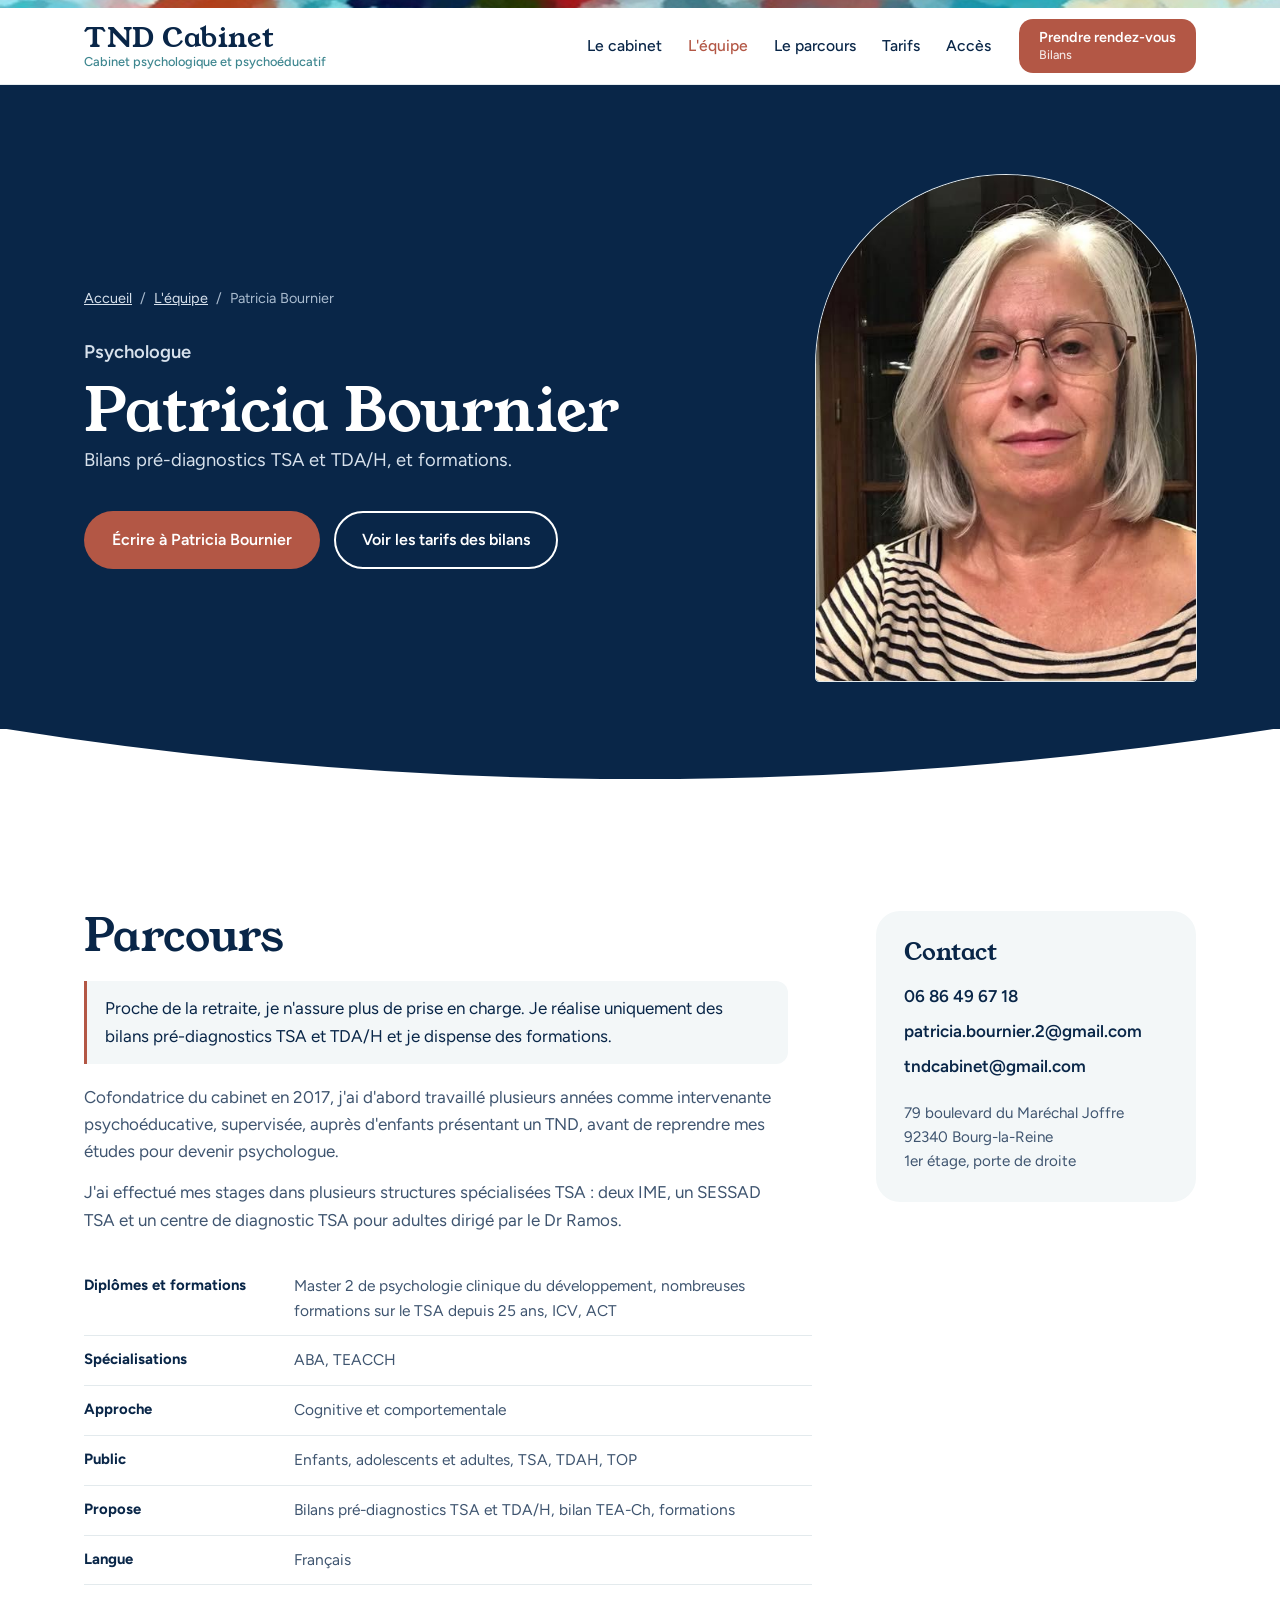
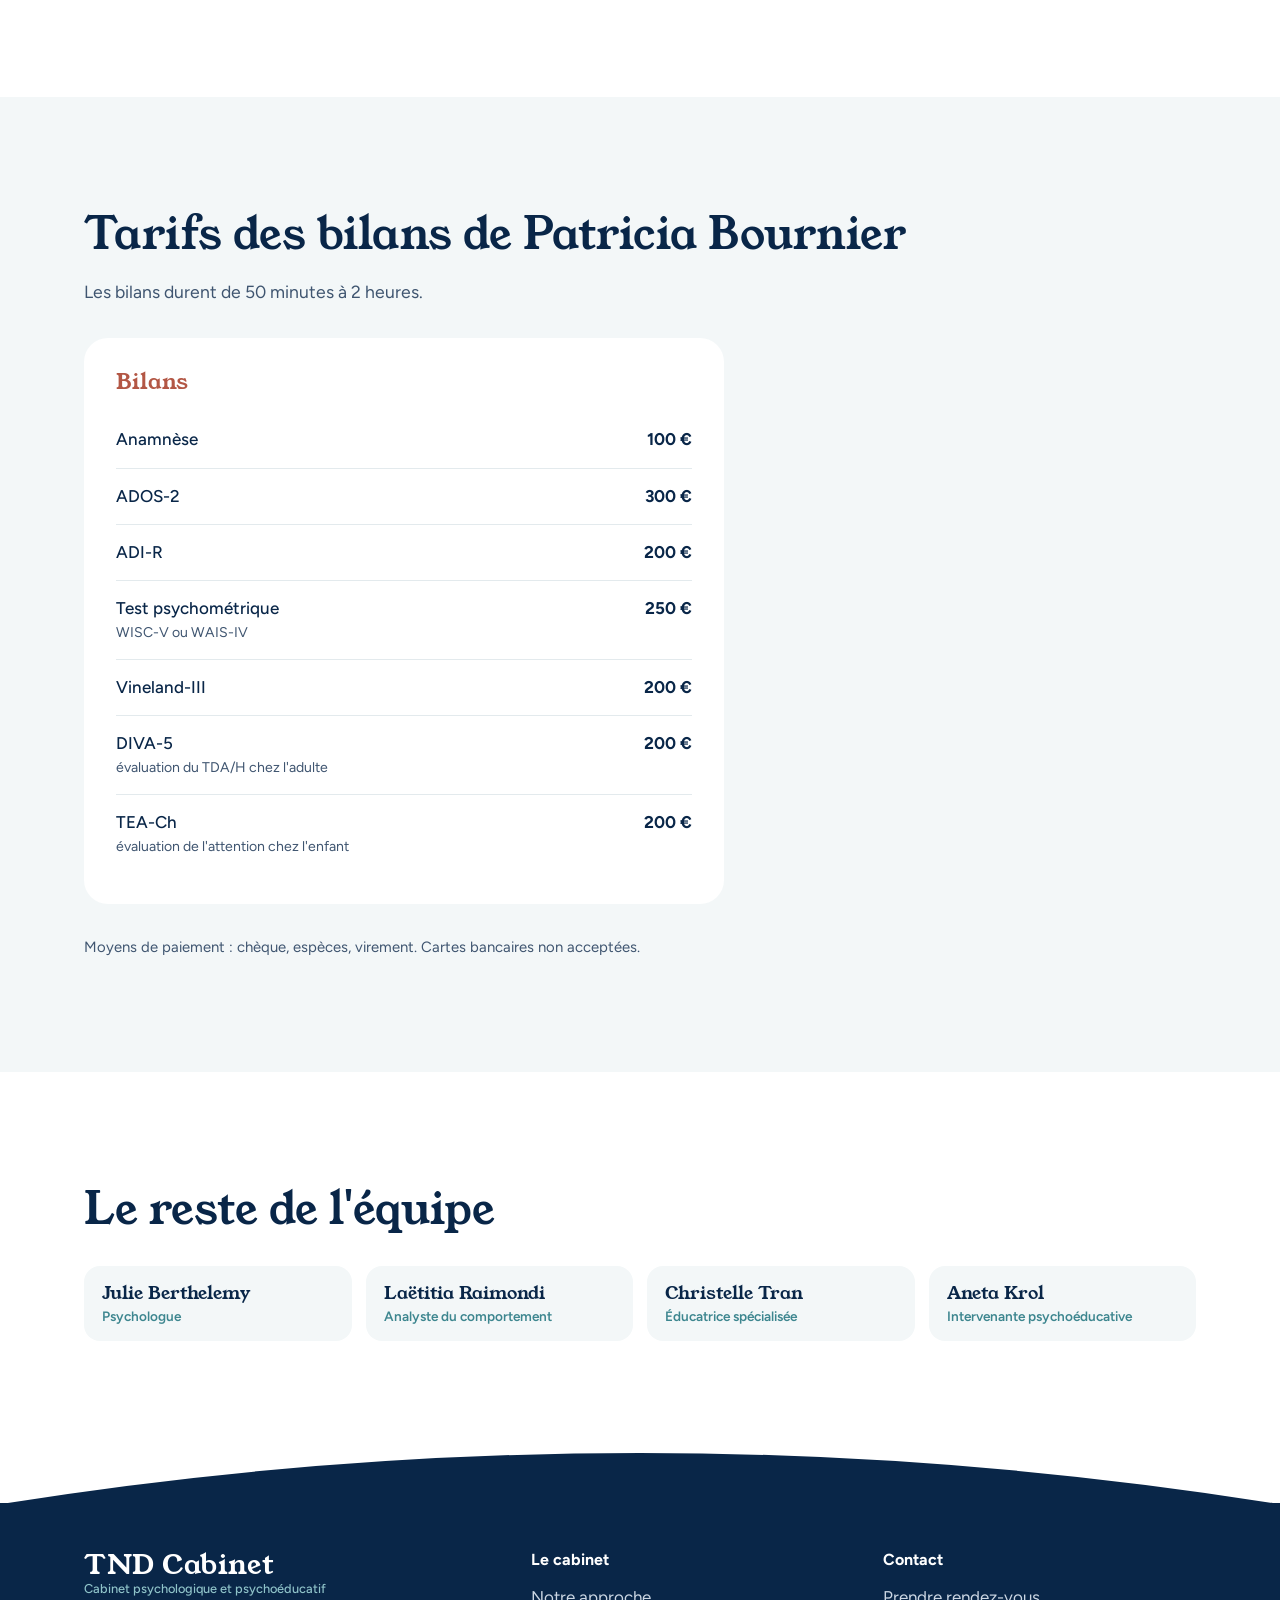
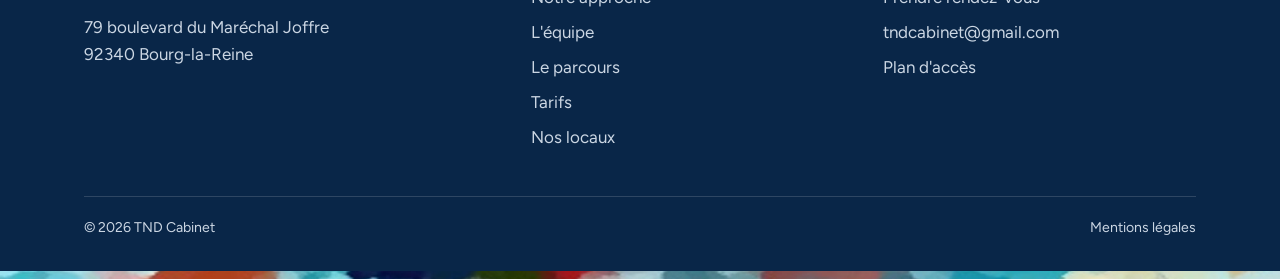
<file: patricia-bournier.html>
<!DOCTYPE html>
<html lang="fr">
<head>
<meta charset="UTF-8">
<meta name="viewport" content="width=device-width, initial-scale=1, viewport-fit=cover">
<title>Patricia Bournier, psychologue | TND Cabinet à Bourg-la-Reine</title>
<meta name="description" content="Patricia Bournier, psychologue chez TND Cabinet à Bourg-la-Reine : parcours, accompagnements proposés et tarifs.">
<link rel="preconnect" href="https://fonts.googleapis.com">
<link rel="preconnect" href="https://fonts.gstatic.com" crossorigin>
<link href="https://fonts.googleapis.com/css2?family=Young+Serif&family=Figtree:wght@400;500;600;700&display=swap" rel="stylesheet">
<link rel="icon" href="favicon.svg" type="image/svg+xml">
<link rel="icon" href="favicon-32.png" type="image/png" sizes="32x32">
<link rel="apple-touch-icon" href="apple-touch-icon.png">
<meta name="theme-color" content="#092648">
<link rel="stylesheet" href="style.css">
</head>
<body>

<header class="entete">
  <div class="motif-bande" aria-hidden="true"></div>
  <div class="conteneur">
    <a href="index.html" class="logo" aria-label="TND Cabinet, accueil">
      <strong>TND Cabinet</strong>
      <span>Cabinet psychologique et psychoéducatif</span>
    </a>
    <button class="burger" aria-label="Ouvrir le menu" aria-expanded="false" aria-controls="menu">
      <span></span><span></span><span></span>
    </button>
    <nav class="nav" id="menu" aria-label="Navigation principale">
      <ul>
        <li><a href="index.html#cabinet">Le cabinet</a></li>
        <li><a href="equipe.html" aria-current="page">L'équipe</a></li>
        <li><a href="index.html#parcours">Le parcours</a></li>
        <li><a href="index.html#tarifs">Tarifs</a></li>
        <li><a href="index.html#acces">Accès</a></li>
      </ul>
      <div class="nav-rdv">
        <a href="https://perfactive.fr/patricia-bournier/info" class="btn btn-principal btn-rdv" target="_blank" rel="noopener">Prendre rendez-vous<span>Bilans</span></a>
      </div>
    </nav>
  </div>
</header>

<main id="haut">

  <section class="bande hero hero-personne" aria-labelledby="titre-personne">
    <div class="conteneur">
      <div>
        <nav class="fil" aria-label="Fil d'Ariane"><a href="index.html">Accueil</a><span aria-hidden="true">/</span><a href="equipe.html">L'équipe</a><span aria-hidden="true">/</span><span aria-current="page">Patricia Bournier</span></nav>
        <p class="role-hero">Psychologue</p>
        <h1 id="titre-personne">Patricia Bournier</h1>
        <p>Bilans pré-diagnostics TSA et TDA/H, et formations.</p>
        <div class="actions">
          <a href="mailto:patricia.bournier.2@gmail.com" class="btn btn-principal">Écrire à Patricia Bournier</a>
          <a href="#tarifs-perso" class="btn btn-contour">Voir les tarifs des bilans</a>
        </div>
      </div>
      <img class="img arche " src="images/patricia.jpg" alt="Portrait de Patricia Bournier" width="720" height="960">
    </div>
  </section>
  <svg class="courbe courbe-bas hero-couleur" viewBox="0 0 1440 56" preserveAspectRatio="none" aria-hidden="true"><path d="M0 0 Q720 112 1440 0 Z"/></svg>

  <section class="section intro-section">
    <div class="conteneur personne">
      <div class="personne-texte">
        <h2>Parcours</h2>
        <p class="info-profil">Proche de la retraite, je n'assure plus de prise en charge. Je réalise uniquement des bilans pré-diagnostics TSA et TDA/H et je dispense des formations.</p>
        <div class="bio">
        <p>Cofondatrice du cabinet en 2017, j'ai d'abord travaillé plusieurs années comme intervenante psychoéducative, supervisée, auprès d'enfants présentant un TND, avant de reprendre mes études pour devenir psychologue.</p>
        <p>J'ai effectué mes stages dans plusieurs structures spécialisées TSA : deux IME, un SESSAD TSA et un centre de diagnostic TSA pour adultes dirigé par le Dr Ramos.</p>
        </div>
        <dl class="details">
          <div><dt>Diplômes et formations</dt><dd>Master 2 de psychologie clinique du développement, nombreuses formations sur le TSA depuis 25 ans, ICV, ACT</dd></div>
          <div><dt>Spécialisations</dt><dd>ABA, TEACCH</dd></div>
          <div><dt>Approche</dt><dd>Cognitive et comportementale</dd></div>
          <div><dt>Public</dt><dd>Enfants, adolescents et adultes, TSA, TDAH, TOP</dd></div>
          <div><dt>Propose</dt><dd>Bilans pré-diagnostics TSA et TDA/H, bilan TEA-Ch, formations</dd></div>
          <div><dt>Langue</dt><dd>Français</dd></div>
        </dl>
      </div>
      <aside class="personne-contact" aria-labelledby="titre-contact-perso">
        <h2 id="titre-contact-perso">Contact</h2>
        <div class="coords">
          <a href="tel:+33686496718">06 86 49 67 18</a>
          <a href="mailto:patricia.bournier.2@gmail.com">patricia.bournier.2@gmail.com</a>
          <a href="mailto:tndcabinet@gmail.com">tndcabinet@gmail.com</a>
        </div>
        <p class="adresse-perso">79 boulevard du Maréchal Joffre<br>92340 Bourg-la-Reine<br>1er étage, porte de droite</p>
      </aside>
    </div>
  </section>

  <section class="section tarifs-fond" id="tarifs-perso" aria-labelledby="titre-tarifs-perso">
    <div class="conteneur">
      <h2 id="titre-tarifs-perso">Tarifs des bilans de Patricia Bournier</h2>
      <p class="chapeau">Les bilans durent de 50 minutes à 2 heures.</p>
      <div class="tarifs tarifs-1">
        <div class="tarif-bloc">
          <h3>Bilans</h3>
          <dl>
            <div class="ligne"><dt>Anamnèse</dt><dd>100 €</dd></div>
            <div class="ligne"><dt>ADOS-2</dt><dd>300 €</dd></div>
            <div class="ligne"><dt>ADI-R</dt><dd>200 €</dd></div>
            <div class="ligne"><dt>Test psychométrique<small>WISC-V ou WAIS-IV</small></dt><dd>250 €</dd></div>
            <div class="ligne"><dt>Vineland-III</dt><dd>200 €</dd></div>
            <div class="ligne"><dt>DIVA-5<small>évaluation du TDA/H chez l'adulte</small></dt><dd>200 €</dd></div>
            <div class="ligne"><dt>TEA-Ch<small>évaluation de l'attention chez l'enfant</small></dt><dd>200 €</dd></div>
          </dl>
        </div>
        <p class="note">Moyens de paiement : chèque, espèces, virement. Cartes bancaires non acceptées.</p>
      </div>
    </div>
  </section>

  <section class="section" aria-labelledby="titre-autres">
    <div class="conteneur">
      <h2 id="titre-autres">Le reste de l'équipe</h2>
      <ul class="sommaire sommaire-4">
        <li><a href="julie-berthelemy.html">Julie Berthelemy<span>Psychologue</span></a></li>
        <li><a href="laetitia-raimondi.html">Laëtitia Raimondi<span>Analyste du comportement</span></a></li>
        <li><a href="christelle-tran.html">Christelle Tran<span>Éducatrice spécialisée</span></a></li>
        <li><a href="aneta-krol.html">Aneta Krol<span>Intervenante psychoéducative</span></a></li>
      </ul>
    </div>
  </section>

</main>

<svg class="courbe courbe-haut pied-couleur" viewBox="0 0 1440 56" preserveAspectRatio="none" aria-hidden="true"><path d="M0 56 Q720 -56 1440 56 Z"/></svg>
<footer class="pied">
  <div class="conteneur">
    <div class="pied-grille">
      <div>
        <a href="index.html" class="logo"><strong>TND Cabinet</strong><span>Cabinet psychologique et psychoéducatif</span></a>
        <p class="adresse">79 boulevard du Maréchal Joffre<br>92340 Bourg-la-Reine</p>
      </div>
      <div>
        <h3>Le cabinet</h3>
        <ul>
          <li><a href="index.html#cabinet">Notre approche</a></li>
          <li><a href="equipe.html">L'équipe</a></li>
          <li><a href="index.html#parcours">Le parcours</a></li>
          <li><a href="index.html#tarifs">Tarifs</a></li>
          <li><a href="nos-locaux.html">Nos locaux</a></li>
        </ul>
      </div>
      <div>
        <h3>Contact</h3>
        <ul>
          <li><a href="index.html#contact">Prendre rendez-vous</a></li>
          <li><a href="mailto:tndcabinet@gmail.com">tndcabinet@gmail.com</a></li>
          <li><a href="index.html#acces">Plan d'accès</a></li>
        </ul>
      </div>
    </div>
    <div class="pied-bas">
      <span>© 2026 TND Cabinet</span>
      <a href="mentions-legales.html">Mentions légales</a>
    </div>
  </div>
  <div class="motif-bande" aria-hidden="true"></div>
</footer>

<script src="script.js" defer></script>
</body>
</html>
</file>
<file: style.css>
/* TND Cabinet - feuille de styles */

:root {
  --blanc: #FFFFFF;
  --teal: #3D868F;
  --terracotta: #B35745;
  --marine: #092648;
  --texte: #092648;
  --texte-doux: #3F5570;
  --gris-img: #D9DCDF;
  --gris-img-texte: #7A828A;
  --fond-doux: #F3F7F8;
  --serif: "Young Serif", Georgia, "Times New Roman", serif;
  --sans: "Figtree", "Segoe UI", Roboto, Helvetica, Arial, sans-serif;
  --largeur: 1160px;
  --courbe: clamp(22px, 4vw, 56px);
  color-scheme: light;
  box-sizing: border-box;
  padding-top: env(safe-area-inset-top, 0px);
  padding-bottom: env(safe-area-inset-bottom, 0px);
}
*, *::before, *::after { box-sizing: inherit; }
html { scroll-behavior: smooth; scroll-padding-top: calc(env(safe-area-inset-top, 0px) + 84px); }
body {
  margin: 0;
  background: var(--blanc);
  color: var(--texte);
  font-family: var(--sans);
  font-size: 1.0625rem;
  line-height: 1.6;
  -webkit-font-smoothing: antialiased;
}
img { max-width: 100%; display: block; }
a { color: inherit; }
h1, h2, h3 { font-family: var(--serif); font-weight: 400; line-height: 1.15; margin: 0; }
h2 { font-size: clamp(1.9rem, 3.4vw, 2.75rem); }
h3 { font-size: 1.35rem; }
p { margin: 0; }
.conteneur { width: 100%; max-width: var(--largeur); margin: 0 auto; padding: 0 24px; }
:focus-visible { outline: 3px solid var(--terracotta); outline-offset: 3px; border-radius: 4px; }
@media (prefers-reduced-motion: reduce) { html { scroll-behavior: auto; } * { transition: none !important; } }

/* Images à remplacer */
.img {
  background: var(--gris-img);
  color: var(--gris-img-texte);
  display: flex; align-items: center; justify-content: center;
  font-size: .85rem; text-align: center; padding: 12px;
}
.arche { border-radius: 999px 999px 18px 18px; }

/* Boutons */
.btn {
  display: inline-block; text-decoration: none; font-weight: 600;
  padding: 14px 26px; border-radius: 999px; font-size: 1rem;
  border: 2px solid transparent; transition: background .2s, color .2s, border-color .2s;
  cursor: pointer; font-family: var(--sans);
}
.btn-principal { background: var(--terracotta); color: var(--blanc); }
.btn-principal:hover { background: #9A4839; }
.btn-contour { border-color: currentColor; color: var(--blanc); }
.btn-contour:hover { background: var(--blanc); color: var(--marine); border-color: var(--blanc); }

/* En-tête */
.entete {
  position: sticky; top: env(safe-area-inset-top, 0px); z-index: 50;
  background: var(--blanc); border-bottom: 1px solid #E6ECEF;
}
.entete .conteneur { display: flex; align-items: center; justify-content: space-between; height: 76px; gap: 24px; }
.logo { text-decoration: none; display: flex; flex-direction: column; line-height: 1; }
.logo strong { font-family: var(--serif); font-weight: 400; font-size: 1.75rem; color: var(--marine); letter-spacing: .02em; }
.logo span { font-size: .8rem; color: var(--teal); margin-top: 4px; font-weight: 500; }
.nav { display: flex; align-items: center; gap: 28px; }
.nav ul { list-style: none; display: flex; gap: 26px; margin: 0; padding: 0; }
.nav ul a { text-decoration: none; font-weight: 500; font-size: .98rem; }
.nav ul a:hover { color: var(--terracotta); }
.nav .btn { padding: 11px 20px; font-size: .95rem; }
.burger { display: none; background: none; border: 0; padding: 8px; cursor: pointer; color: var(--marine); }
.burger span { display: block; width: 26px; height: 2px; background: currentColor; margin: 6px 0; border-radius: 2px; }

@media (max-width: 960px) {
  .burger { display: block; }
  .nav {
    display: none; position: absolute; left: 0; right: 0; top: 76px;
    background: var(--blanc); flex-direction: column; align-items: stretch;
    padding: 12px 24px 28px; border-bottom: 1px solid #E6ECEF; gap: 18px;
  }
  .nav.ouvert { display: flex; }
  .nav ul { flex-direction: column; gap: 0; }
  .nav ul a { display: block; padding: 14px 0; border-bottom: 1px solid #EEF2F4; font-size: 1.05rem; }
  .nav .btn { text-align: center; }
}

/* Bandes colorées courbées */
.bande { position: relative; }
.courbe { display: block; width: 100%; height: var(--courbe); }
.courbe path { fill: currentColor; }
.courbe-haut { margin-bottom: -1px; }
.courbe-bas { margin-top: -1px; }

/* Hero */
.hero { background: var(--marine); color: var(--blanc); }
.hero .conteneur {
  display: grid; grid-template-columns: 1.15fr .85fr; gap: 56px; align-items: center;
  padding-top: clamp(48px, 7vw, 96px); padding-bottom: clamp(24px, 4vw, 48px);
}
.hero h1 { font-size: clamp(2.4rem, 5.2vw, 4.1rem); max-width: 14ch; }
.hero p { margin-top: 24px; font-size: 1.15rem; max-width: 52ch; color: #D7E1EC; }
.hero .actions { margin-top: 36px; display: flex; gap: 14px; flex-wrap: wrap; }
.hero .img { aspect-ratio: 4 / 5; background: #2A4462; color: #9FB3C8; }
.hero-couleur { color: var(--marine); }

/* Sections génériques */
.section { padding: clamp(64px, 9vw, 112px) 0; }
.intro-section { margin-top: 20px; }
.chapeau { margin-top: 18px; color: var(--texte-doux); max-width: 60ch; font-size: 1.1rem; }

/* Le cabinet */
.cabinet { display: grid; grid-template-columns: 1fr 1fr; gap: 64px; align-items: start; }
.cabinet .texte p + p { margin-top: 16px; }
.cabinet .texte p { max-width: 60ch; }
.cabinet h2 { margin-bottom: 24px; }
.valeurs { list-style: none; margin: 40px 0 0; padding: 0; display: grid; grid-template-columns: 1fr 1fr; gap: 28px 32px; }
.valeurs li { border-left: 3px solid var(--teal); padding-left: 16px; }
.valeurs strong { display: block; font-family: var(--serif); font-weight: 400; font-size: 1.3rem; color: var(--marine); margin-bottom: 4px; }
.valeurs span { color: var(--texte-doux); font-size: .98rem; }
.cabinet .img { aspect-ratio: 1 / 1; border-radius: 24px; }

/* Public accueilli */
.publics { display: grid; grid-template-columns: repeat(4, 1fr); gap: 28px; margin-top: 48px; }
.public { background: var(--fond-doux); border-radius: 24px; padding: 32px 28px; }
.public h3 { color: var(--teal); margin-bottom: 10px; font-size: 1.6rem; }
.public p { color: var(--texte-doux); }
.public .age { display: inline-block; margin-bottom: 18px; font-weight: 600; font-size: .9rem; color: var(--marine); background: var(--blanc); padding: 4px 12px; border-radius: 999px; }

/* Parcours */
.parcours { background: var(--teal); color: var(--blanc); }
.parcours-couleur { color: var(--teal); }
.parcours .conteneur { padding-top: clamp(40px, 6vw, 72px); padding-bottom: clamp(40px, 6vw, 72px); }
.parcours .chapeau { color: #EAF4F5; }
.etapes { list-style: none; margin: 56px 0 0; padding: 0; display: grid; grid-template-columns: repeat(5, 1fr); gap: 18px; position: relative; counter-reset: etape; }
.etapes::before {
  content: ""; position: absolute; left: 8%; right: 8%; top: 26px; height: 2px;
  background: rgba(255,255,255,.45);
}
.etape { position: relative; counter-increment: etape; display: flex; flex-direction: column; }
.etape .num {
  width: 54px; height: 54px; border-radius: 50%;
  background: var(--blanc); color: var(--teal);
  display: flex; align-items: center; justify-content: center;
  font-family: var(--serif); font-size: 1.4rem; position: relative; z-index: 1;
}
.etape .carte { background: var(--blanc); color: var(--marine); border-radius: 18px; padding: 22px 20px; margin-top: 18px; flex: 1; }
.etape h3 { font-size: 1.2rem; margin-bottom: 8px; }
.etape p { font-size: .95rem; color: var(--texte-doux); }
.parcours .suite { margin-top: 48px; }

/* Équipe */
.equipe-tete { display: flex; justify-content: space-between; align-items: end; gap: 24px; flex-wrap: wrap; }
.lien { font-weight: 600; color: var(--marine); text-underline-offset: 4px; text-decoration-thickness: 2px; text-decoration-color: var(--terracotta); }
.lien:hover { color: var(--terracotta); }
.equipe { list-style: none; margin: 48px 0 0; padding: 0; display: grid; grid-template-columns: repeat(5, 1fr); gap: 24px; }
.membre .img { aspect-ratio: 3 / 4; }
.membre h3 { margin-top: 18px; font-size: 1.3rem; }
.membre .role { color: var(--teal); font-weight: 600; font-size: .95rem; margin-top: 2px; }
.membre p.desc { color: var(--texte-doux); font-size: .93rem; margin-top: 8px; }

/* Tarifs */
.tarifs-fond { background: var(--fond-doux); }
.tarifs { display: grid; grid-template-columns: 1fr 1fr; gap: 32px; margin-top: 48px; }
.tarif-bloc { background: var(--blanc); border-radius: 24px; padding: 32px; }
.tarif-bloc h3 { color: var(--terracotta); margin-bottom: 18px; }
.tarif-bloc dl { margin: 0; }
.ligne { display: flex; justify-content: space-between; gap: 16px; padding: 14px 0; border-bottom: 1px solid #E3EAED; }
.ligne:last-child { border-bottom: 0; }
.ligne dt { font-weight: 500; }
.ligne dt small { display: block; color: var(--texte-doux); font-weight: 400; font-size: .88rem; }
.ligne dd { margin: 0; font-weight: 700; white-space: nowrap; color: var(--marine); }
.note { margin-top: 24px; color: var(--texte-doux); font-size: .93rem; }

/* Accès */
.acces { background: var(--terracotta); color: var(--blanc); }
.acces-couleur { color: var(--terracotta); }
.acces .conteneur {
  display: grid; grid-template-columns: 1fr 1fr; gap: 56px; align-items: center;
  padding-top: clamp(40px, 6vw, 72px); padding-bottom: clamp(40px, 6vw, 72px);
}
.infos-acces { list-style: none; margin: 32px 0 0; padding: 0; display: grid; gap: 22px; }
.infos-acces strong { display: block; font-family: var(--serif); font-weight: 400; font-size: 1.2rem; }
.infos-acces span { color: #F8E6E1; }
.visuels-acces { display: grid; grid-template-columns: 1fr 1fr; gap: 18px; }
.visuels-acces .img { aspect-ratio: 1 / 1; border-radius: 20px; background: #C98A7C; color: #F5DCD5; }
.visuels-acces .carte-img { grid-column: 1 / -1; aspect-ratio: 16 / 9; }
.acces .btn { margin-top: 36px; background: var(--blanc); color: var(--terracotta); }
.acces .btn:hover { background: var(--marine); color: var(--blanc); }

/* Contact */
.contacts { list-style: none; margin: 40px 0 0; padding: 0; border-top: 1px solid #DCE5E9; }
.contact-carte { display: grid; grid-template-columns: 1.3fr 1fr 1.4fr; gap: 6px 32px; align-items: center; padding: 22px 0; border-bottom: 1px solid #DCE5E9; }
.contact-carte .qui { display: flex; flex-direction: column; }
.contact-carte h3 { font-size: 1.3rem; }
.contact-carte .role { color: var(--teal); font-weight: 600; font-size: .95rem; margin-top: 2px; }
.contact-carte a { font-weight: 600; text-decoration: none; color: var(--marine); overflow-wrap: anywhere; }
.contact-carte a:hover { color: var(--terracotta); text-decoration: underline; }
@media (max-width: 760px) {
  .contact-carte { grid-template-columns: 1fr; gap: 4px; }
  .contact-carte .qui { margin-bottom: 6px; }
}

/* Pied de page */
.pied { background: var(--marine); color: #CBD6E3; }
.pied-couleur { color: var(--marine); }
.pied .conteneur { padding-top: 48px; padding-bottom: 32px; }
.pied-grille { display: grid; grid-template-columns: 1.3fr 1fr 1fr; gap: 40px; }
.pied .logo strong { color: var(--blanc); }
.pied .logo span { color: #8FC3C9; }
.pied h3 { font-family: var(--sans); font-weight: 700; font-size: 1rem; color: var(--blanc); margin-bottom: 14px; }
.pied ul { list-style: none; margin: 0; padding: 0; display: grid; gap: 8px; }
.pied a { text-decoration: none; }
.pied a:hover { color: var(--blanc); text-decoration: underline; }
.pied .adresse { margin-top: 18px; }
.pied-bas { margin-top: 44px; padding-top: 20px; border-top: 1px solid rgba(255,255,255,.15); display: flex; justify-content: space-between; gap: 16px; flex-wrap: wrap; font-size: .88rem; }

/* Responsive */
@media (max-width: 1080px) {
  .equipe { grid-template-columns: repeat(3, 1fr); }
  .etapes { grid-template-columns: repeat(3, 1fr); row-gap: 36px; }
  .etapes::before { display: none; }
}
@media (max-width: 860px) {
  .hero .conteneur, .cabinet, .acces .conteneur, .tarifs { grid-template-columns: 1fr; }
  .hero .conteneur { gap: 40px; }
  .hero .img { max-width: 360px; aspect-ratio: 1 / 1; }
  .cabinet { gap: 40px; }
  .cabinet .img { order: -1; aspect-ratio: 16 / 10; }
  .publics { grid-template-columns: 1fr 1fr; }
  .pied-grille { grid-template-columns: 1fr 1fr; }
  .pied-grille > :first-child { grid-column: 1 / -1; }
}
@media (max-width: 640px) {
  body { font-size: 1rem; }
  .etapes { grid-template-columns: 1fr; gap: 0; }
  .etapes::before { display: block; left: 26px; right: auto; top: 20px; bottom: 20px; width: 2px; height: auto; }
  .etape { display: grid; grid-template-columns: 54px 1fr; gap: 16px; padding-bottom: 18px; }
  .etape .carte { margin-top: 0; }
  .equipe { grid-template-columns: 1fr 1fr; gap: 20px; }
  .valeurs { grid-template-columns: 1fr; }
  .publics { grid-template-columns: 1fr; }
  .tarif-bloc { padding: 24px 20px; }
  .pied-grille { grid-template-columns: 1fr; }
  .hero .actions .btn { flex: 1 1 auto; text-align: center; }
}
/* Motif de la charte (entête des factures) */
.motif-bande {
  height: 8px;
  background: #3D868F url("images/motif.jpg") center / cover no-repeat;
}

/* Photos réelles */
img.img { width: 100%; height: auto; padding: 0; object-fit: cover; object-position: 50% 25%; }
.membre img.img, .membre .img { aspect-ratio: 3 / 4; }

/* Cartes équipe cliquables */
.membre-lien { text-decoration: none; display: block; }
.membre-lien:hover h3 { color: var(--terracotta); }
.membre-lien .img { transition: transform .25s; }
.membre-lien:hover .img { transform: translateY(-4px); }
.nav ul a[aria-current="page"] { color: var(--terracotta); }

/* Contact */
.contact-carte .precision { font-size: .88rem; color: var(--terracotta); font-weight: 600; margin-top: 2px; }
.chapeau .lien { font-size: inherit; }

/* Page équipe */
.hero-page .conteneur { display: block; padding-top: clamp(48px, 6vw, 80px); padding-bottom: clamp(16px, 3vw, 32px); }
.hero-page h1 { max-width: none; }
.histoire { display: grid; grid-template-columns: .7fr 1.3fr; gap: 48px; }
.histoire p { max-width: 64ch; }
.histoire p + p { margin-top: 16px; }
.sommaire { list-style: none; margin: 56px 0 0; padding: 0; display: grid; grid-template-columns: repeat(5, 1fr); gap: 14px; }
.sommaire a { display: block; text-decoration: none; padding: 16px 18px; border-radius: 16px; background: var(--fond-doux); font-family: var(--serif); font-size: 1.1rem; line-height: 1.25; }
.sommaire a span { display: block; font-family: var(--sans); font-size: .85rem; color: var(--teal); font-weight: 600; margin-top: 4px; }
.sommaire a:hover { background: var(--marine); color: var(--blanc); }
.sommaire a:hover span { color: #8FC3C9; }
.info-profil { margin-top: 20px; background: var(--fond-doux); border-left: 3px solid var(--terracotta); padding: 14px 18px; border-radius: 0 12px 12px 0; color: var(--marine); max-width: 64ch; }
.bio { margin-top: 20px; }
.bio p { max-width: 64ch; color: var(--texte-doux); }
.bio p + p { margin-top: 14px; }
.details { margin: 28px 0 0; display: grid; gap: 0; max-width: 72ch; }
.details > div { display: grid; grid-template-columns: 190px 1fr; gap: 20px; padding: 12px 0; border-bottom: 1px solid #E3EAED; }
.details dt { font-weight: 700; font-size: .93rem; }
.details dd { margin: 0; color: var(--texte-doux); font-size: .97rem; }
.cta .conteneur { text-align: center; }
.cta .chapeau { margin-left: auto; margin-right: auto; }

@media (max-width: 1080px) {
  .sommaire { grid-template-columns: repeat(3, 1fr); }
}
@media (max-width: 860px) {
  .histoire { grid-template-columns: 1fr; gap: 24px; }
    }
@media (max-width: 640px) {
  .sommaire { grid-template-columns: 1fr 1fr; }
  .details > div { grid-template-columns: 1fr; gap: 2px; }
}
@media (prefers-reduced-motion: reduce) { .membre-lien:hover .img { transform: none; } }

/* Ce que nous proposons */
.services { list-style: none; margin: 48px 0 0; padding: 0; display: grid; grid-template-columns: 1.15fr repeat(3, 1fr); gap: 20px; }
.service { border: 1.5px solid #DCE5E9; border-radius: 20px; padding: 28px 26px; border-top: 4px solid var(--teal); }
.service:nth-child(3n) { border-top-color: var(--terracotta); }
.service:nth-child(3n+1) { border-top-color: var(--marine); }
.service h3 { font-size: 1.3rem; margin-bottom: 10px; }
.service p { color: var(--texte-doux); font-size: .97rem; }

/* Tarifs, page d'accueil */
.infos-tarifs { list-style: none; margin: 40px 0 0; padding: 0; display: grid; grid-template-columns: repeat(3, 1fr); gap: 20px; }
.infos-tarifs li { background: var(--blanc); border-radius: 18px; padding: 22px 24px; }
.infos-tarifs strong { display: block; font-family: var(--serif); font-weight: 400; font-size: 1.25rem; color: var(--marine); }
.infos-tarifs span { color: var(--texte-doux); font-size: .95rem; }
.sommaire-tarifs { margin-top: 32px; }
.sommaire-tarifs a { background: var(--blanc); }
.sommaire a em { display: block; font-style: normal; font-family: var(--sans); font-size: .88rem; font-weight: 600; color: var(--terracotta); margin-top: 12px; text-decoration: underline; text-underline-offset: 3px; }
.sommaire a:hover em { color: var(--blanc); }
.sommaire-4 { grid-template-columns: repeat(4, 1fr); margin-top: 32px; }

/* Contact, page d'accueil */
.contact-carte h3 a { text-decoration: none; color: inherit; }
.contact-carte h3 a:hover { color: var(--terracotta); text-decoration: underline; }
.coords-ligne { display: contents; }

/* Page équipe */
.cartes-equipe { padding-bottom: clamp(56px, 8vw, 104px); }
.cartes-equipe .conteneur { display: grid; gap: 0; }
.carte-membre { display: grid; grid-template-columns: 200px 1fr; gap: 40px; align-items: center; padding: 36px 0; border-top: 1px solid #E3EAED; }
.carte-membre:first-child { border-top: 0; padding-top: 0; }
.carte-membre .img { aspect-ratio: 3 / 4; }
.carte-membre .role { color: var(--teal); font-weight: 600; }
.carte-membre h2 { font-size: clamp(1.6rem, 2.6vw, 2rem); margin-top: 4px; }
.carte-membre h2 a { text-decoration: none; }
.carte-membre h2 a:hover { color: var(--terracotta); }
.carte-membre .desc { color: var(--texte-doux); margin: 12px 0 16px; max-width: 68ch; }

/* Pages personnelles */
.hero-personne .img { aspect-ratio: 3 / 4; max-width: 380px; justify-self: end; width: 100%; }
.hero-personne div.img { background: #2A4462; color: #9FB3C8; }
.hero-personne h1 { max-width: none; font-size: clamp(2.4rem, 5vw, 3.8rem); }
.role-hero { color: #8FC3C9; font-weight: 600; margin-bottom: 8px; font-size: 1.05rem; }
.fil { font-size: .9rem; margin-bottom: 28px; display: flex; flex-wrap: wrap; gap: 8px; color: #A9BBCF; }
.fil a { color: #D7E1EC; }
.fil a:hover { color: var(--blanc); }
.hero .fil + .role-hero + h1 + p, .hero-personne p { margin-top: 0; }
.hero-personne h1 + p { margin-top: 20px; }
.personne { display: grid; grid-template-columns: 1fr 320px; gap: 64px; align-items: start; }
.personne-contact { background: var(--fond-doux); border-radius: 24px; padding: 28px; position: sticky; top: calc(env(safe-area-inset-top, 0px) + 108px); }
.personne-contact h2 { font-size: 1.5rem; margin-bottom: 16px; }
.coords { display: grid; gap: 8px; }
.coords a { font-weight: 600; text-decoration: none; color: var(--marine); overflow-wrap: anywhere; }
.coords a:hover { color: var(--terracotta); text-decoration: underline; }
.adresse-perso { margin-top: 20px; color: var(--texte-doux); font-size: .95rem; }
.tarifs-1 { grid-template-columns: minmax(0, 640px); }
.tarifs .note { grid-column: 1 / -1; margin-top: 0; }
.a-completer { color: var(--terracotta) !important; font-weight: 600 !important; }

@media (max-width: 1080px) {
  .services { grid-template-columns: 1fr 1fr; }
  .service-vedette { grid-column: 1 / -1; grid-row: auto; }
  .sommaire-4 { grid-template-columns: 1fr 1fr; }
}
@media (max-width: 860px) {
  .infos-tarifs { grid-template-columns: 1fr; }
  .personne { grid-template-columns: 1fr; gap: 40px; }
  .personne-contact { position: static; }
  .hero-personne .img { justify-self: start; max-width: 300px; }
}
@media (max-width: 640px) {
  .services { grid-template-columns: 1fr; }
  .carte-membre { grid-template-columns: 110px 1fr; gap: 20px; align-items: start; }
  .sommaire-4 { grid-template-columns: 1fr; }
}
.carte-photo { display: block; text-decoration: none; }

/* Texte repliable (Lire la suite) */
.texte-repliable p + p { margin-top: 16px; }
.texte-repliable[hidden] { display: none; }
.lire-plus {
  margin-top: 18px; background: none; border: 0; padding: 0; cursor: pointer;
  font: inherit; font-weight: 600; color: var(--marine);
  text-decoration: underline; text-decoration-color: var(--terracotta);
  text-decoration-thickness: 2px; text-underline-offset: 4px;
}
.lire-plus:hover { color: var(--terracotta); }

/* Bouton sous chaque membre */
.membre { display: flex; flex-direction: column; }
.membre .desc { flex: 1; }
.btn-mini {
  align-self: flex-start; margin-top: 16px; padding: 9px 18px; font-size: .9rem;
  border-color: var(--marine); color: var(--marine); background: transparent;
}
.btn-mini:hover { background: var(--marine); color: var(--blanc); }

/* Bilans mis en avant */
.service-vedette { grid-row: span 2; display: flex; flex-direction: column; justify-content: center; padding: 32px 28px; border-top-color: var(--teal) !important; }
.service-vedette h3 { font-size: 1.6rem; }
.service-vedette .lien { margin-top: 20px; align-self: flex-start; }

/* Histoire sur la page d'accueil */
.histoire-bloc { margin-top: 56px; background: var(--fond-doux); border-radius: 24px; padding: clamp(28px, 4vw, 44px); display: grid; grid-template-columns: .55fr 1.45fr; gap: 40px; }
.histoire-bloc h3 { font-size: clamp(1.5rem, 2.4vw, 1.9rem); }
.histoire-bloc p { max-width: 75ch; }
.histoire-bloc .texte-repliable p, .histoire-bloc .texte-repliable { margin-top: 16px; }
.histoire-bloc .lire-plus { margin-top: 16px; }
@media (max-width: 860px) { .histoire-bloc { grid-template-columns: 1fr; gap: 14px; } }

/* Procédure de bilan */
.procedure { list-style: none; margin: 48px 0 0; padding: 0; display: grid; gap: 16px; position: relative; }
.procedure::before { content: ""; position: absolute; left: 26px; top: 30px; bottom: 30px; width: 2px; background: rgba(255,255,255,.45); }
.pas { display: grid; grid-template-columns: 54px 1fr; gap: 24px; align-items: start; position: relative; }
.pas .num {
  width: 54px; height: 54px; border-radius: 50%; background: var(--blanc); color: var(--teal);
  display: flex; align-items: center; justify-content: center; font-family: var(--serif); font-size: 1.4rem; position: relative; z-index: 1;
}
.pas-carte { background: var(--blanc); color: var(--marine); border-radius: 18px; padding: 22px 28px; display: grid; grid-template-columns: 260px 1fr; gap: 28px; align-items: baseline; }
.pas-carte h3 { font-size: 1.3rem; }
.pas-precision { color: var(--teal); font-weight: 600; font-size: .9rem; margin-top: 4px; }
.pas-texte { color: var(--texte-doux); max-width: 78ch; }
.complement-titre { margin-top: 48px; font-size: 1.5rem; }
.complements { list-style: none; margin: 20px 0 0; padding: 0; display: grid; grid-template-columns: 1fr 1fr; gap: 16px; }
.complements li { border: 1.5px solid rgba(255,255,255,.6); border-radius: 18px; padding: 22px 26px; }
.complements h4 { margin: 0 0 8px; font-family: var(--serif); font-weight: 400; font-size: 1.25rem; }
.complements p { color: #EAF4F5; }
@media (max-width: 860px) {
  .pas-carte { grid-template-columns: 1fr; gap: 8px; padding: 20px 22px; }
  .complements { grid-template-columns: 1fr; }
}
@media (max-width: 640px) {
  .pas { grid-template-columns: 44px 1fr; gap: 14px; }
  .pas .num { width: 44px; height: 44px; font-size: 1.2rem; }
  .procedure::before { left: 21px; }
}
.note-medecin { margin-top: 14px; color: var(--marine) !important; font-weight: 600; font-size: .95rem; }
.insecable { white-space: nowrap; }
/* Contour léger pour les portraits sur fond clair */
img.arche { box-shadow: 0 0 0 1px #E3EAED; }

/* Titre du hero et renvoi */
.hero:not(.hero-page):not(.hero-personne) h1 { font-size: clamp(1.6rem, 3.6vw, 2.9rem); max-width: 22ch; }
.asterisque { color: #8FC3C9; }
.hero p.renvoi { margin-top: 12px; font-size: .95rem; color: #8FC3C9; }
.hero p.renvoi + p { margin-top: 20px; }

/* Carte Google Maps */
.carte-google { display: block; width: 100%; border: 0; border-radius: 20px; background: #C98A7C; }

/* Tarifs page d'accueil : séances */
.tarif-intro { color: var(--texte-doux); font-size: .97rem; }
.liste-intervenantes { list-style: none; margin: 18px 0 0; padding: 0; }
.liste-intervenantes a { display: flex; justify-content: space-between; align-items: baseline; gap: 16px; padding: 14px 0; border-bottom: 1px solid #E3EAED; text-decoration: none; }
.liste-intervenantes li:last-child a { border-bottom: 0; }
.liste-intervenantes .qui-nom { font-weight: 600; color: var(--marine); text-decoration: underline; text-decoration-color: var(--terracotta); text-decoration-thickness: 2px; text-underline-offset: 4px; }
.liste-intervenantes .qui-role { color: var(--teal); font-size: .9rem; font-weight: 600; text-align: right; }
.liste-intervenantes a:hover .qui-nom { color: var(--terracotta); }
.tarifs-fond .tarifs { margin-top: 32px; }
@media (max-width: 640px) { .liste-intervenantes a { flex-direction: column; gap: 2px; } .liste-intervenantes .qui-role { text-align: left; } }

/* Durées des étapes */
.pas-duree { margin-top: 10px; display: inline-flex; flex-wrap: wrap; gap: 6px; align-items: baseline; background: var(--fond-doux); border-radius: 10px; padding: 6px 10px; font-size: .88rem; font-weight: 600; color: var(--marine); }
.pas-duree span { color: var(--terracotta); text-transform: uppercase; letter-spacing: .04em; font-size: .75rem; }
.pas-titre { display: flex; flex-direction: column; align-items: flex-start; }
.pas-titre .pas-precision { order: 2; }
.pas-titre .pas-duree { order: 3; }

/* Contacts : emails empilés */
.contact-carte .mails { display: flex; flex-direction: column; gap: 4px; }
.contact-carte .mails a + a { font-weight: 500; color: var(--texte-doux); font-size: .95rem; }
@media (max-width: 760px) { .sans-tel { display: none; } }

/* Boutons de rendez-vous du hero */
.btn-rdv { display: inline-flex; flex-direction: column; align-items: flex-start; line-height: 1.2; padding: 12px 26px; border-radius: 18px; }
.btn-rdv span { font-size: .85rem; font-weight: 500; opacity: .85; margin-top: 2px; }
@media (max-width: 640px) { .btn-rdv { align-items: center; } }

/* Boutons de rendez-vous dans le menu */
.nav-rdv { display: flex; gap: 10px; }
.nav .btn-rdv { padding: 8px 18px; font-size: .9rem; border-radius: 14px; }
.nav .btn-rdv span { font-size: .78rem; }
.btn-contour-sombre { border-color: var(--marine); color: var(--marine); background: transparent; }
.btn-contour-sombre:hover { background: var(--marine); color: var(--blanc); }
@media (max-width: 960px) {
  .nav-rdv { flex-direction: column; }
  .nav .btn-rdv { align-items: center; padding: 12px 18px; }
}

/* Motif dans l'arche du hero */
.hero .hero-motif { object-fit: cover; object-position: center; background: #3D868F; box-shadow: none; }

/* Mobile : image du hero masquée et bouton de rendez-vous collant */
.cta-mobile { display: none; }
@media (max-width: 640px) {
  .hero .hero-motif { display: none; }
  .cta-mobile {
    display: block; position: fixed; left: 0; right: 0; bottom: 0; z-index: 60;
    padding: 12px 16px calc(12px + env(safe-area-inset-bottom, 0px));
    background: rgba(255,255,255,.96); border-top: 1px solid #E3EAED;
    box-shadow: 0 -6px 18px rgba(9,38,72,.08);
    transform: translateY(110%); transition: transform .25s ease;
  }
  .cta-mobile.visible { transform: translateY(0); }
  .cta-mobile .btn-rdv { display: flex; width: 100%; align-items: center; }
  body.avec-cta .pied { padding-bottom: 88px; }
}
@media (prefers-reduced-motion: reduce) { .cta-mobile { transition: none; } }

/* Ce que nous proposons : bande colorée courbée */
.propose { background: var(--marine); color: var(--blanc); }
.propose-couleur { color: var(--marine); }
.propose .conteneur { padding-top: clamp(40px, 6vw, 72px); padding-bottom: clamp(48px, 7vw, 80px); }
.propose .chapeau { color: #D7E1EC; }
.propose .service { background: var(--blanc); color: var(--marine); border: 0; border-top: 5px solid var(--teal); }
.propose .service:nth-child(odd) { border-top-color: var(--terracotta); }
.propose .service-vedette { border-top-color: var(--terracotta) !important; }

/* Page mentions légales */
.legal { display: grid; grid-template-columns: 240px 1fr; gap: 56px; align-items: start; }
.legal-sommaire { position: sticky; top: calc(env(safe-area-inset-top, 0px) + 108px); background: var(--fond-doux); border-radius: 20px; padding: 22px 24px; }
.legal-sommaire ul { list-style: none; margin: 0; padding: 0; display: grid; gap: 10px; }
.legal-sommaire a { text-decoration: none; font-size: .95rem; font-weight: 500; }
.legal-sommaire a:hover { color: var(--terracotta); text-decoration: underline; }
.legal-texte h2 { font-size: clamp(1.5rem, 2.4vw, 1.9rem); margin-top: 48px; margin-bottom: 14px; }
.legal-texte h2:first-child { margin-top: 0; }
.legal-texte p { color: var(--texte-doux); max-width: 72ch; }
.legal-texte p + p { margin-top: 12px; }
.legal-texte p a, .legal-texte dd a { color: var(--marine); font-weight: 600; text-underline-offset: 3px; }
.legal-texte .details { margin-top: 16px; }
.legal-texte .details dt small { display: block; font-weight: 500; color: var(--teal); font-size: .85rem; }
.legal-liste { margin: 12px 0; padding-left: 20px; color: var(--texte-doux); display: grid; gap: 6px; }
.maj { margin-top: 48px !important; font-size: .9rem; }
.a-completer { color: var(--terracotta); font-weight: 600; }
@media (max-width: 860px) {
  .legal { grid-template-columns: 1fr; gap: 32px; }
  .legal-sommaire { position: static; }
}

/* Photo du cabinet */
.cabinet .photo-cabinet { object-fit: cover; object-position: 50% 62%; }

/* Page Nos locaux */
.photo { margin: 0; }
.photo img { width: 100%; height: auto; border-radius: 20px; display: block; object-fit: cover; aspect-ratio: 3 / 4; background: var(--gris-img); }
.photo figcaption { margin-top: 10px; font-size: .9rem; color: var(--texte-doux); }
.locaux-arrivee { display: grid; grid-template-columns: 1.1fr .9fr .9fr; gap: 32px; align-items: start; }
.etapes-arrivee { list-style: none; counter-reset: arr; margin: 28px 0 32px; padding: 0; display: grid; gap: 18px; }
.etapes-arrivee li { counter-increment: arr; display: grid; grid-template-columns: 40px 1fr; column-gap: 14px; }
.etapes-arrivee li::before { content: counter(arr); grid-row: span 2; width: 40px; height: 40px; border-radius: 50%; background: var(--teal); color: var(--blanc); display: flex; align-items: center; justify-content: center; font-family: var(--serif); font-size: 1.15rem; }
.etapes-arrivee strong { font-family: var(--serif); font-weight: 400; font-size: 1.2rem; }
.etapes-arrivee span { color: var(--texte-doux); }
.locaux-attente { display: grid; grid-template-columns: .8fr 1.2fr; gap: 56px; align-items: center; }
.locaux-attente .photo { max-width: 420px; }
.locaux-bureaux { display: grid; grid-template-columns: repeat(4, 1fr); gap: 20px; margin-top: 40px; }
@media (max-width: 1080px) { .locaux-arrivee { grid-template-columns: 1fr 1fr; } .locaux-arrivee > div { grid-column: 1 / -1; } .locaux-bureaux { grid-template-columns: 1fr 1fr; } }
@media (max-width: 860px) { .locaux-attente { grid-template-columns: 1fr; gap: 28px; } }
@media (max-width: 480px) { .locaux-arrivee, .locaux-bureaux { grid-template-columns: 1fr; } }

/* Page d'accueil : photos réelles dans l'accès et lien vers les locaux */
.visuels-acces img.img { aspect-ratio: 1 / 1; object-fit: cover; padding: 0; width: 100%; height: auto; border-radius: 20px; }
.acces .btn-locaux { margin-top: 36px; margin-left: 10px; background: transparent; color: var(--blanc); border-color: var(--blanc); }
.acces .btn-locaux:hover { background: var(--blanc); color: var(--terracotta); }
.cabinet-figure { margin: 0; }
.cabinet-figure figcaption { margin-top: 14px; }
@media (max-width: 860px) { .cabinet-figure { order: -1; } .acces .btn-locaux { margin-left: 0; margin-top: 12px; } }

/* Façade : on garde le bas de la photo (trottoir, magasin voisin) */
.img-facade { object-position: center bottom !important; }

/* Façade recadrée sur le rez-de-chaussée */
.visuels-acces .facade-large { grid-column: 1 / -1; aspect-ratio: 2 / 1 !important; object-position: center !important; }
.locaux-arrivee { grid-template-columns: 1fr; gap: 40px; }
.locaux-arrivee .etapes-arrivee { grid-template-columns: repeat(3, 1fr); gap: 24px; }
.arrivee-photos { display: grid; grid-template-columns: 1.99fr .75fr; gap: 20px; align-items: start; }
.arrivee-photos .photo img { aspect-ratio: auto; height: auto; }
.arrivee-photos .photo:first-child img { aspect-ratio: 1400 / 702; }
.arrivee-photos .photo:last-child img { aspect-ratio: 865 / 1153; }
@media (max-width: 860px) {
  .locaux-arrivee .etapes-arrivee { grid-template-columns: 1fr; }
  .arrivee-photos { grid-template-columns: 1fr; }
  .arrivee-photos .photo:last-child { max-width: 360px; }
}

/* Aide au financement des bilans */
.aide-financement { margin-top: 28px; background: var(--blanc); border-left: 4px solid var(--teal); border-radius: 0 20px 20px 0; padding: 24px 28px; max-width: 820px; }
.aide-financement h3 { font-size: 1.3rem; margin-bottom: 12px; }
.aide-financement ul { margin: 0; padding-left: 20px; display: grid; gap: 10px; color: var(--texte-doux); }
.aide-financement a { color: var(--marine); font-weight: 600; text-underline-offset: 3px; text-decoration-color: var(--terracotta); text-decoration-thickness: 2px; }
.aide-financement a:hover { color: var(--terracotta); }

/* Deuxième procédure (TDA/H) */
.procedure-titre-2 { margin-top: 64px; }
</file>
